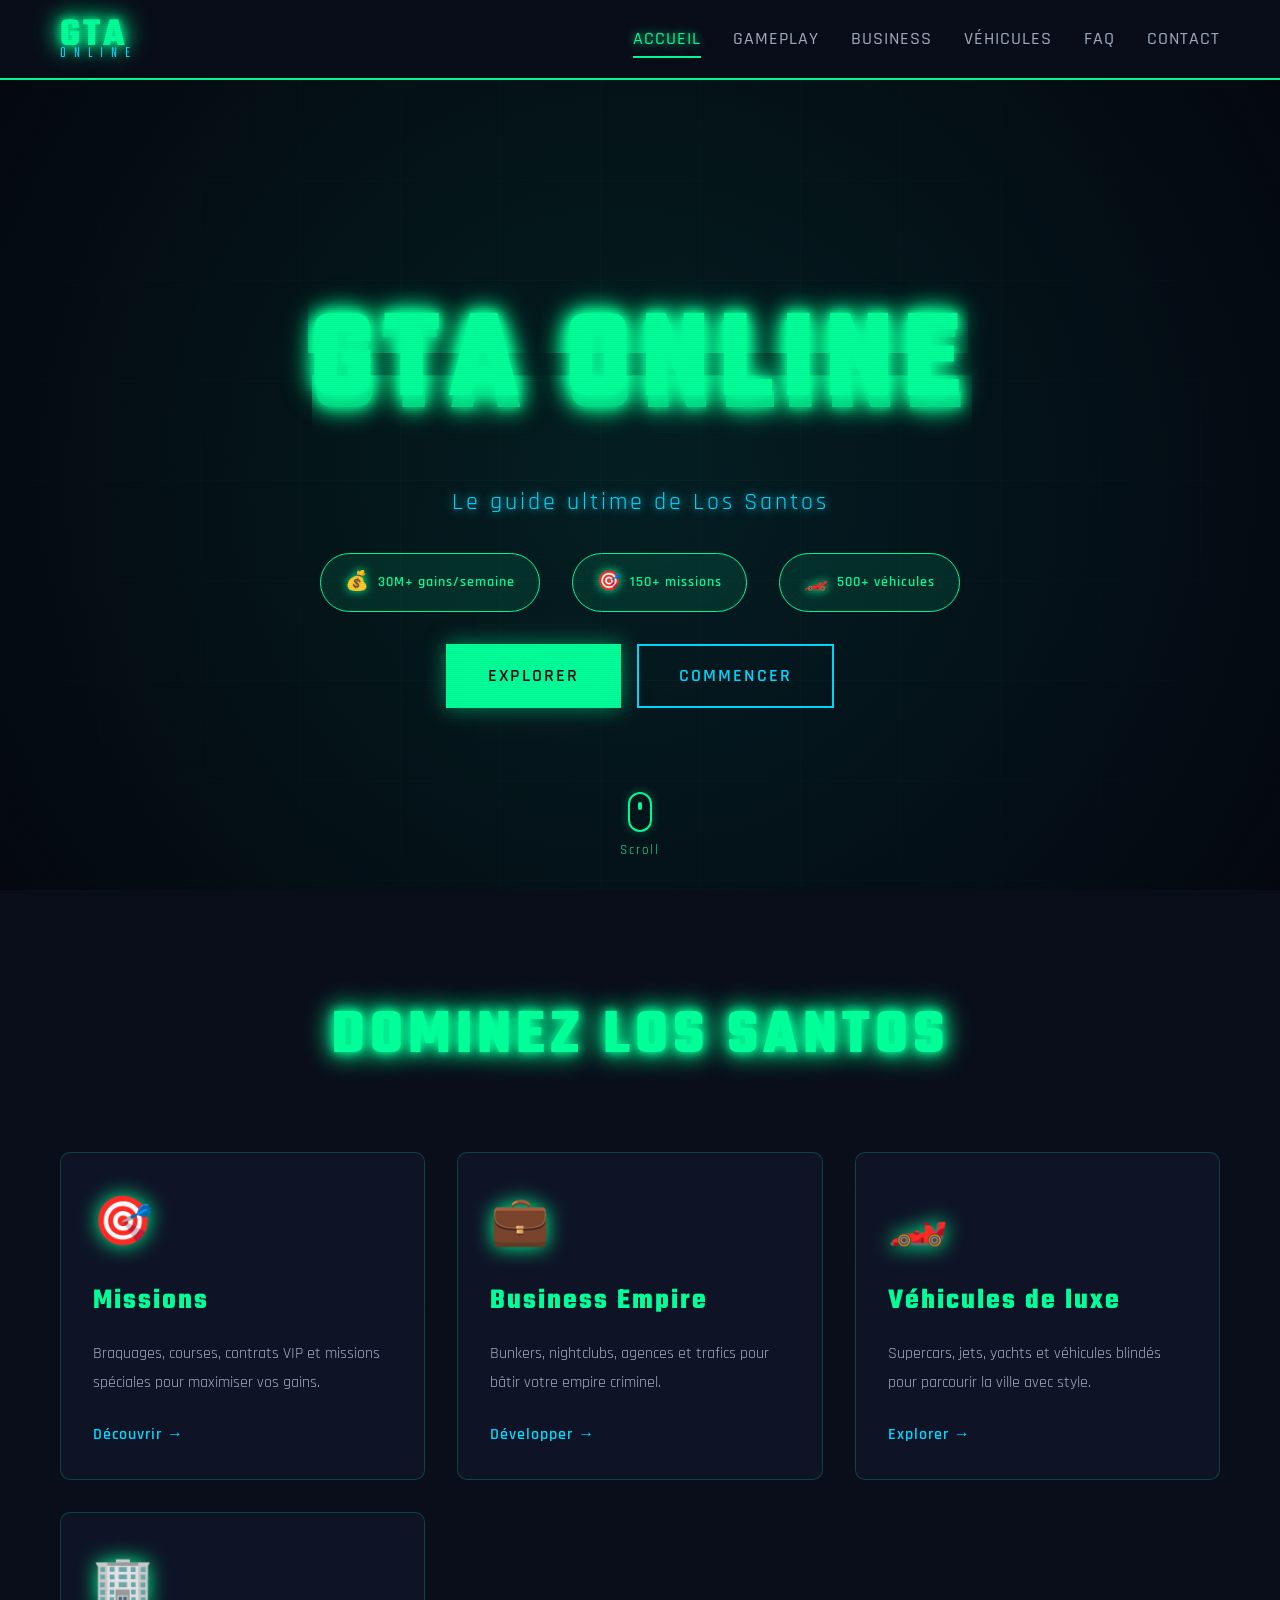
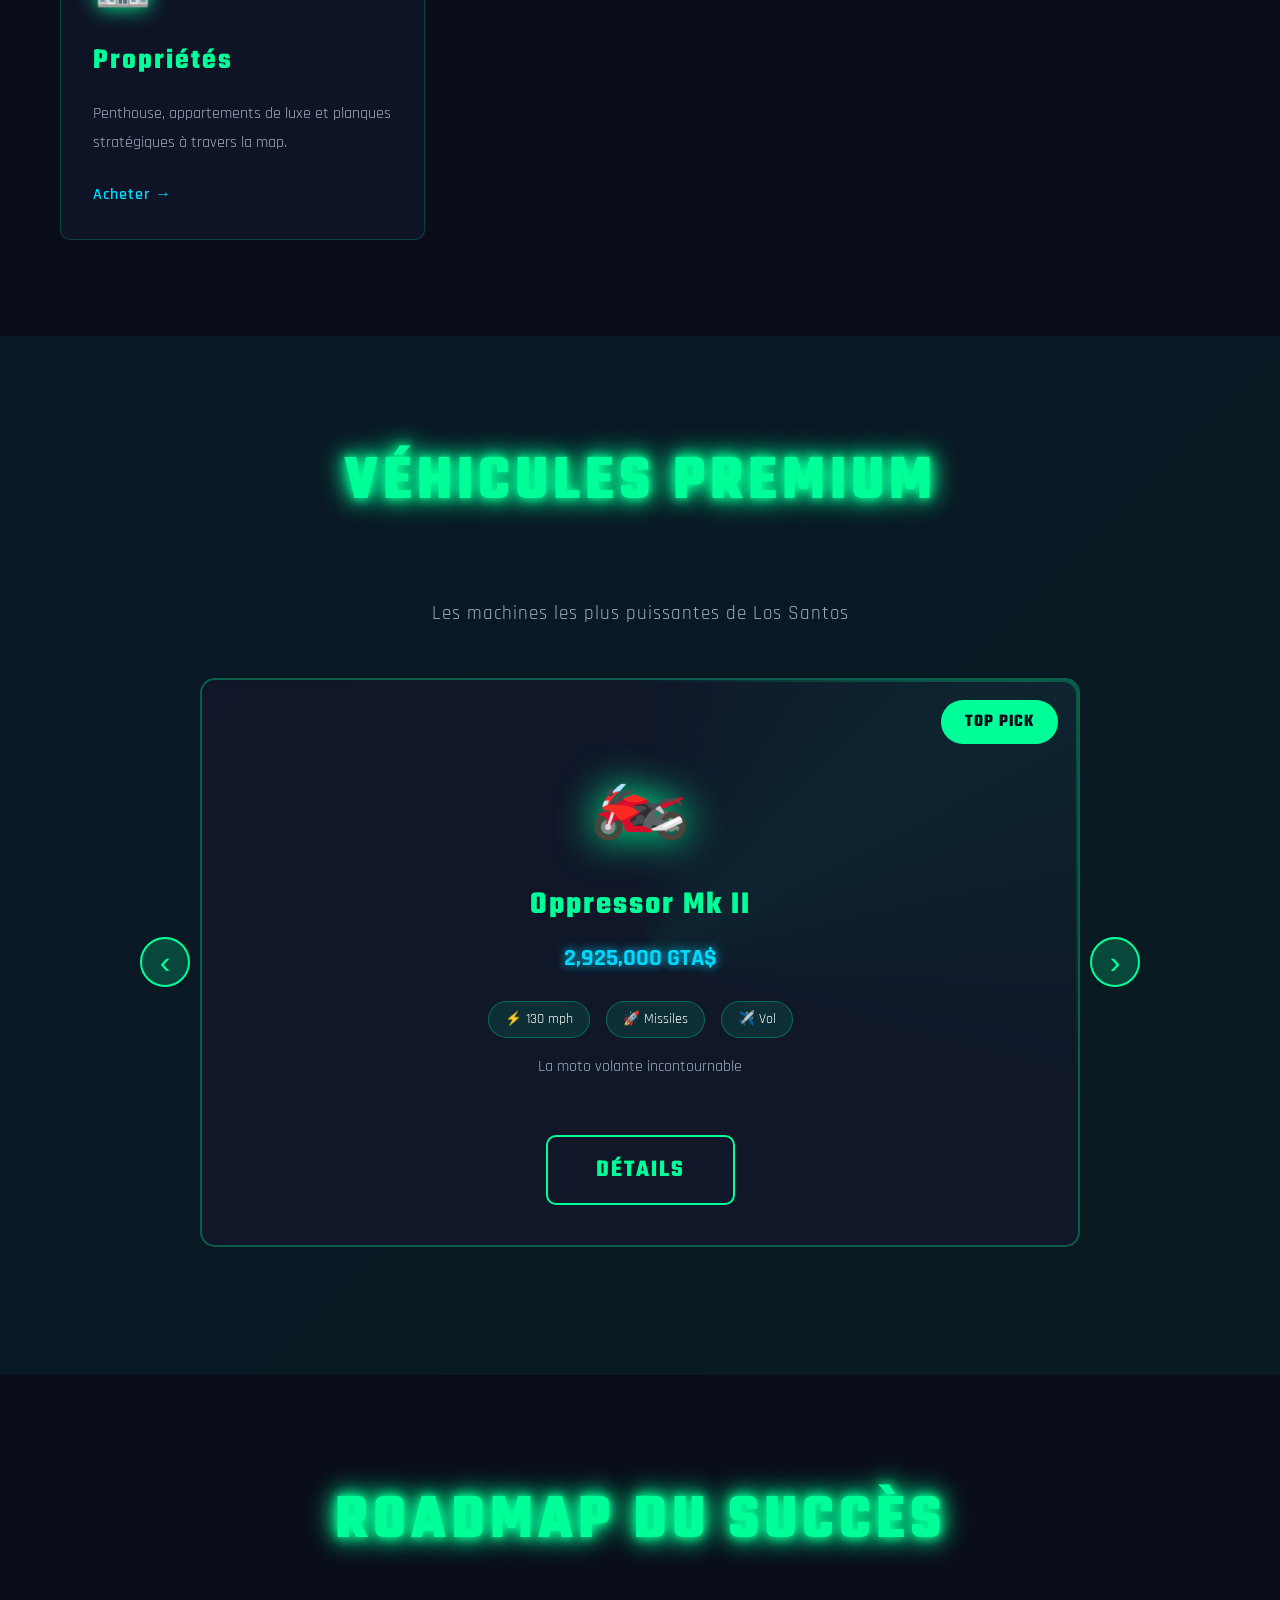
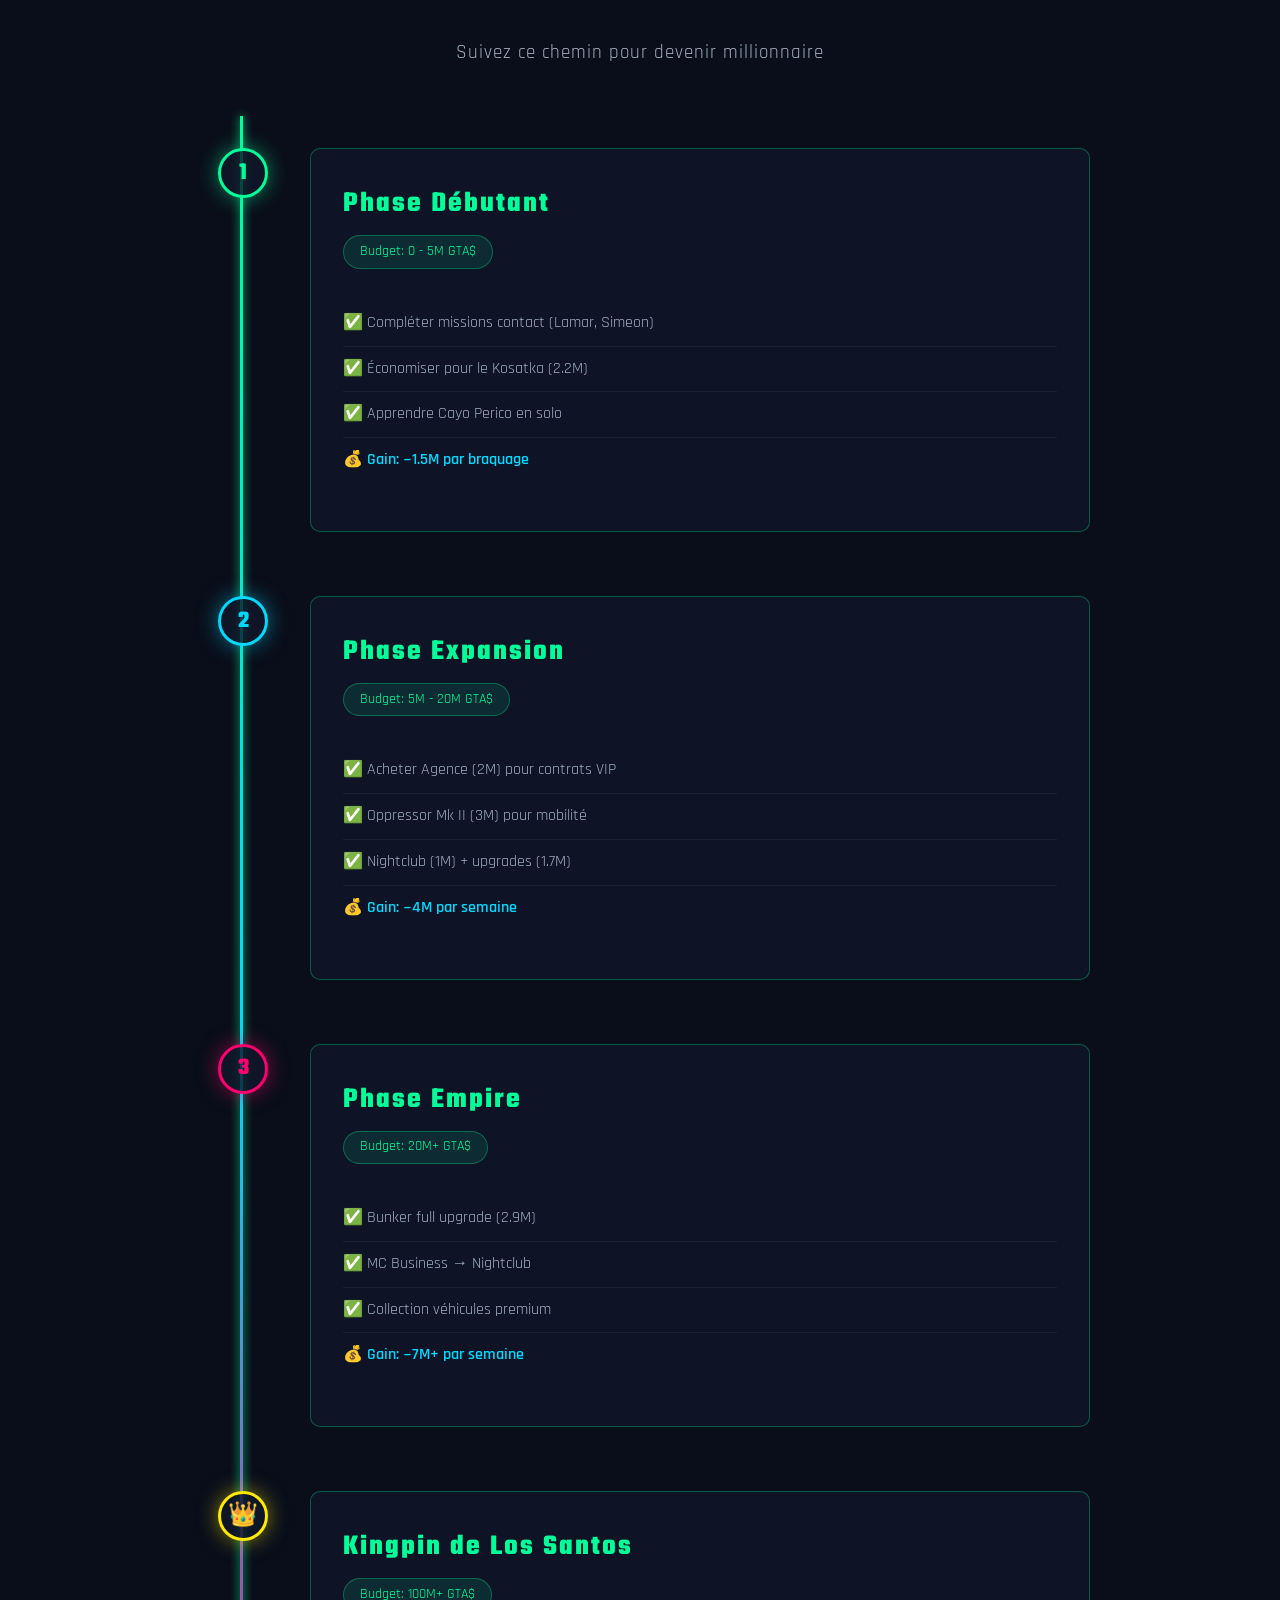
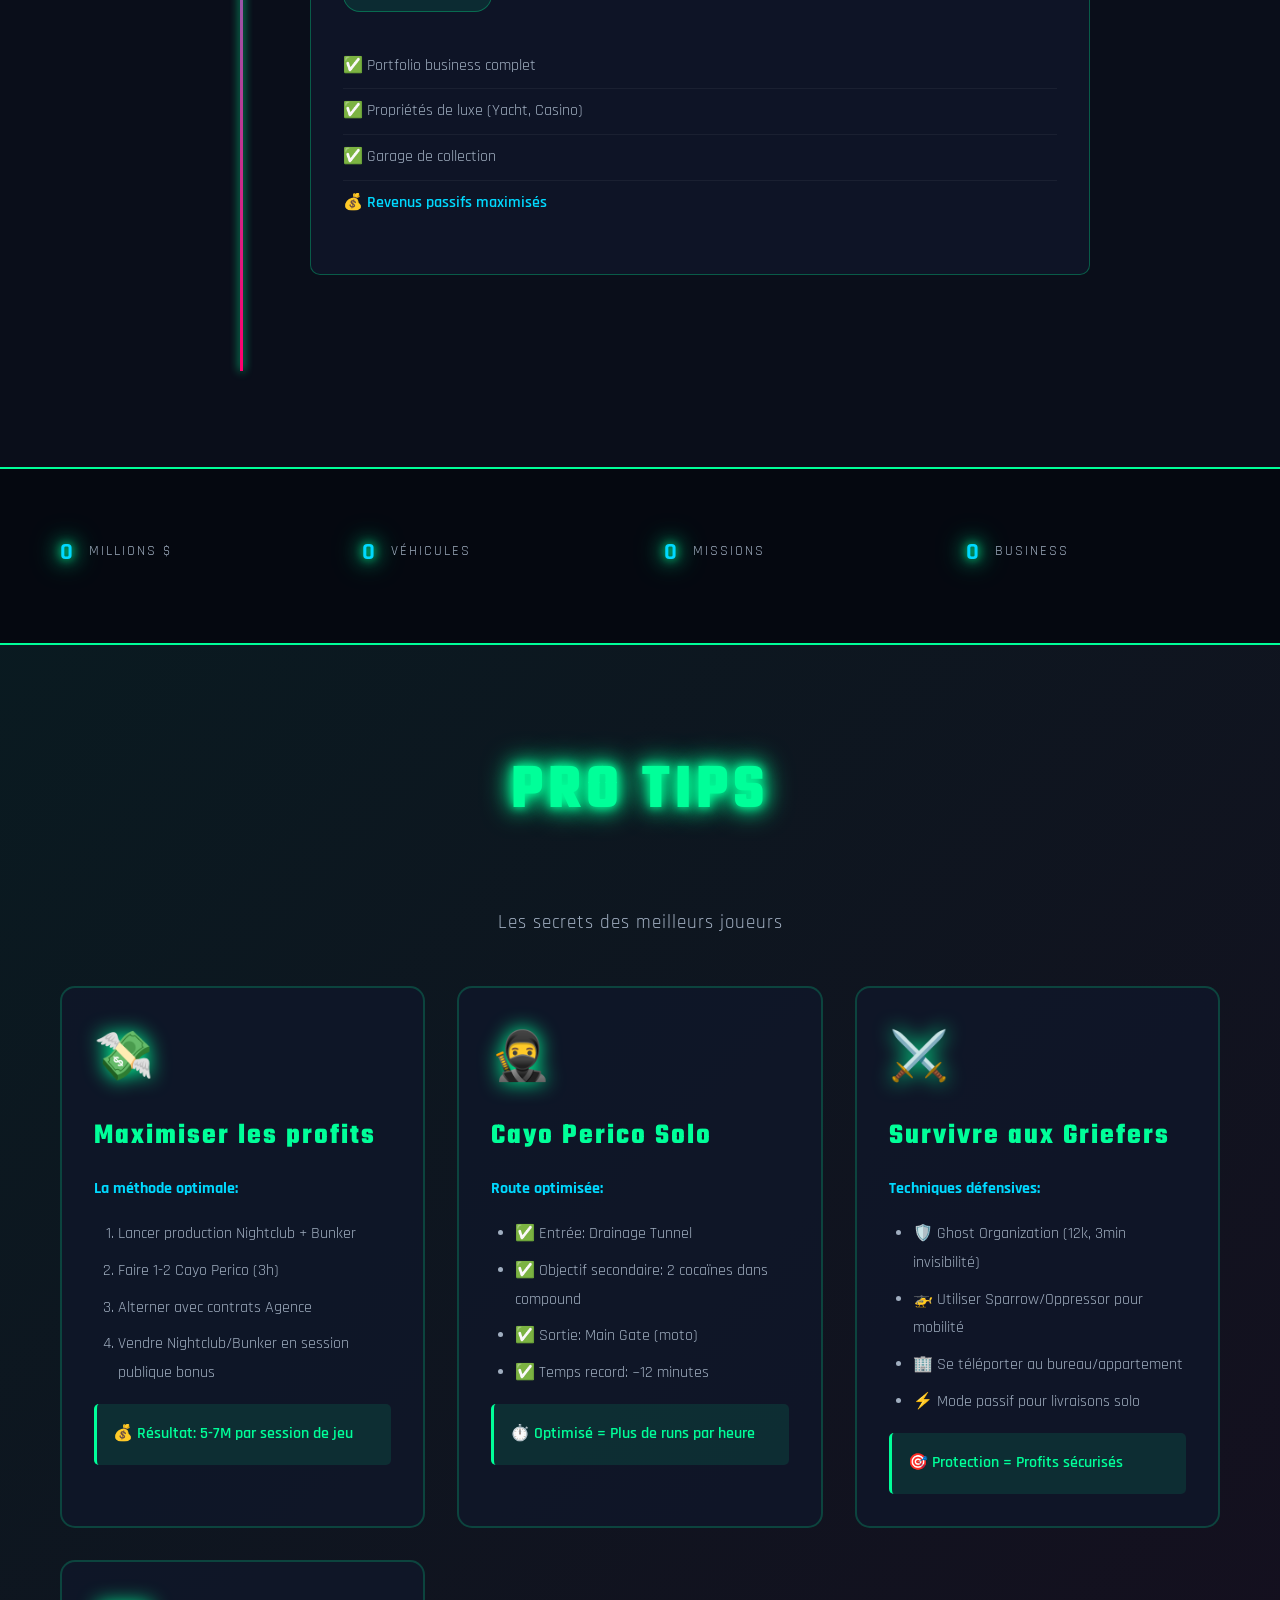
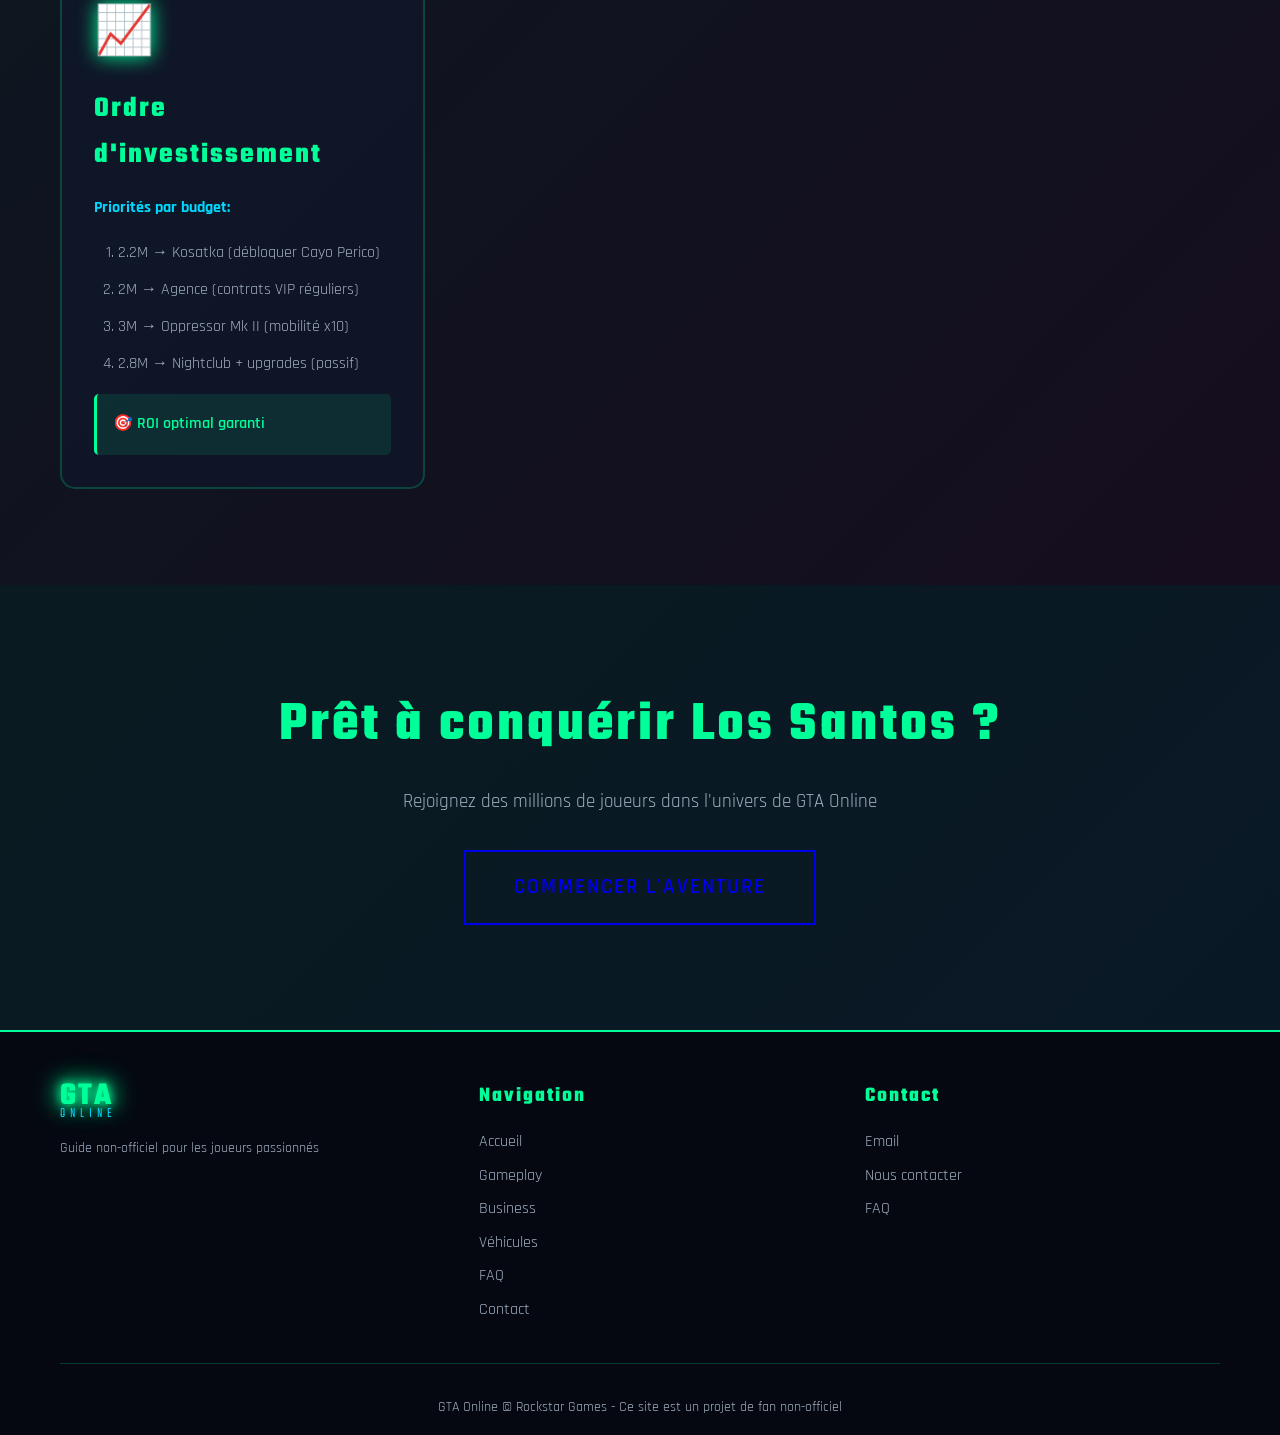
<file: index.html>
<!DOCTYPE html>
<html lang="fr">
<head>
    <meta charset="UTF-8">
    <meta name="viewport" content="width=device-width, initial-scale=1.0">
    <title>GTA Online - Le guide ultime de Los Santos</title>
    <meta name="description" content="Découvrez le guide complet de GTA Online : missions, business, véhicules et astuces pour dominer Los Santos">
    <link rel="icon" type="image/png" href="favicon.png">
    <link rel="apple-touch-icon" href="favicon.png">
    <link rel="stylesheet" href="styles.css">
    <link rel="preconnect" href="https://fonts.googleapis.com">
    <link rel="preconnect" href="https://fonts.gstatic.com" crossorigin>
    <link href="https://fonts.googleapis.com/css2?family=Teko:wght@300;500;700&family=Rajdhani:wght@300;500;700&display=swap" rel="stylesheet">
</head>
<body>
    <div class="scanlines"></div>
    <div class="noise"></div>

    <header class="main-header">
        <div class="container">
            <div class="logo">
                <span class="gta">GTA</span>
                <span class="online">ONLINE</span>
            </div>
            <button class="burger-menu" aria-label="Menu">
                <span></span>
                <span></span>
                <span></span>
            </button>
            <nav class="main-nav">
                <a href="index.html" class="nav-link active">Accueil</a>
                <a href="gameplay.html" class="nav-link">Gameplay</a>
                <a href="business.html" class="nav-link">Business</a>
                <a href="vehicles.html" class="nav-link">Véhicules</a>
                <a href="faq.html" class="nav-link">FAQ</a>
                <a href="contact.html" class="nav-link">Contact</a>
            </nav>
        </div>
    </header>

    <section class="hero">
        <canvas id="particles-canvas"></canvas>
        <div class="hero-content">
            <h1 class="hero-title">
                <span class="glitch" data-text="GTA ONLINE">GTA ONLINE</span>
            </h1>
            <p class="hero-subtitle">Le guide ultime de Los Santos</p>
            <div class="hero-stats-mini">
                <div class="mini-stat">
                    <span class="mini-stat-icon">💰</span>
                    <span class="mini-stat-text">30M+ gains/semaine</span>
                </div>
                <div class="mini-stat">
                    <span class="mini-stat-icon">🎯</span>
                    <span class="mini-stat-text">150+ missions</span>
                </div>
                <div class="mini-stat">
                    <span class="mini-stat-icon">🏎️</span>
                    <span class="mini-stat-text">500+ véhicules</span>
                </div>
            </div>
            <div class="hero-cta">
                <a href="#features" class="btn btn-primary">Explorer</a>
                <a href="gameplay.html" class="btn btn-secondary">Commencer</a>
            </div>
        </div>
        <div class="scroll-indicator">
            <div class="mouse"></div>
            <span>Scroll</span>
        </div>
        <div class="hero-overlay"></div>
    </section>

    <section id="features" class="features">
        <div class="container">
            <h2 class="section-title">Dominez Los Santos</h2>
            
            <div class="feature-grid">
                <div class="feature-card" data-category="missions">
                    <div class="feature-icon">🎯</div>
                    <h3>Missions</h3>
                    <p>Braquages, courses, contrats VIP et missions spéciales pour maximiser vos gains.</p>
                    <a href="gameplay.html" class="feature-link">Découvrir →</a>
                </div>

                <div class="feature-card" data-category="business">
                    <div class="feature-icon">💼</div>
                    <h3>Business Empire</h3>
                    <p>Bunkers, nightclubs, agences et trafics pour bâtir votre empire criminel.</p>
                    <a href="business.html" class="feature-link">Développer →</a>
                </div>

                <div class="feature-card" data-category="vehicles">
                    <div class="feature-icon">🏎️</div>
                    <h3>Véhicules de luxe</h3>
                    <p>Supercars, jets, yachts et véhicules blindés pour parcourir la ville avec style.</p>
                    <a href="vehicles.html" class="feature-link">Explorer →</a>
                </div>

                <div class="feature-card" data-category="properties">
                    <div class="feature-icon">🏢</div>
                    <h3>Propriétés</h3>
                    <p>Penthouse, appartements de luxe et planques stratégiques à travers la map.</p>
                    <a href="#" class="feature-link">Acheter →</a>
                </div>
            </div>
        </div>
    </section>

    <section class="vehicles-showcase">
        <div class="container">
            <h2 class="section-title">Véhicules Premium</h2>
            <p class="section-subtitle">Les machines les plus puissantes de Los Santos</p>
            
            <div class="vehicle-carousel">
                <button class="carousel-btn prev" aria-label="Précédent">‹</button>
                <div class="carousel-track">
                    <div class="vehicle-slide active">
                        <div class="vehicle-card">
                            <div class="vehicle-badge">TOP PICK</div>
                            <div class="vehicle-image-placeholder">🏍️</div>
                            <h3>Oppressor Mk II</h3>
                            <p class="vehicle-price">2,925,000 GTA$</p>
                            <div class="vehicle-specs">
                                <span class="spec">⚡ 130 mph</span>
                                <span class="spec">🚀 Missiles</span>
                                <span class="spec">✈️ Vol</span>
                            </div>
                            <p class="vehicle-desc">La moto volante incontournable</p>
                            <button class="btn-details" data-vehicle="oppressor">Détails</button>
                        </div>
                    </div>
                    <div class="vehicle-slide">
                        <div class="vehicle-card">
                            <div class="vehicle-badge">NOUVEAU</div>
                            <div class="vehicle-image-placeholder">🚗</div>
                            <h3>Pegassi Toreador</h3>
                            <p class="vehicle-price">3,660,000 GTA$</p>
                            <div class="vehicle-specs">
                                <span class="spec">⚡ 135 mph</span>
                                <span class="spec">🌊 Amphibie</span>
                                <span class="spec">🚀 Boost ∞</span>
                            </div>
                            <p class="vehicle-desc">Voiture sous-marine avec boost illimité</p>
                            <button class="btn-details" data-vehicle="toreador">Détails</button>
                        </div>
                    </div>
                    <div class="vehicle-slide">
                        <div class="vehicle-card">
                            <div class="vehicle-badge">ESSENTIEL</div>
                            <div class="vehicle-image-placeholder">🚁</div>
                            <h3>Sparrow</h3>
                            <p class="vehicle-price">1,815,000 GTA$</p>
                            <div class="vehicle-specs">
                                <span class="spec">⚡ 168 mph</span>
                                <span class="spec">🚀 Missiles</span>
                                <span class="spec">📍 Spawn rapide</span>
                            </div>
                            <p class="vehicle-desc">Hélico ultra-rapide du Kosatka</p>
                            <button class="btn-details" data-vehicle="sparrow">Détails</button>
                        </div>
                    </div>
                    <div class="vehicle-slide">
                        <div class="vehicle-card">
                            <div class="vehicle-badge">BASE</div>
                            <div class="vehicle-image-placeholder">🚢</div>
                            <h3>Kosatka</h3>
                            <p class="vehicle-price">2,200,000 GTA$</p>
                            <div class="vehicle-specs">
                                <span class="spec">🌊 Sous-marin</span>
                                <span class="spec">🎯 Cayo Perico</span>
                                <span class="spec">🚁 Héliport</span>
                            </div>
                            <p class="vehicle-desc">Votre QG mobile pour braquages</p>
                            <button class="btn-details" data-vehicle="kosatka">Détails</button>
                        </div>
                    </div>
                </div>
                <button class="carousel-btn next" aria-label="Suivant">›</button>
            </div>
            <div class="carousel-dots"></div>
        </div>
    </section>

    <section class="missions-timeline">
        <div class="container">
            <h2 class="section-title">Roadmap du succès</h2>
            <p class="section-subtitle">Suivez ce chemin pour devenir millionnaire</p>
            
            <div class="timeline">
                <div class="timeline-item" data-level="débutant">
                    <div class="timeline-marker">1</div>
                    <div class="timeline-content">
                        <h3>Phase Débutant</h3>
                        <span class="timeline-budget">Budget: 0 - 5M GTA$</span>
                        <ul>
                            <li>✅ Compléter missions contact (Lamar, Simeon)</li>
                            <li>✅ Économiser pour le Kosatka (2.2M)</li>
                            <li>✅ Apprendre Cayo Perico en solo</li>
                            <li>💰 Gain: ~1.5M par braquage</li>
                        </ul>
                    </div>
                </div>
                
                <div class="timeline-item" data-level="intermédiaire">
                    <div class="timeline-marker">2</div>
                    <div class="timeline-content">
                        <h3>Phase Expansion</h3>
                        <span class="timeline-budget">Budget: 5M - 20M GTA$</span>
                        <ul>
                            <li>✅ Acheter Agence (2M) pour contrats VIP</li>
                            <li>✅ Oppressor Mk II (3M) pour mobilité</li>
                            <li>✅ Nightclub (1M) + upgrades (1.7M)</li>
                            <li>💰 Gain: ~4M par semaine</li>
                        </ul>
                    </div>
                </div>
                
                <div class="timeline-item" data-level="avancé">
                    <div class="timeline-marker">3</div>
                    <div class="timeline-content">
                        <h3>Phase Empire</h3>
                        <span class="timeline-budget">Budget: 20M+ GTA$</span>
                        <ul>
                            <li>✅ Bunker full upgrade (2.9M)</li>
                            <li>✅ MC Business → Nightclub</li>
                            <li>✅ Collection véhicules premium</li>
                            <li>💰 Gain: ~7M+ par semaine</li>
                        </ul>
                    </div>
                </div>
                
                <div class="timeline-item" data-level="expert">
                    <div class="timeline-marker">👑</div>
                    <div class="timeline-content">
                        <h3>Kingpin de Los Santos</h3>
                        <span class="timeline-budget">Budget: 100M+ GTA$</span>
                        <ul>
                            <li>✅ Portfolio business complet</li>
                            <li>✅ Propriétés de luxe (Yacht, Casino)</li>
                            <li>✅ Garage de collection</li>
                            <li>💰 Revenus passifs maximisés</li>
                        </ul>
                    </div>
                </div>
            </div>
        </div>
    </section>

    <section class="stats">
        <div class="container">
            <div class="stats-grid">
                <div class="stat-item">
                    <div class="stat-number" data-count="30">0</div>
                    <div class="stat-label">Millions $</div>
                </div>
                <div class="stat-item">
                    <div class="stat-number" data-count="500">0</div>
                    <div class="stat-label">Véhicules</div>
                </div>
                <div class="stat-item">
                    <div class="stat-number" data-count="150">0</div>
                    <div class="stat-label">Missions</div>
                </div>
                <div class="stat-item">
                    <div class="stat-number" data-count="8">0</div>
                    <div class="stat-label">Business</div>
                </div>
            </div>
        </div>
    </section>

    <section class="tips-section">
        <div class="container">
            <h2 class="section-title">Pro Tips</h2>
            <p class="section-subtitle">Les secrets des meilleurs joueurs</p>
            
            <div class="tips-grid">
                <div class="tip-card" data-tip="money">
                    <div class="tip-icon">💸</div>
                    <h3>Maximiser les profits</h3>
                    <div class="tip-content">
                        <p><strong>La méthode optimale:</strong></p>
                        <ol>
                            <li>Lancer production Nightclub + Bunker</li>
                            <li>Faire 1-2 Cayo Perico (3h)</li>
                            <li>Alterner avec contrats Agence</li>
                            <li>Vendre Nightclub/Bunker en session publique bonus</li>
                        </ol>
                        <p class="tip-result">💰 Résultat: 5-7M par session de jeu</p>
                    </div>
                </div>

                <div class="tip-card" data-tip="stealth">
                    <div class="tip-icon">🥷</div>
                    <h3>Cayo Perico Solo</h3>
                    <div class="tip-content">
                        <p><strong>Route optimisée:</strong></p>
                        <ul>
                            <li>✅ Entrée: Drainage Tunnel</li>
                            <li>✅ Objectif secondaire: 2 cocaïnes dans compound</li>
                            <li>✅ Sortie: Main Gate (moto)</li>
                            <li>✅ Temps record: ~12 minutes</li>
                        </ul>
                        <p class="tip-result">⏱️ Optimisé = Plus de runs par heure</p>
                    </div>
                </div>

                <div class="tip-card" data-tip="pvp">
                    <div class="tip-icon">⚔️</div>
                    <h3>Survivre aux Griefers</h3>
                    <div class="tip-content">
                        <p><strong>Techniques défensives:</strong></p>
                        <ul>
                            <li>🛡️ Ghost Organization (12k, 3min invisibilité)</li>
                            <li>🚁 Utiliser Sparrow/Oppressor pour mobilité</li>
                            <li>🏢 Se téléporter au bureau/appartement</li>
                            <li>⚡ Mode passif pour livraisons solo</li>
                        </ul>
                        <p class="tip-result">🎯 Protection = Profits sécurisés</p>
                    </div>
                </div>

                <div class="tip-card" data-tip="invest">
                    <div class="tip-icon">📈</div>
                    <h3>Ordre d'investissement</h3>
                    <div class="tip-content">
                        <p><strong>Priorités par budget:</strong></p>
                        <ol>
                            <li>2.2M → Kosatka (débloquer Cayo Perico)</li>
                            <li>2M → Agence (contrats VIP réguliers)</li>
                            <li>3M → Oppressor Mk II (mobilité x10)</li>
                            <li>2.8M → Nightclub + upgrades (passif)</li>
                        </ol>
                        <p class="tip-result">🎯 ROI optimal garanti</p>
                    </div>
                </div>
            </div>
        </div>
    </section>

    <section class="cta-section">
        <div class="container">
            <h2>Prêt à conquérir Los Santos ?</h2>
            <p>Rejoignez des millions de joueurs dans l'univers de GTA Online</p>
            <a href="gameplay.html" class="btn btn-large">Commencer l'aventure</a>
        </div>
    </section>

    <!-- Modal pour détails véhicules -->
    <div class="modal" id="vehicle-modal">
        <div class="modal-overlay"></div>
        <div class="modal-content">
            <button class="modal-close">&times;</button>
            <div class="modal-body">
                <h2 class="modal-title">Chargement...</h2>
                <div class="modal-details"></div>
            </div>
        </div>
    </div>

    <footer class="main-footer">
        <div class="container">
            <div class="footer-content">
                <div class="footer-brand">
                    <div class="logo-footer">
                        <span class="gta">GTA</span>
                        <span class="online">ONLINE</span>
                    </div>
                    <p>Guide non-officiel pour les joueurs passionnés</p>
                </div>
                <div class="footer-links">
                    <div class="footer-column">
                        <h4>Navigation</h4>
                        <a href="index.html">Accueil</a>
                        <a href="gameplay.html">Gameplay</a>
                        <a href="business.html">Business</a>
                        <a href="vehicles.html">Véhicules</a>
                        <a href="faq.html">FAQ</a>
                        <a href="contact.html">Contact</a>
                    </div>
                    <div class="footer-column">
                        <h4>Contact</h4>
                        <a href="mailto:contact.gta.site@gmail.com">Email</a>
                        <a href="contact.html">Nous contacter</a>
                        <a href="faq.html">FAQ</a>
                    </div>
                </div>
            </div>
            <div class="footer-bottom">
                <p>GTA Online © Rockstar Games - Ce site est un projet de fan non-officiel</p>
            </div>
        </div>
    </footer>

    <script src="app.js"></script>
</body>
</html>
</file>
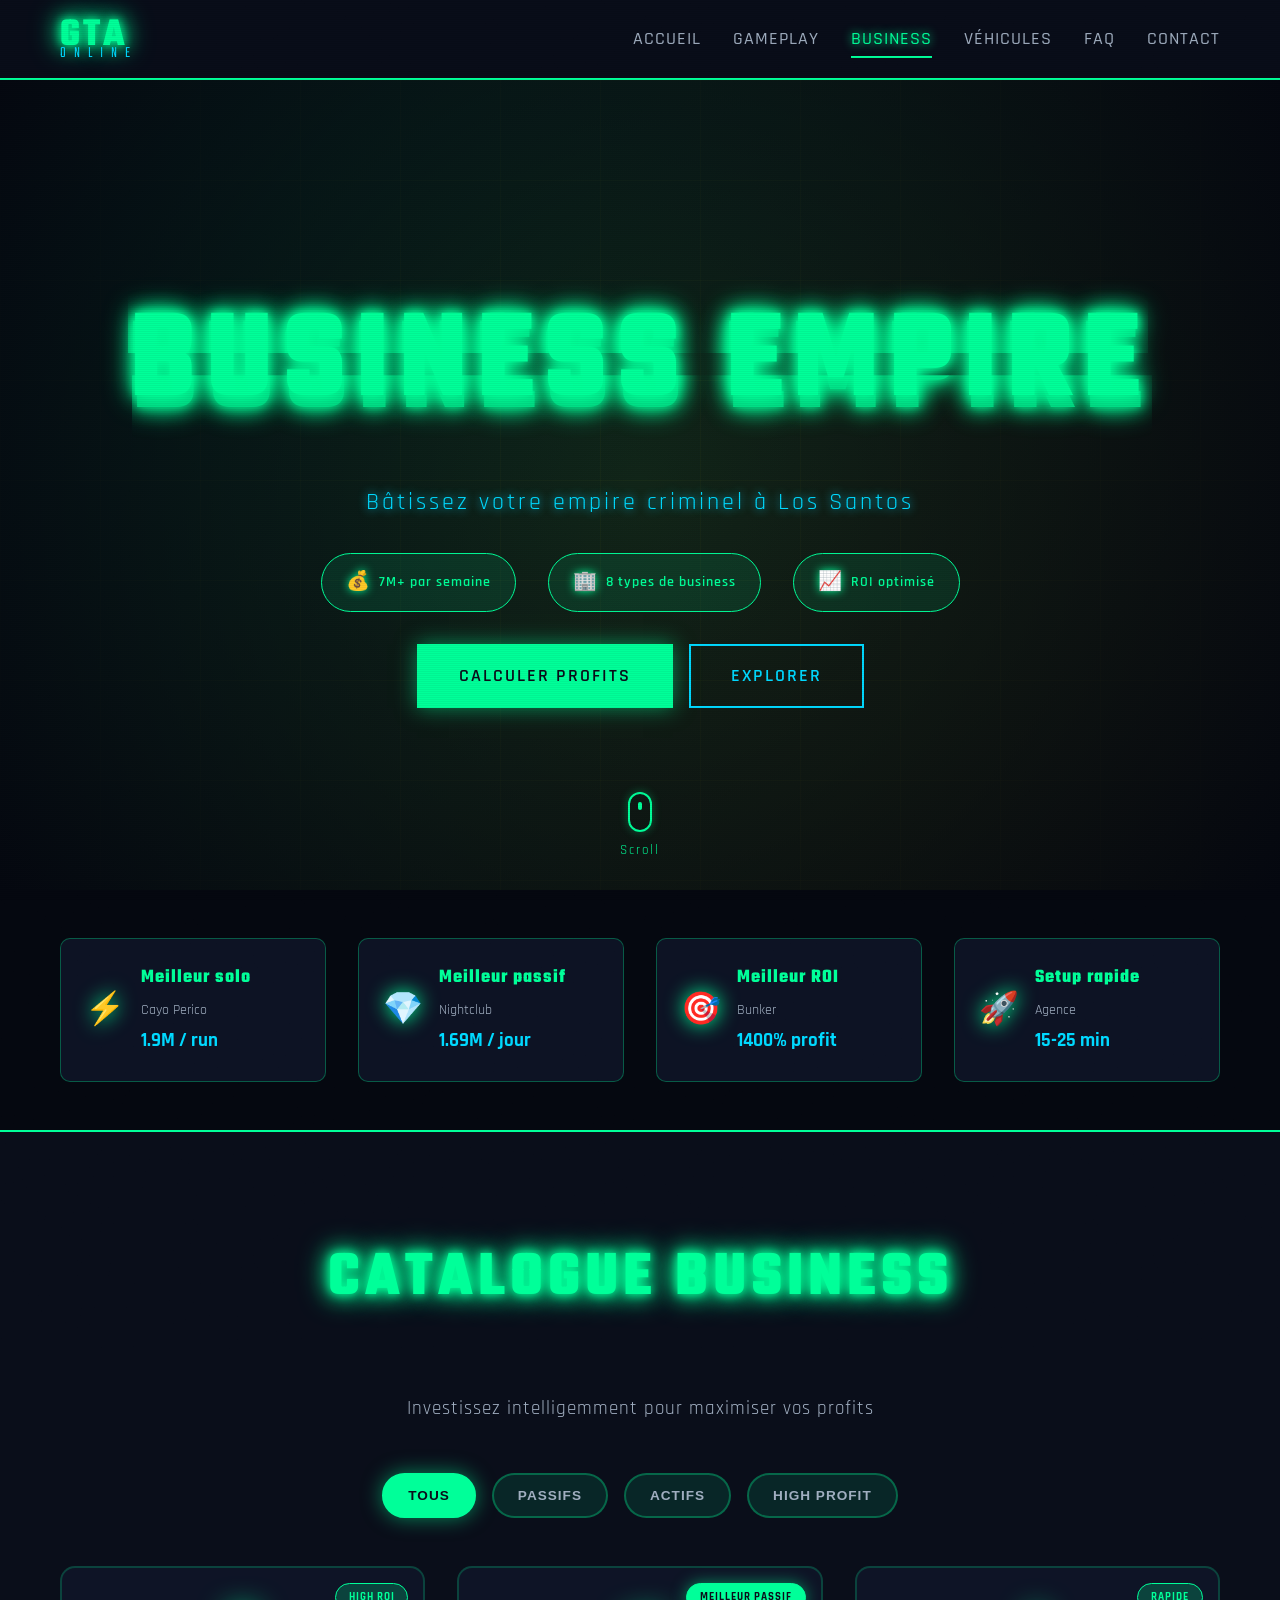
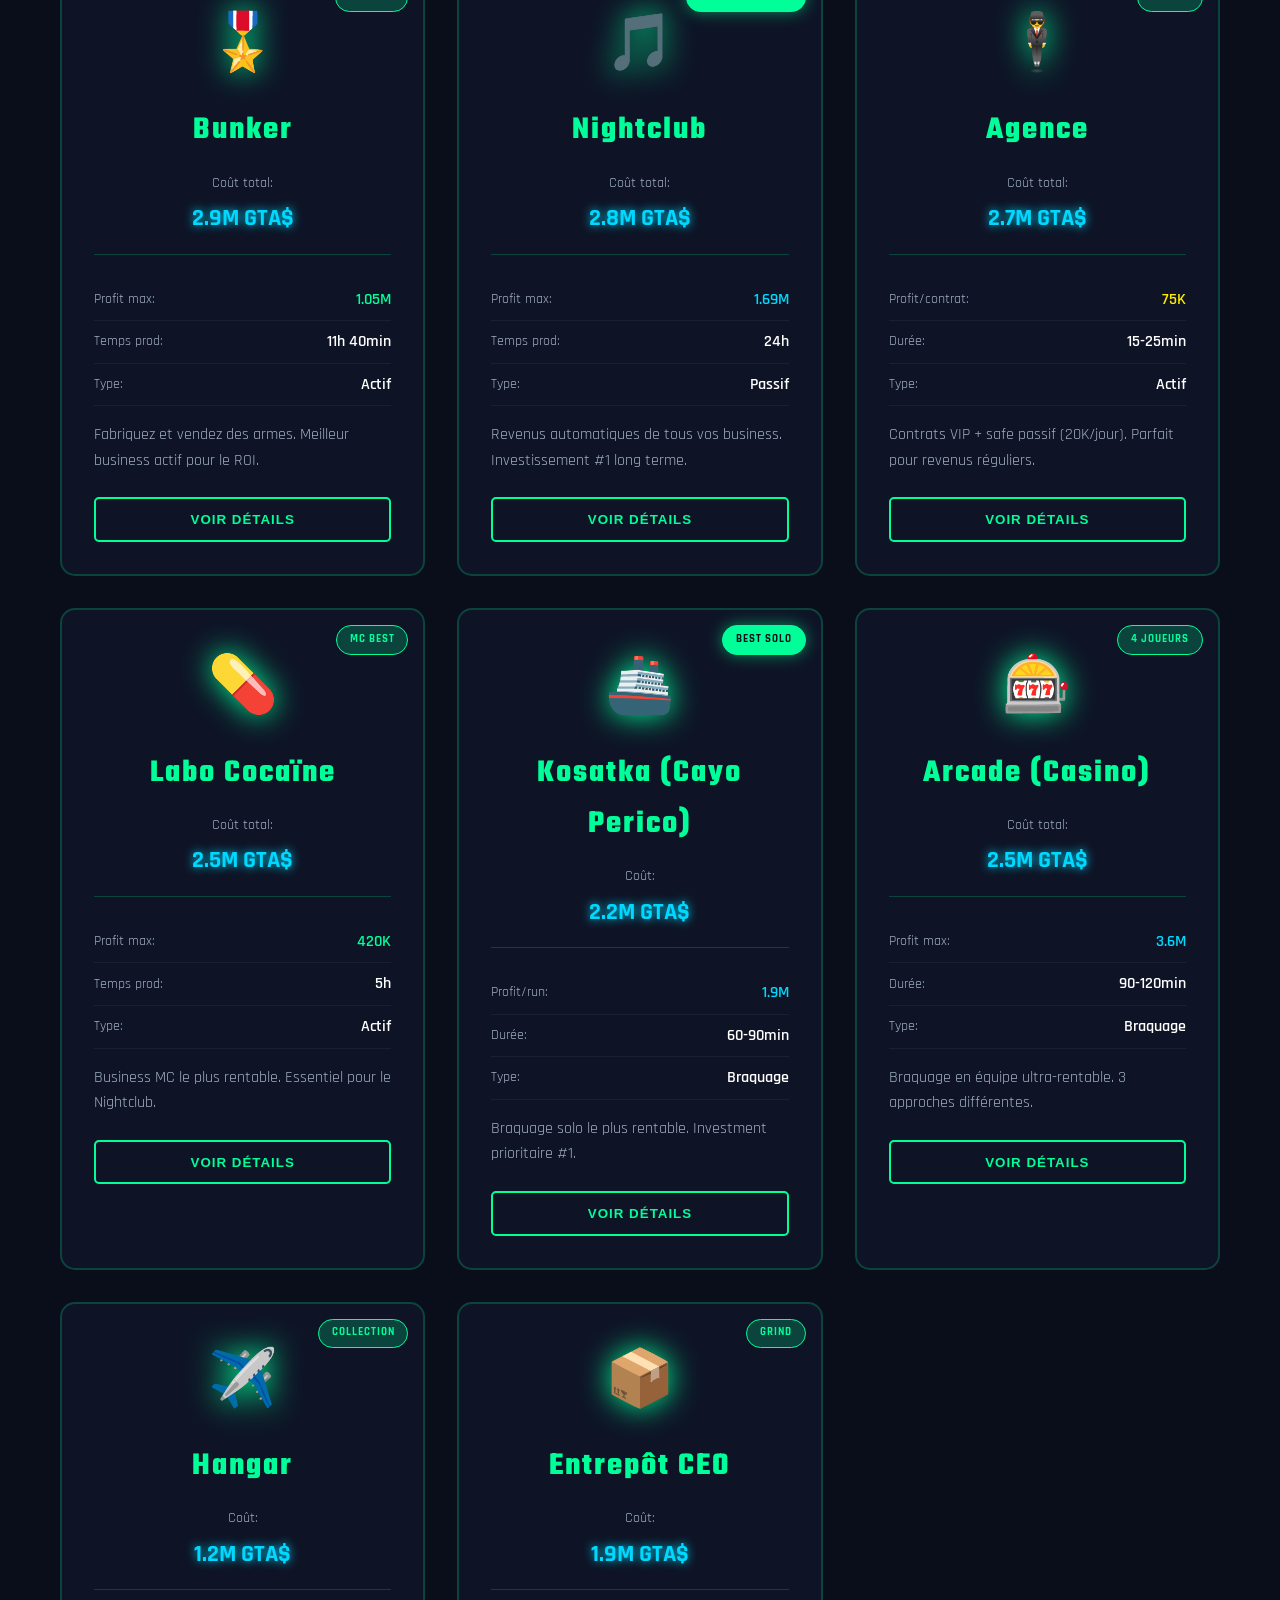
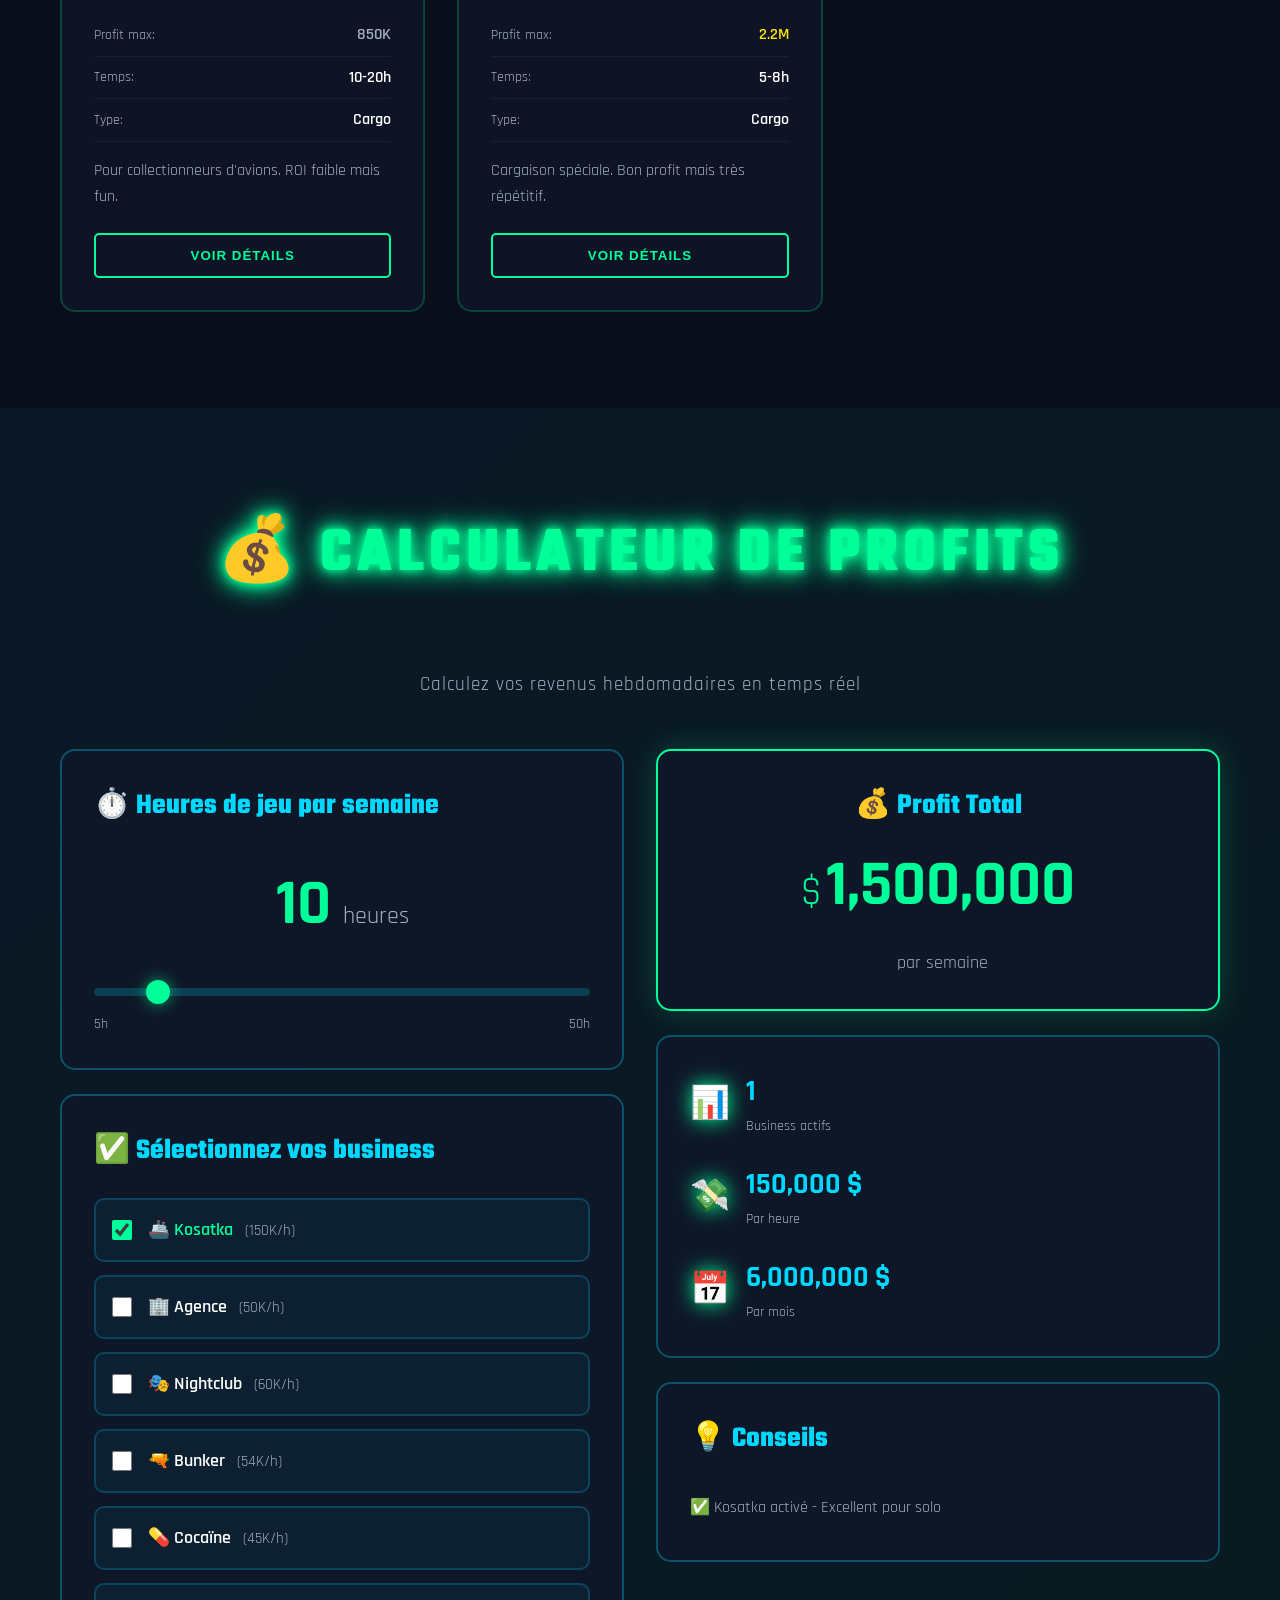
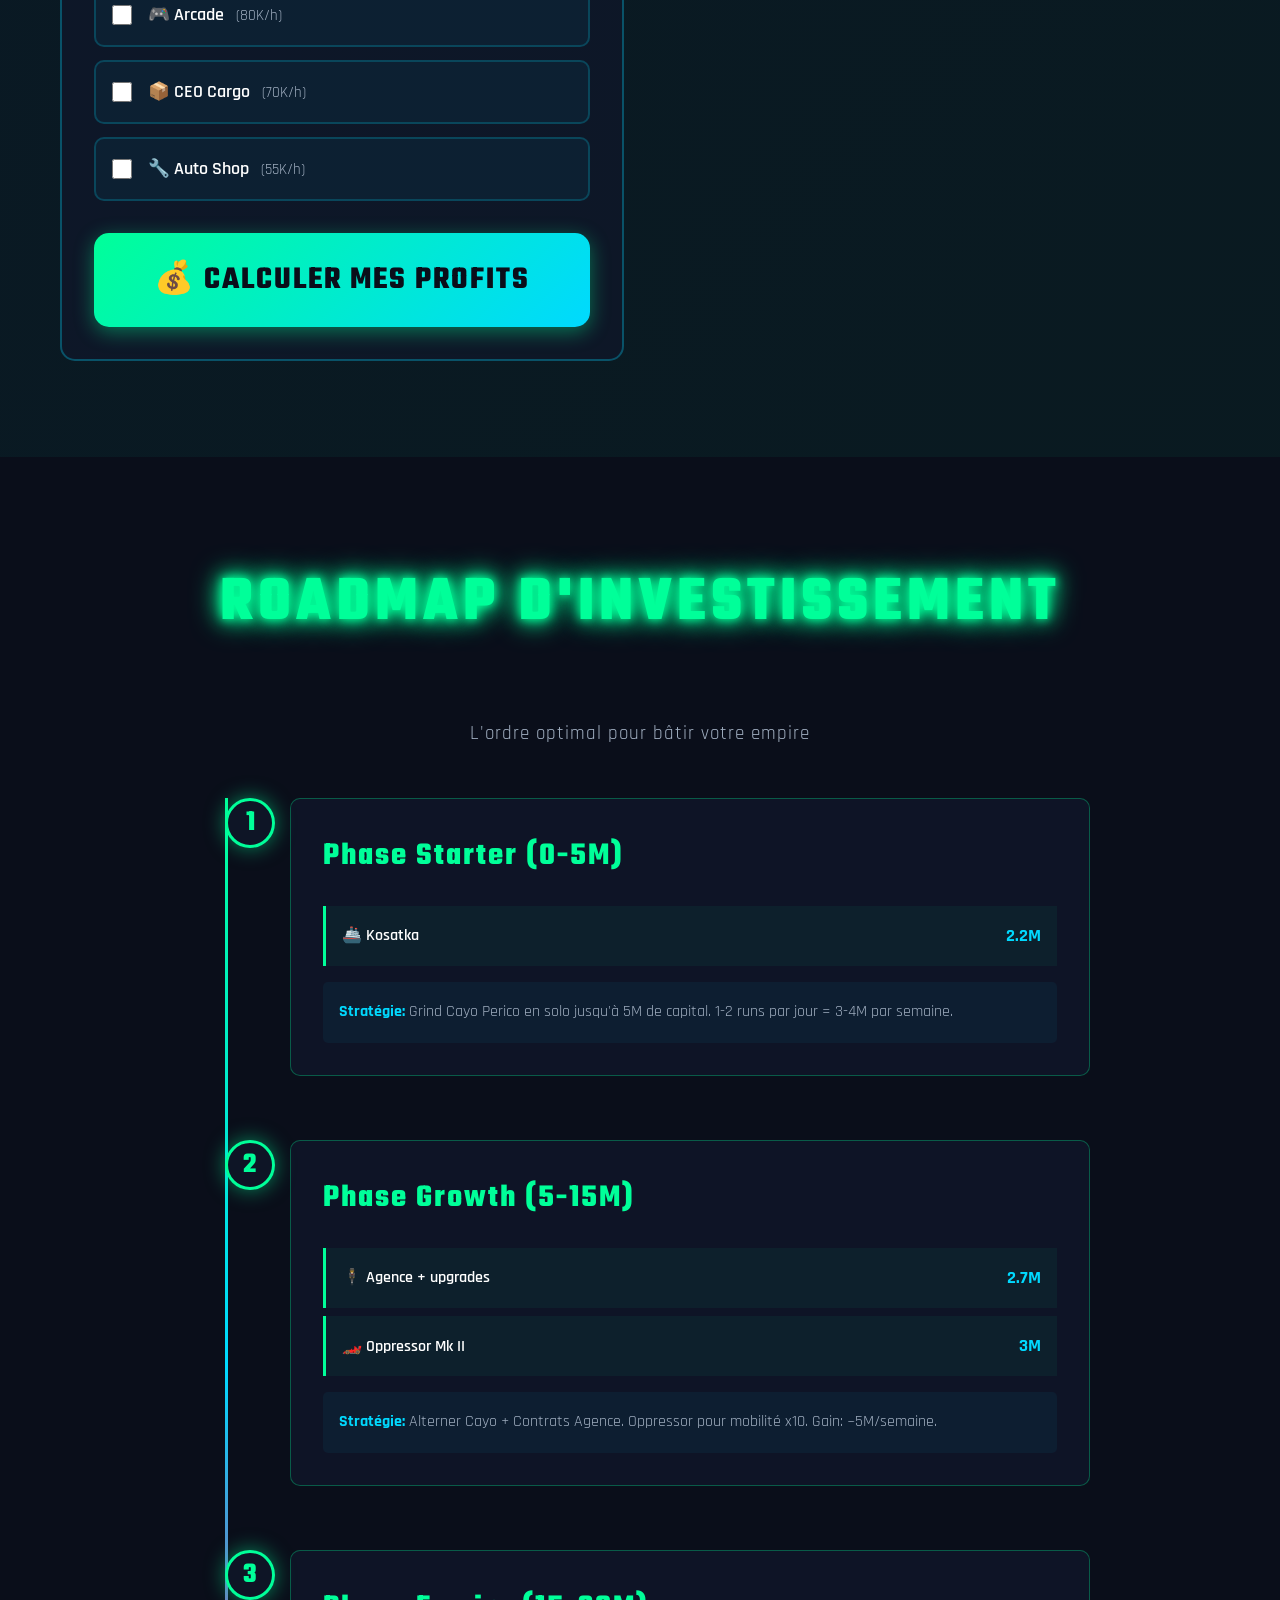
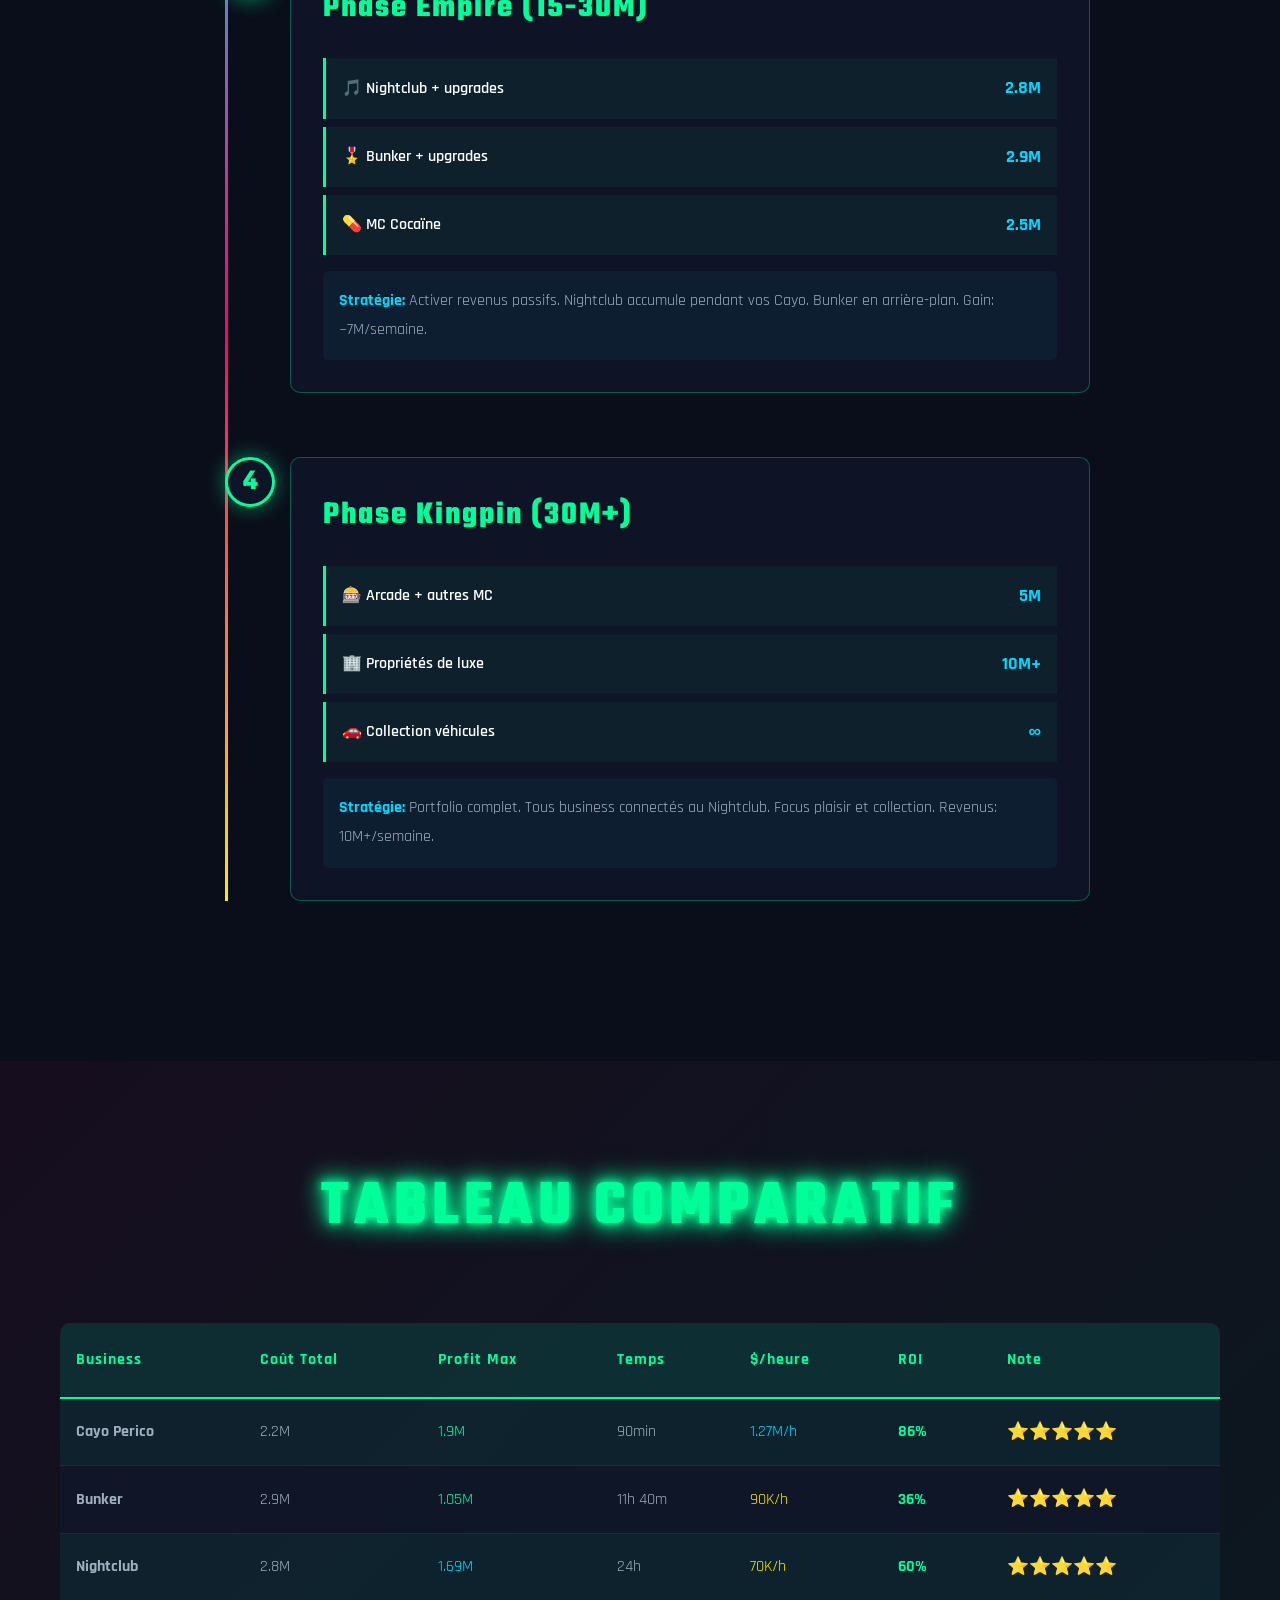
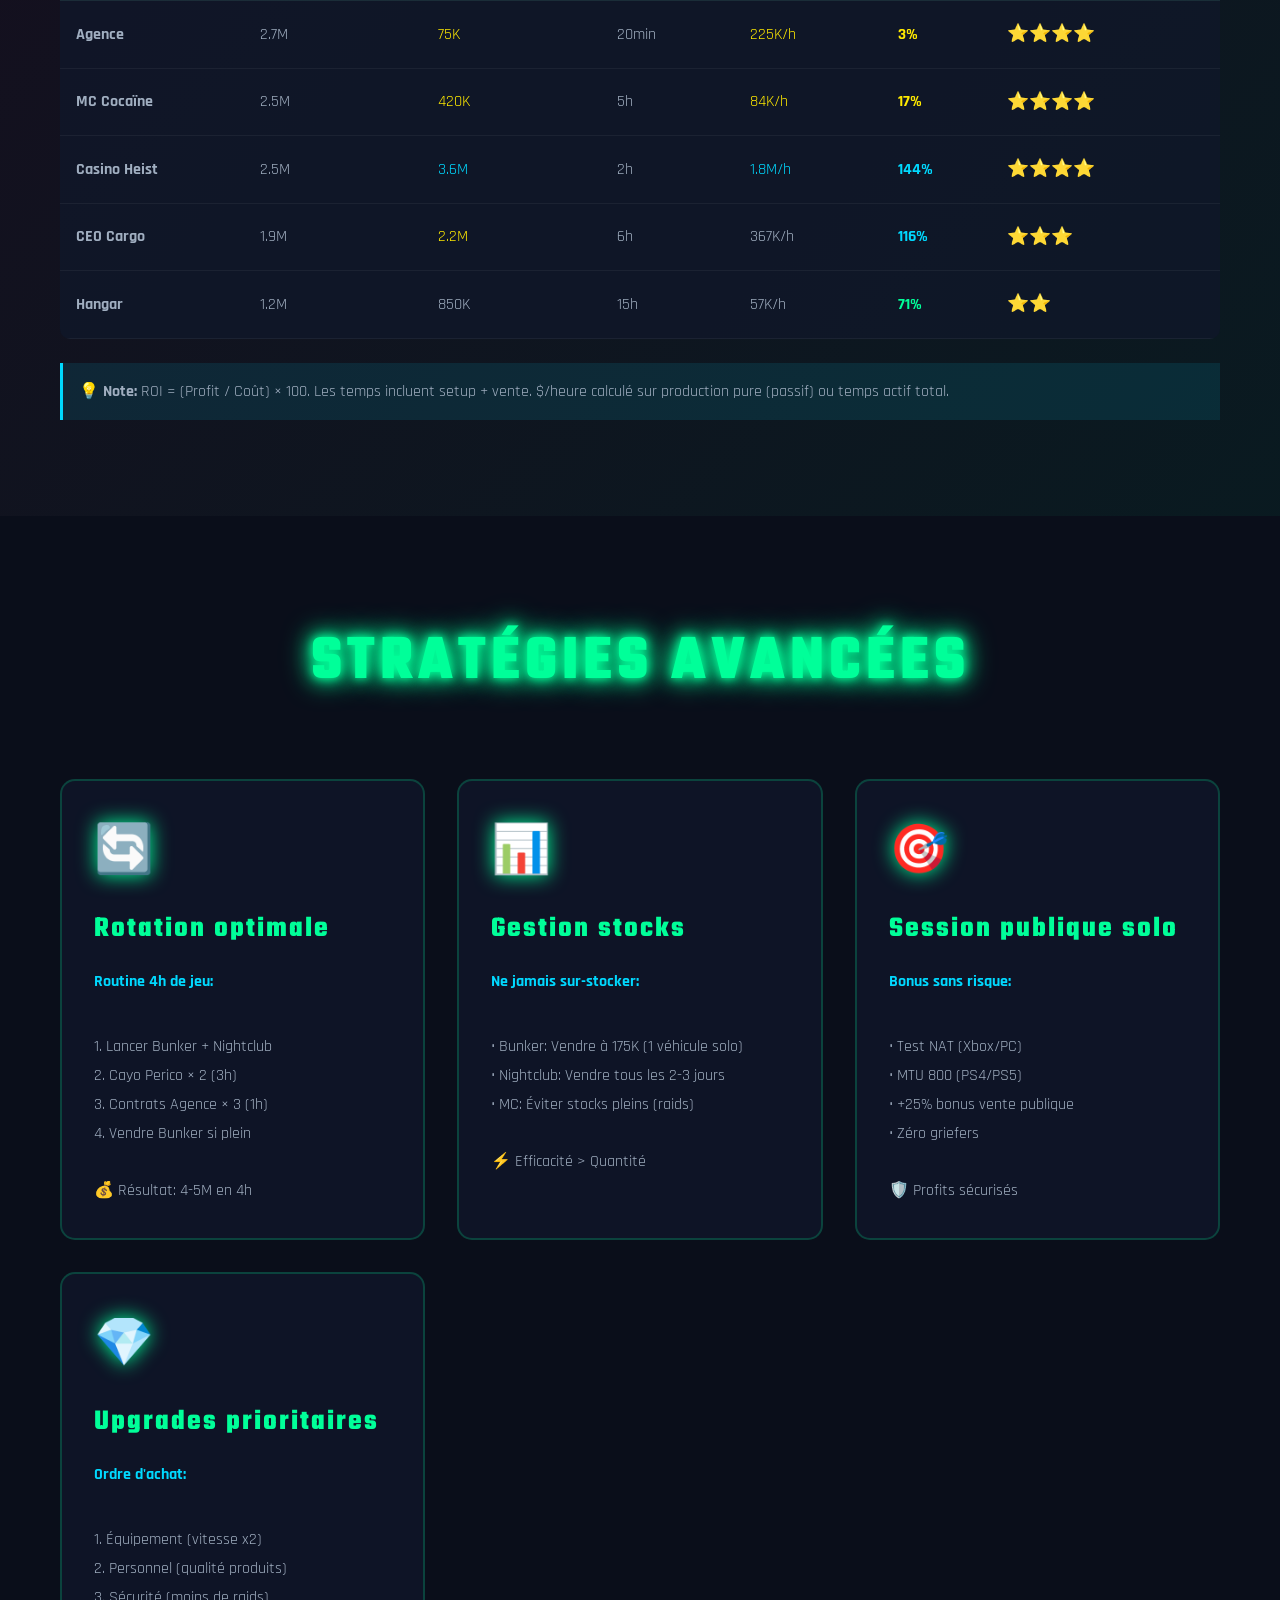
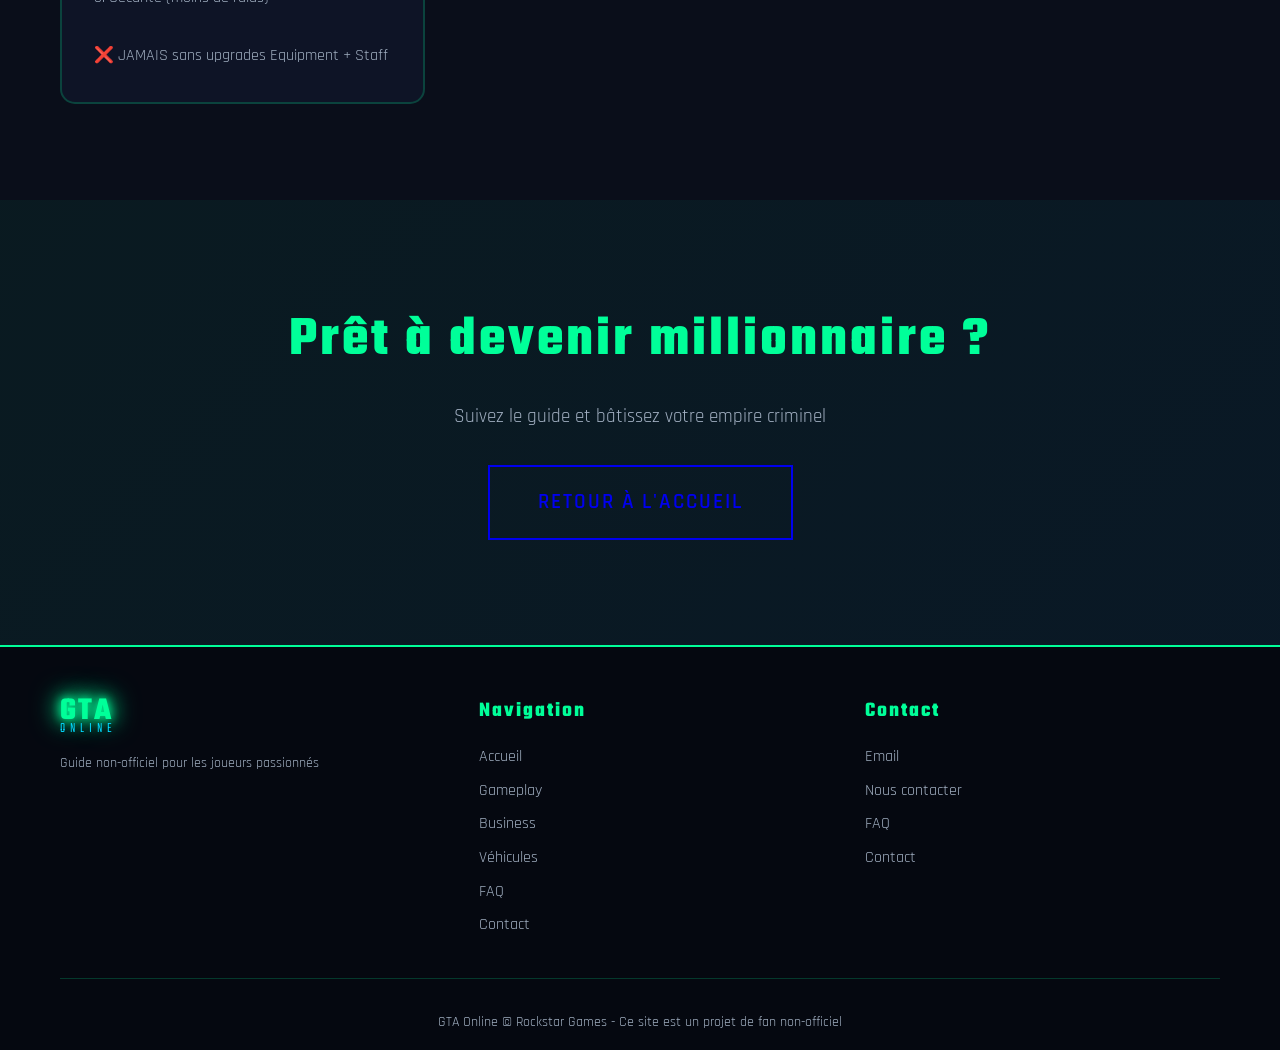
<file: business.html>
<!DOCTYPE html>
<html lang="fr">
<head>
    <meta charset="UTF-8">
    <meta name="viewport" content="width=device-width, initial-scale=1.0">
    <title>Business & Empire - GTA Online Guide</title>
    <meta name="description" content="Guide complet des business GTA Online : profits, stratégies, ROI et calculateur pour bâtir votre empire criminel">
    <link rel="icon" type="image/png" href="favicon.png">
    <link rel="apple-touch-icon" href="favicon.png">
    <link rel="stylesheet" href="styles.css">
    <link rel="preconnect" href="https://fonts.googleapis.com">
    <link rel="preconnect" href="https://fonts.gstatic.com" crossorigin>
    <link href="https://fonts.googleapis.com/css2?family=Teko:wght@300;500;700&family=Rajdhani:wght@300;500;700&display=swap" rel="stylesheet">
</head>
<body>
    <div class="scanlines"></div>
    <div class="noise"></div>

    <header class="main-header">
        <div class="container">
            <div class="logo">
                <span class="gta">GTA</span>
                <span class="online">ONLINE</span>
            </div>
            <button class="burger-menu" aria-label="Menu">
                <span></span>
                <span></span>
                <span></span>
            </button>
            <nav class="main-nav">
                <a href="index.html" class="nav-link">Accueil</a>
                <a href="gameplay.html" class="nav-link">Gameplay</a>
                <a href="business.html" class="nav-link active">Business</a>
                <a href="vehicles.html" class="nav-link">Véhicules</a>
                <a href="faq.html" class="nav-link">FAQ</a>
                <a href="contact.html" class="nav-link">Contact</a>
            </nav>
        </div>
    </header>

    <section class="hero hero-business">
        <div class="hero-content">
            <h1 class="hero-title">
                <span class="glitch" data-text="BUSINESS EMPIRE">BUSINESS EMPIRE</span>
            </h1>
            <p class="hero-subtitle">Bâtissez votre empire criminel à Los Santos</p>
            <div class="hero-stats-mini">
                <div class="mini-stat">
                    <span class="mini-stat-icon">💰</span>
                    <span class="mini-stat-text">7M+ par semaine</span>
                </div>
                <div class="mini-stat">
                    <span class="mini-stat-icon">🏢</span>
                    <span class="mini-stat-text">8 types de business</span>
                </div>
                <div class="mini-stat">
                    <span class="mini-stat-icon">📈</span>
                    <span class="mini-stat-text">ROI optimisé</span>
                </div>
            </div>
            <div class="hero-cta">
                <a href="#calculator" class="btn btn-primary">Calculer profits</a>
                <a href="#business-grid" class="btn btn-secondary">Explorer</a>
            </div>
        </div>
        <div class="scroll-indicator">
            <div class="mouse"></div>
            <span>Scroll</span>
        </div>
        <div class="hero-overlay"></div>
    </section>

    <!-- Quick Stats Overview -->
    <section class="quick-stats">
        <div class="container">
            <div class="stats-row">
                <div class="stat-box">
                    <div class="stat-icon">⚡</div>
                    <div class="stat-info">
                        <h3>Meilleur solo</h3>
                        <p>Cayo Perico</p>
                        <span class="stat-value">1.9M / run</span>
                    </div>
                </div>
                <div class="stat-box">
                    <div class="stat-icon">💎</div>
                    <div class="stat-info">
                        <h3>Meilleur passif</h3>
                        <p>Nightclub</p>
                        <span class="stat-value">1.69M / jour</span>
                    </div>
                </div>
                <div class="stat-box">
                    <div class="stat-icon">🎯</div>
                    <div class="stat-info">
                        <h3>Meilleur ROI</h3>
                        <p>Bunker</p>
                        <span class="stat-value">1400% profit</span>
                    </div>
                </div>
                <div class="stat-box">
                    <div class="stat-icon">🚀</div>
                    <div class="stat-info">
                        <h3>Setup rapide</h3>
                        <p>Agence</p>
                        <span class="stat-value">15-25 min</span>
                    </div>
                </div>
            </div>
        </div>
    </section>

    <!-- Business Grid -->
    <section id="business-grid" class="business-section">
        <div class="container">
            <h2 class="section-title">Catalogue Business</h2>
            <p class="section-subtitle">Investissez intelligemment pour maximiser vos profits</p>

            <div class="business-filters">
                <button class="filter-btn active" data-filter="all">Tous</button>
                <button class="filter-btn" data-filter="passive">Passifs</button>
                <button class="filter-btn" data-filter="active">Actifs</button>
                <button class="filter-btn" data-filter="high-profit">High Profit</button>
            </div>

            <div class="business-grid">
                <!-- Bunker -->
                <div class="business-card" data-type="manufacturing" data-profit="high">
                    <div class="business-badge">HIGH ROI</div>
                    <div class="business-icon">🎖️</div>
                    <h3>Bunker</h3>
                    <div class="business-price">
                        <span class="price-label">Coût total:</span>
                        <span class="price-value">2.9M GTA$</span>
                    </div>
                    <div class="business-stats">
                        <div class="stat-item">
                            <span class="label">Profit max:</span>
                            <span class="value profit-high">1.05M</span>
                        </div>
                        <div class="stat-item">
                            <span class="label">Temps prod:</span>
                            <span class="value">11h 40min</span>
                        </div>
                        <div class="stat-item">
                            <span class="label">Type:</span>
                            <span class="value">Actif</span>
                        </div>
                    </div>
                    <div class="business-description">
                        Fabriquez et vendez des armes. Meilleur business actif pour le ROI.
                    </div>
                    <button class="btn-business-details" data-business="bunker">Voir détails</button>
                </div>

                <!-- Nightclub -->
                <div class="business-card" data-type="passive" data-profit="very-high">
                    <div class="business-badge best">MEILLEUR PASSIF</div>
                    <div class="business-icon">🎵</div>
                    <h3>Nightclub</h3>
                    <div class="business-price">
                        <span class="price-label">Coût total:</span>
                        <span class="price-value">2.8M GTA$</span>
                    </div>
                    <div class="business-stats">
                        <div class="stat-item">
                            <span class="label">Profit max:</span>
                            <span class="value profit-very-high">1.69M</span>
                        </div>
                        <div class="stat-item">
                            <span class="label">Temps prod:</span>
                            <span class="value">24h</span>
                        </div>
                        <div class="stat-item">
                            <span class="label">Type:</span>
                            <span class="value">Passif</span>
                        </div>
                    </div>
                    <div class="business-description">
                        Revenus automatiques de tous vos business. Investissement #1 long terme.
                    </div>
                    <button class="btn-business-details" data-business="nightclub">Voir détails</button>
                </div>

                <!-- Agence -->
                <div class="business-card" data-type="contracts" data-profit="medium">
                    <div class="business-badge">RAPIDE</div>
                    <div class="business-icon">🕴️</div>
                    <h3>Agence</h3>
                    <div class="business-price">
                        <span class="price-label">Coût total:</span>
                        <span class="price-value">2.7M GTA$</span>
                    </div>
                    <div class="business-stats">
                        <div class="stat-item">
                            <span class="label">Profit/contrat:</span>
                            <span class="value profit-medium">75K</span>
                        </div>
                        <div class="stat-item">
                            <span class="label">Durée:</span>
                            <span class="value">15-25min</span>
                        </div>
                        <div class="stat-item">
                            <span class="label">Type:</span>
                            <span class="value">Actif</span>
                        </div>
                    </div>
                    <div class="business-description">
                        Contrats VIP + safe passif (20K/jour). Parfait pour revenus réguliers.
                    </div>
                    <button class="btn-business-details" data-business="agency">Voir détails</button>
                </div>

                <!-- MC Cocaïne -->
                <div class="business-card" data-type="mc-business" data-profit="high">
                    <div class="business-badge">MC BEST</div>
                    <div class="business-icon">💊</div>
                    <h3>Labo Cocaïne</h3>
                    <div class="business-price">
                        <span class="price-label">Coût total:</span>
                        <span class="price-value">2.5M GTA$</span>
                    </div>
                    <div class="business-stats">
                        <div class="stat-item">
                            <span class="label">Profit max:</span>
                            <span class="value profit-high">420K</span>
                        </div>
                        <div class="stat-item">
                            <span class="label">Temps prod:</span>
                            <span class="value">5h</span>
                        </div>
                        <div class="stat-item">
                            <span class="label">Type:</span>
                            <span class="value">Actif</span>
                        </div>
                    </div>
                    <div class="business-description">
                        Business MC le plus rentable. Essentiel pour le Nightclub.
                    </div>
                    <button class="btn-business-details" data-business="cocaine">Voir détails</button>
                </div>

                <!-- Kosatka / Cayo Perico -->
                <div class="business-card" data-type="heist" data-profit="very-high">
                    <div class="business-badge best">BEST SOLO</div>
                    <div class="business-icon">🚢</div>
                    <h3>Kosatka (Cayo Perico)</h3>
                    <div class="business-price">
                        <span class="price-label">Coût:</span>
                        <span class="price-value">2.2M GTA$</span>
                    </div>
                    <div class="business-stats">
                        <div class="stat-item">
                            <span class="label">Profit/run:</span>
                            <span class="value profit-very-high">1.9M</span>
                        </div>
                        <div class="stat-item">
                            <span class="label">Durée:</span>
                            <span class="value">60-90min</span>
                        </div>
                        <div class="stat-item">
                            <span class="label">Type:</span>
                            <span class="value">Braquage</span>
                        </div>
                    </div>
                    <div class="business-description">
                        Braquage solo le plus rentable. Investment prioritaire #1.
                    </div>
                    <button class="btn-business-details" data-business="kosatka">Voir détails</button>
                </div>

                <!-- Arcade (Casino Heist) -->
                <div class="business-card" data-type="heist" data-profit="very-high">
                    <div class="business-badge">4 JOUEURS</div>
                    <div class="business-icon">🎰</div>
                    <h3>Arcade (Casino)</h3>
                    <div class="business-price">
                        <span class="price-label">Coût total:</span>
                        <span class="price-value">2.5M GTA$</span>
                    </div>
                    <div class="business-stats">
                        <div class="stat-item">
                            <span class="label">Profit max:</span>
                            <span class="value profit-very-high">3.6M</span>
                        </div>
                        <div class="stat-item">
                            <span class="label">Durée:</span>
                            <span class="value">90-120min</span>
                        </div>
                        <div class="stat-item">
                            <span class="label">Type:</span>
                            <span class="value">Braquage</span>
                        </div>
                    </div>
                    <div class="business-description">
                        Braquage en équipe ultra-rentable. 3 approches différentes.
                    </div>
                    <button class="btn-business-details" data-business="arcade">Voir détails</button>
                </div>

                <!-- Hangar -->
                <div class="business-card" data-type="cargo" data-profit="low">
                    <div class="business-badge">COLLECTION</div>
                    <div class="business-icon">✈️</div>
                    <h3>Hangar</h3>
                    <div class="business-price">
                        <span class="price-label">Coût:</span>
                        <span class="price-value">1.2M GTA$</span>
                    </div>
                    <div class="business-stats">
                        <div class="stat-item">
                            <span class="label">Profit max:</span>
                            <span class="value profit-low">850K</span>
                        </div>
                        <div class="stat-item">
                            <span class="label">Temps:</span>
                            <span class="value">10-20h</span>
                        </div>
                        <div class="stat-item">
                            <span class="label">Type:</span>
                            <span class="value">Cargo</span>
                        </div>
                    </div>
                    <div class="business-description">
                        Pour collectionneurs d'avions. ROI faible mais fun.
                    </div>
                    <button class="btn-business-details" data-business="hangar">Voir détails</button>
                </div>

                <!-- CEO Cargo -->
                <div class="business-card" data-type="cargo" data-profit="medium">
                    <div class="business-badge">GRIND</div>
                    <div class="business-icon">📦</div>
                    <h3>Entrepôt CEO</h3>
                    <div class="business-price">
                        <span class="price-label">Coût:</span>
                        <span class="price-value">1.9M GTA$</span>
                    </div>
                    <div class="business-stats">
                        <div class="stat-item">
                            <span class="label">Profit max:</span>
                            <span class="value profit-medium">2.2M</span>
                        </div>
                        <div class="stat-item">
                            <span class="label">Temps:</span>
                            <span class="value">5-8h</span>
                        </div>
                        <div class="stat-item">
                            <span class="label">Type:</span>
                            <span class="value">Cargo</span>
                        </div>
                    </div>
                    <div class="business-description">
                        Cargaison spéciale. Bon profit mais très répétitif.
                    </div>
                    <button class="btn-business-details" data-business="ceo-cargo">Voir détails</button>
                </div>
            </div>
        </div>
    </section>

    <!-- Profit Calculator -->
    <section id="calculator" class="calculator-section">
        <div class="container">
            <h2 class="section-title">💰 Calculateur de Profits</h2>
            <p class="section-subtitle">Calculez vos revenus hebdomadaires en temps réel</p>

            <div class="calc-simple-grid">
                <!-- LEFT: Settings -->
                <div class="calc-settings">
                    <!-- Hours Slider -->
                    <div class="calc-box">
                        <h3>⏱️ Heures de jeu par semaine</h3>
                        <div class="hours-display-big">
                            <span id="simple-hours">10</span>
                            <span class="unit">heures</span>
                        </div>
                        <input type="range" id="simple-slider" min="5" max="50" value="10" step="1" class="range-slider">
                        <div class="range-labels">
                            <span>5h</span>
                            <span>50h</span>
                        </div>
                    </div>

                    <!-- Business Selection -->
                    <div class="calc-box">
                        <h3>✅ Sélectionnez vos business</h3>
                        <div class="business-list">
                            <label class="biz-checkbox">
                                <input type="checkbox" class="biz-check" data-rate="150000" checked>
                                <span>🚢 Kosatka <small>(150K/h)</small></span>
                            </label>
                            <label class="biz-checkbox">
                                <input type="checkbox" class="biz-check" data-rate="50000">
                                <span>🏢 Agence <small>(50K/h)</small></span>
                            </label>
                            <label class="biz-checkbox">
                                <input type="checkbox" class="biz-check" data-rate="60000">
                                <span>🎭 Nightclub <small>(60K/h)</small></span>
                            </label>
                            <label class="biz-checkbox">
                                <input type="checkbox" class="biz-check" data-rate="54000">
                                <span>🔫 Bunker <small>(54K/h)</small></span>
                            </label>
                            <label class="biz-checkbox">
                                <input type="checkbox" class="biz-check" data-rate="45000">
                                <span>💊 Cocaïne <small>(45K/h)</small></span>
                            </label>
                            <label class="biz-checkbox">
                                <input type="checkbox" class="biz-check" data-rate="80000">
                                <span>🎮 Arcade <small>(80K/h)</small></span>
                            </label>
                            <label class="biz-checkbox">
                                <input type="checkbox" class="biz-check" data-rate="70000">
                                <span>📦 CEO Cargo <small>(70K/h)</small></span>
                            </label>
                            <label class="biz-checkbox">
                                <input type="checkbox" class="biz-check" data-rate="55000">
                                <span>🔧 Auto Shop <small>(55K/h)</small></span>
                            </label>
                        </div>
                        
                        <!-- BIG CALCULATE BUTTON -->
                        <button id="calc-button" class="calc-btn-big">
                            💰 CALCULER MES PROFITS
                        </button>
                    </div>
                </div>

                <!-- RIGHT: Results -->
                <div class="calc-results">
                    <!-- Main Result -->
                    <div class="result-box-main">
                        <h3>💰 Profit Total</h3>
                        <div class="profit-display">
                            <span class="dollar">$</span>
                            <span id="simple-total">1,500,000</span>
                        </div>
                        <p class="period">par semaine</p>
                    </div>

                    <!-- Stats -->
                    <div class="result-box-stats">
                        <div class="stat-row">
                            <span class="stat-icon">📊</span>
                            <div class="stat-info">
                                <span class="stat-num" id="simple-count">1</span>
                                <span class="stat-text">Business actifs</span>
                            </div>
                        </div>
                        <div class="stat-row">
                            <span class="stat-icon">💸</span>
                            <div class="stat-info">
                                <span class="stat-num" id="simple-hourly">150,000 $</span>
                                <span class="stat-text">Par heure</span>
                            </div>
                        </div>
                        <div class="stat-row">
                            <span class="stat-icon">📅</span>
                            <div class="stat-info">
                                <span class="stat-num" id="simple-monthly">6,000,000 $</span>
                                <span class="stat-text">Par mois</span>
                            </div>
                        </div>
                    </div>

                    <!-- Tips -->
                    <div class="result-box-tips">
                        <h4>💡 Conseils</h4>
                        <ul id="simple-tips">
                            <li>✅ Kosatka activé - Excellent pour solo</li>
                        </ul>
                    </div>
                </div>
            </div>
        </div>
    </section>

    <!-- Investment Timeline -->
    <section class="investment-timeline">
        <div class="container">
            <h2 class="section-title">Roadmap d'investissement</h2>
            <p class="section-subtitle">L'ordre optimal pour bâtir votre empire</p>

            <div class="timeline-invest">
                <div class="invest-phase">
                    <div class="phase-number">1</div>
                    <div class="phase-content">
                        <h3>Phase Starter (0-5M)</h3>
                        <div class="phase-invest">
                            <div class="invest-item">
                                <span class="invest-name">🚢 Kosatka</span>
                                <span class="invest-cost">2.2M</span>
                            </div>
                            <p class="phase-strategy">
                                <strong>Stratégie:</strong> Grind Cayo Perico en solo jusqu'à 5M de capital.
                                1-2 runs par jour = 3-4M par semaine.
                            </p>
                        </div>
                    </div>
                </div>

                <div class="invest-phase">
                    <div class="phase-number">2</div>
                    <div class="phase-content">
                        <h3>Phase Growth (5-15M)</h3>
                        <div class="phase-invest">
                            <div class="invest-item">
                                <span class="invest-name">🕴️ Agence + upgrades</span>
                                <span class="invest-cost">2.7M</span>
                            </div>
                            <div class="invest-item">
                                <span class="invest-name">🏎️ Oppressor Mk II</span>
                                <span class="invest-cost">3M</span>
                            </div>
                            <p class="phase-strategy">
                                <strong>Stratégie:</strong> Alterner Cayo + Contrats Agence.
                                Oppressor pour mobilité x10. Gain: ~5M/semaine.
                            </p>
                        </div>
                    </div>
                </div>

                <div class="invest-phase">
                    <div class="phase-number">3</div>
                    <div class="phase-content">
                        <h3>Phase Empire (15-30M)</h3>
                        <div class="phase-invest">
                            <div class="invest-item">
                                <span class="invest-name">🎵 Nightclub + upgrades</span>
                                <span class="invest-cost">2.8M</span>
                            </div>
                            <div class="invest-item">
                                <span class="invest-name">🎖️ Bunker + upgrades</span>
                                <span class="invest-cost">2.9M</span>
                            </div>
                            <div class="invest-item">
                                <span class="invest-name">💊 MC Cocaïne</span>
                                <span class="invest-cost">2.5M</span>
                            </div>
                            <p class="phase-strategy">
                                <strong>Stratégie:</strong> Activer revenus passifs. Nightclub accumule pendant vos Cayo.
                                Bunker en arrière-plan. Gain: ~7M/semaine.
                            </p>
                        </div>
                    </div>
                </div>

                <div class="invest-phase">
                    <div class="phase-number">4</div>
                    <div class="phase-content">
                        <h3>Phase Kingpin (30M+)</h3>
                        <div class="phase-invest">
                            <div class="invest-item">
                                <span class="invest-name">🎰 Arcade + autres MC</span>
                                <span class="invest-cost">5M</span>
                            </div>
                            <div class="invest-item">
                                <span class="invest-name">🏢 Propriétés de luxe</span>
                                <span class="invest-cost">10M+</span>
                            </div>
                            <div class="invest-item">
                                <span class="invest-name">🚗 Collection véhicules</span>
                                <span class="invest-cost">∞</span>
                            </div>
                            <p class="phase-strategy">
                                <strong>Stratégie:</strong> Portfolio complet. Tous business connectés au Nightclub.
                                Focus plaisir et collection. Revenus: 10M+/semaine.
                            </p>
                        </div>
                    </div>
                </div>
            </div>
        </div>
    </section>

    <!-- Comparison Table -->
    <section class="comparison-section">
        <div class="container">
            <h2 class="section-title">Tableau Comparatif</h2>
            <div class="table-wrapper">
                <table class="comparison-table">
                    <thead>
                        <tr>
                            <th>Business</th>
                            <th>Coût Total</th>
                            <th>Profit Max</th>
                            <th>Temps</th>
                            <th>$/heure</th>
                            <th>ROI</th>
                            <th>Note</th>
                        </tr>
                    </thead>
                    <tbody>
                        <tr class="highlight">
                            <td><strong>Cayo Perico</strong></td>
                            <td>2.2M</td>
                            <td class="profit-high">1.9M</td>
                            <td>90min</td>
                            <td class="profit-very-high">1.27M/h</td>
                            <td class="roi-high">86%</td>
                            <td><span class="rating">⭐⭐⭐⭐⭐</span></td>
                        </tr>
                        <tr>
                            <td><strong>Bunker</strong></td>
                            <td>2.9M</td>
                            <td class="profit-high">1.05M</td>
                            <td>11h 40m</td>
                            <td class="profit-medium">90K/h</td>
                            <td class="roi-high">36%</td>
                            <td><span class="rating">⭐⭐⭐⭐⭐</span></td>
                        </tr>
                        <tr class="highlight">
                            <td><strong>Nightclub</strong></td>
                            <td>2.8M</td>
                            <td class="profit-very-high">1.69M</td>
                            <td>24h</td>
                            <td class="profit-medium">70K/h</td>
                            <td class="roi-high">60%</td>
                            <td><span class="rating">⭐⭐⭐⭐⭐</span></td>
                        </tr>
                        <tr>
                            <td><strong>Agence</strong></td>
                            <td>2.7M</td>
                            <td class="profit-medium">75K</td>
                            <td>20min</td>
                            <td class="profit-medium">225K/h</td>
                            <td class="roi-medium">3%</td>
                            <td><span class="rating">⭐⭐⭐⭐</span></td>
                        </tr>
                        <tr>
                            <td><strong>MC Cocaïne</strong></td>
                            <td>2.5M</td>
                            <td class="profit-medium">420K</td>
                            <td>5h</td>
                            <td class="profit-medium">84K/h</td>
                            <td class="roi-medium">17%</td>
                            <td><span class="rating">⭐⭐⭐⭐</span></td>
                        </tr>
                        <tr>
                            <td><strong>Casino Heist</strong></td>
                            <td>2.5M</td>
                            <td class="profit-very-high">3.6M</td>
                            <td>2h</td>
                            <td class="profit-very-high">1.8M/h</td>
                            <td class="roi-very-high">144%</td>
                            <td><span class="rating">⭐⭐⭐⭐</span></td>
                        </tr>
                        <tr>
                            <td><strong>CEO Cargo</strong></td>
                            <td>1.9M</td>
                            <td class="profit-medium">2.2M</td>
                            <td>6h</td>
                            <td class="profit-low">367K/h</td>
                            <td class="roi-very-high">116%</td>
                            <td><span class="rating">⭐⭐⭐</span></td>
                        </tr>
                        <tr>
                            <td><strong>Hangar</strong></td>
                            <td>1.2M</td>
                            <td class="profit-low">850K</td>
                            <td>15h</td>
                            <td class="profit-low">57K/h</td>
                            <td class="roi-high">71%</td>
                            <td><span class="rating">⭐⭐</span></td>
                        </tr>
                    </tbody>
                </table>
            </div>
            <p class="table-note">
                💡 <strong>Note:</strong> ROI = (Profit / Coût) × 100. Les temps incluent setup + vente.
                $/heure calculé sur production pure (passif) ou temps actif total.
            </p>
        </div>
    </section>

    <!-- Tips Section -->
    <section class="tips-business">
        <div class="container">
            <h2 class="section-title">Stratégies Avancées</h2>
            <div class="tips-grid">
                <div class="tip-card-business">
                    <div class="tip-icon">🔄</div>
                    <h3>Rotation optimale</h3>
                    <p>
                        <strong>Routine 4h de jeu:</strong><br>
                        1. Lancer Bunker + Nightclub<br>
                        2. Cayo Perico × 2 (3h)<br>
                        3. Contrats Agence × 3 (1h)<br>
                        4. Vendre Bunker si plein<br>
                        <br>
                        💰 Résultat: 4-5M en 4h
                    </p>
                </div>

                <div class="tip-card-business">
                    <div class="tip-icon">📊</div>
                    <h3>Gestion stocks</h3>
                    <p>
                        <strong>Ne jamais sur-stocker:</strong><br>
                        • Bunker: Vendre à 175K (1 véhicule solo)<br>
                        • Nightclub: Vendre tous les 2-3 jours<br>
                        • MC: Éviter stocks pleins (raids)<br>
                        <br>
                        ⚡ Efficacité > Quantité
                    </p>
                </div>

                <div class="tip-card-business">
                    <div class="tip-icon">🎯</div>
                    <h3>Session publique solo</h3>
                    <p>
                        <strong>Bonus sans risque:</strong><br>
                        • Test NAT (Xbox/PC)<br>
                        • MTU 800 (PS4/PS5)<br>
                        • +25% bonus vente publique<br>
                        • Zéro griefers<br>
                        <br>
                        🛡️ Profits sécurisés
                    </p>
                </div>

                <div class="tip-card-business">
                    <div class="tip-icon">💎</div>
                    <h3>Upgrades prioritaires</h3>
                    <p>
                        <strong>Ordre d'achat:</strong><br>
                        1. Équipement (vitesse x2)<br>
                        2. Personnel (qualité produits)<br>
                        3. Sécurité (moins de raids)<br>
                        <br>
                        ❌ JAMAIS sans upgrades Equipment + Staff
                    </p>
                </div>
            </div>
        </div>
    </section>

    <!-- CTA -->
    <section class="cta-section">
        <div class="container">
            <h2>Prêt à devenir millionnaire ?</h2>
            <p>Suivez le guide et bâtissez votre empire criminel</p>
            <a href="index.html" class="btn btn-large">Retour à l'accueil</a>
        </div>
    </section>

    <!-- Modal Business Details -->
    <div class="modal" id="business-modal">
        <div class="modal-overlay"></div>
        <div class="modal-content modal-large">
            <button class="modal-close">&times;</button>
            <div class="modal-body">
                <h2 class="modal-title">Chargement...</h2>
                <div class="modal-details"></div>
            </div>
        </div>
    </div>

    <footer class="main-footer">
        <div class="container">
            <div class="footer-content">
                <div class="footer-brand">
                    <div class="logo-footer">
                        <span class="gta">GTA</span>
                        <span class="online">ONLINE</span>
                    </div>
                    <p>Guide non-officiel pour les joueurs passionnés</p>
                </div>
                <div class="footer-links">
                    <div class="footer-column">
                        <h4>Navigation</h4>
                        <a href="index.html">Accueil</a>
                        <a href="gameplay.html">Gameplay</a>
                        <a href="business.html">Business</a>
                        <a href="vehicles.html">Véhicules</a>
                        <a href="faq.html">FAQ</a>
                        <a href="contact.html">Contact</a>
                    </div>
                    <div class="footer-column">
                        <h4>Contact</h4>
                        <a href="/cdn-cgi/l/email-protection#7e1d11100a1f1d0a50190a1f500d170a1b3e19131f1712501d1113">Email</a>
                        <a href="contact.html">Nous contacter</a>
                        <a href="faq.html">FAQ</a>
                        <a href="contact.html">Contact</a>
                    </div>
                </div>
            </div>
            <div class="footer-bottom">
                <p>GTA Online © Rockstar Games - Ce site est un projet de fan non-officiel</p>
            </div>
        </div>
    </footer>

    <sc
</file>
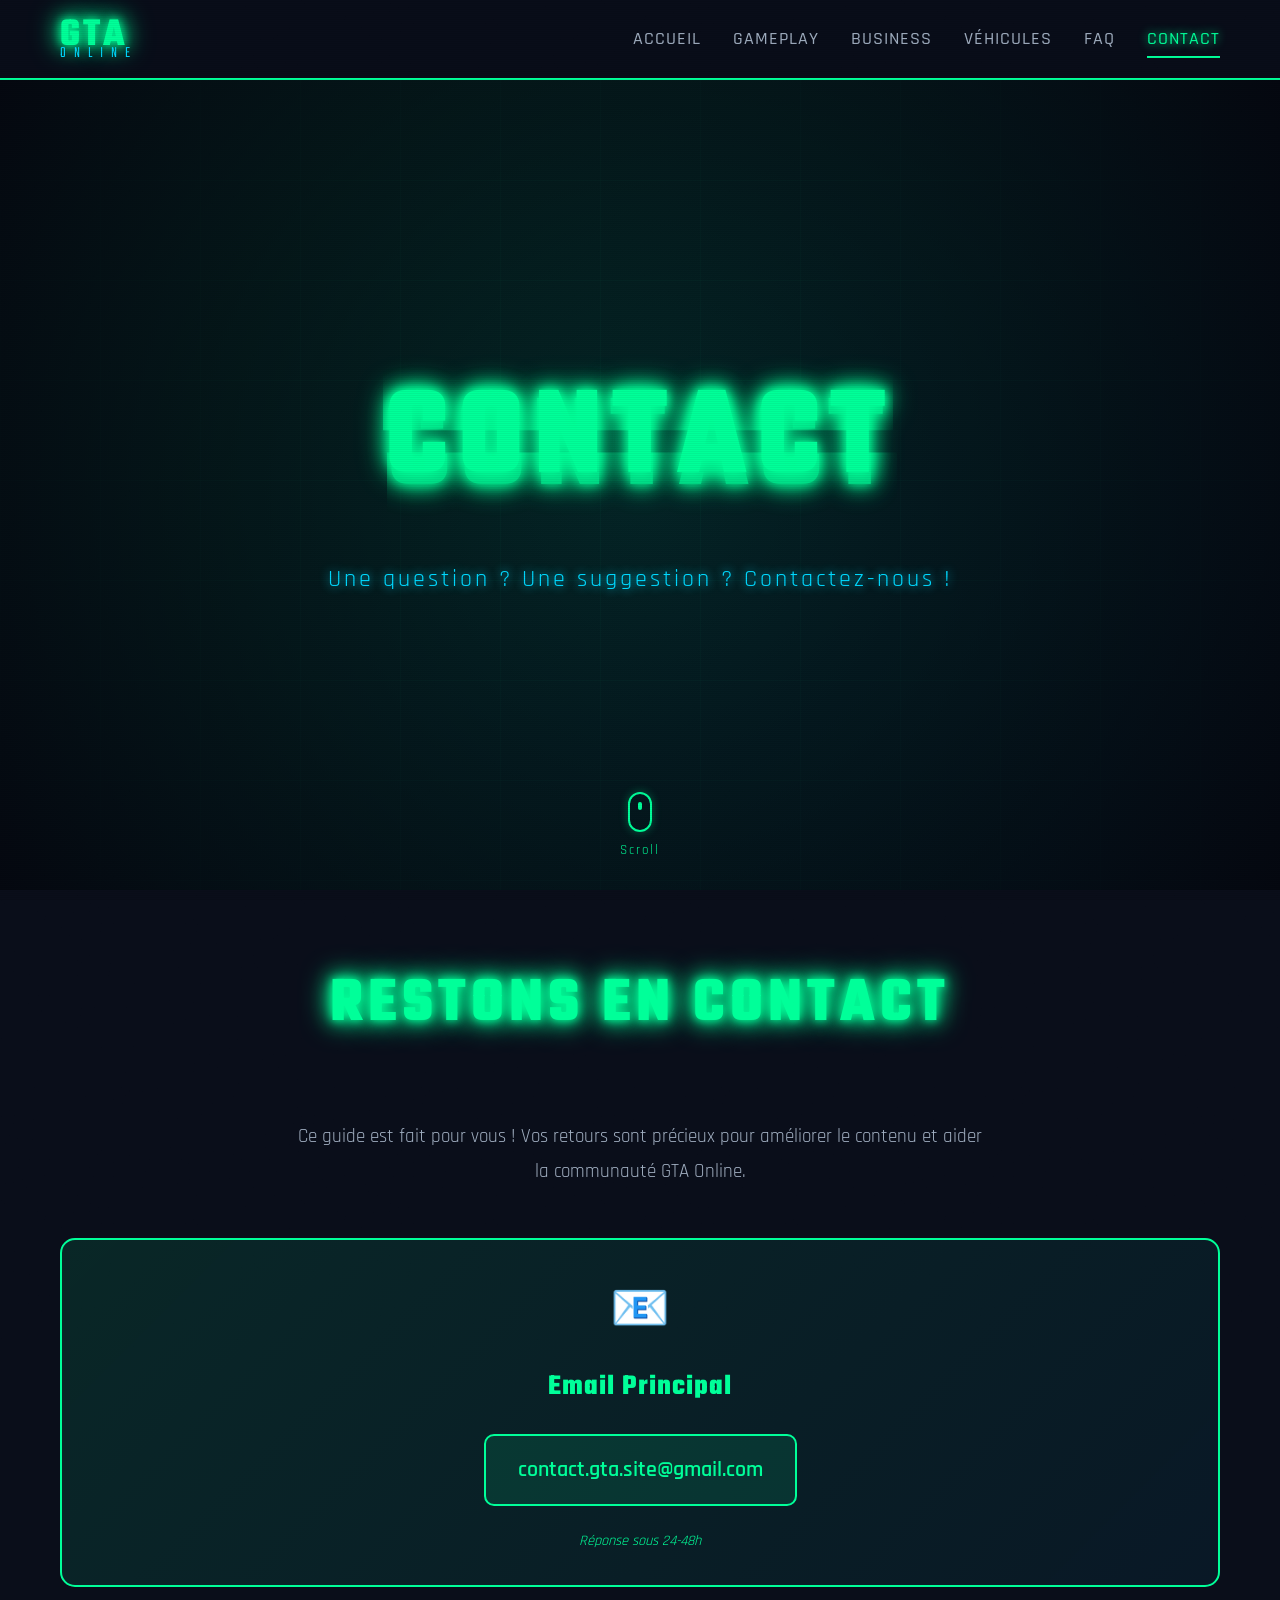
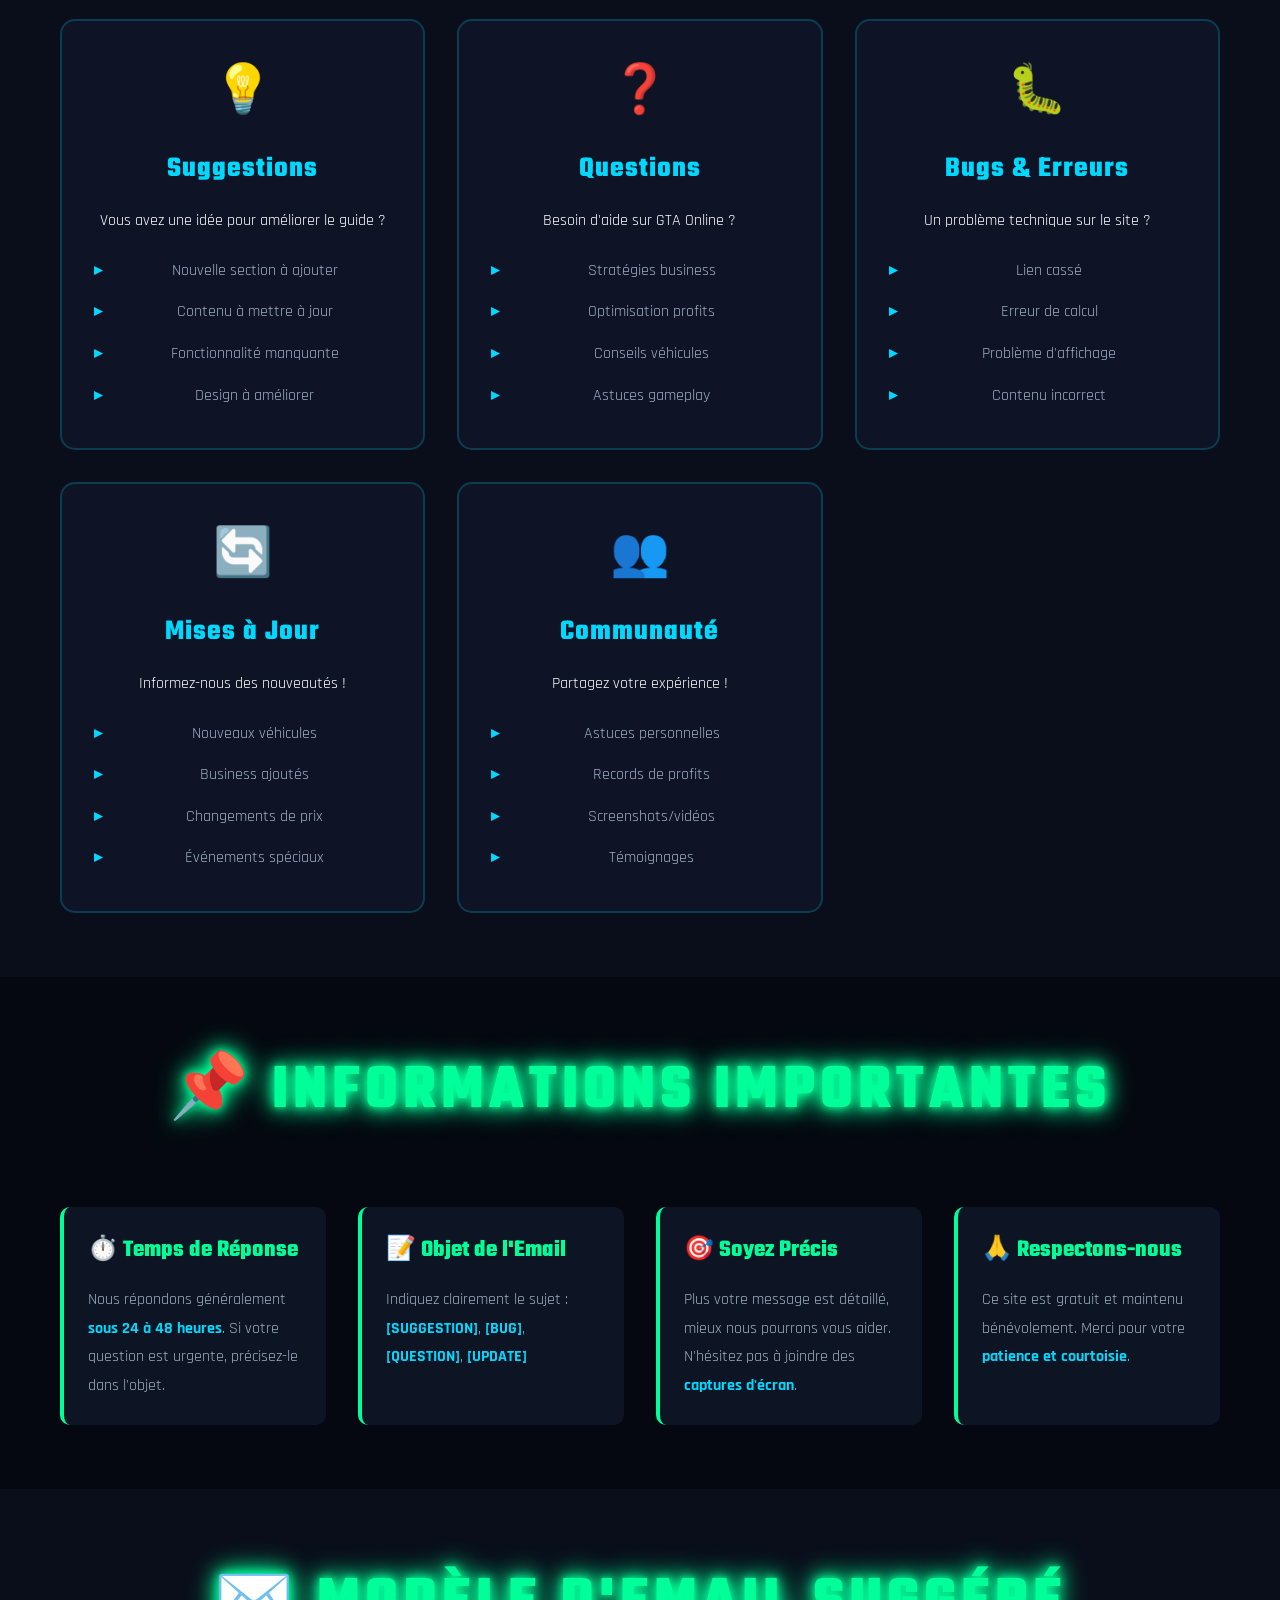
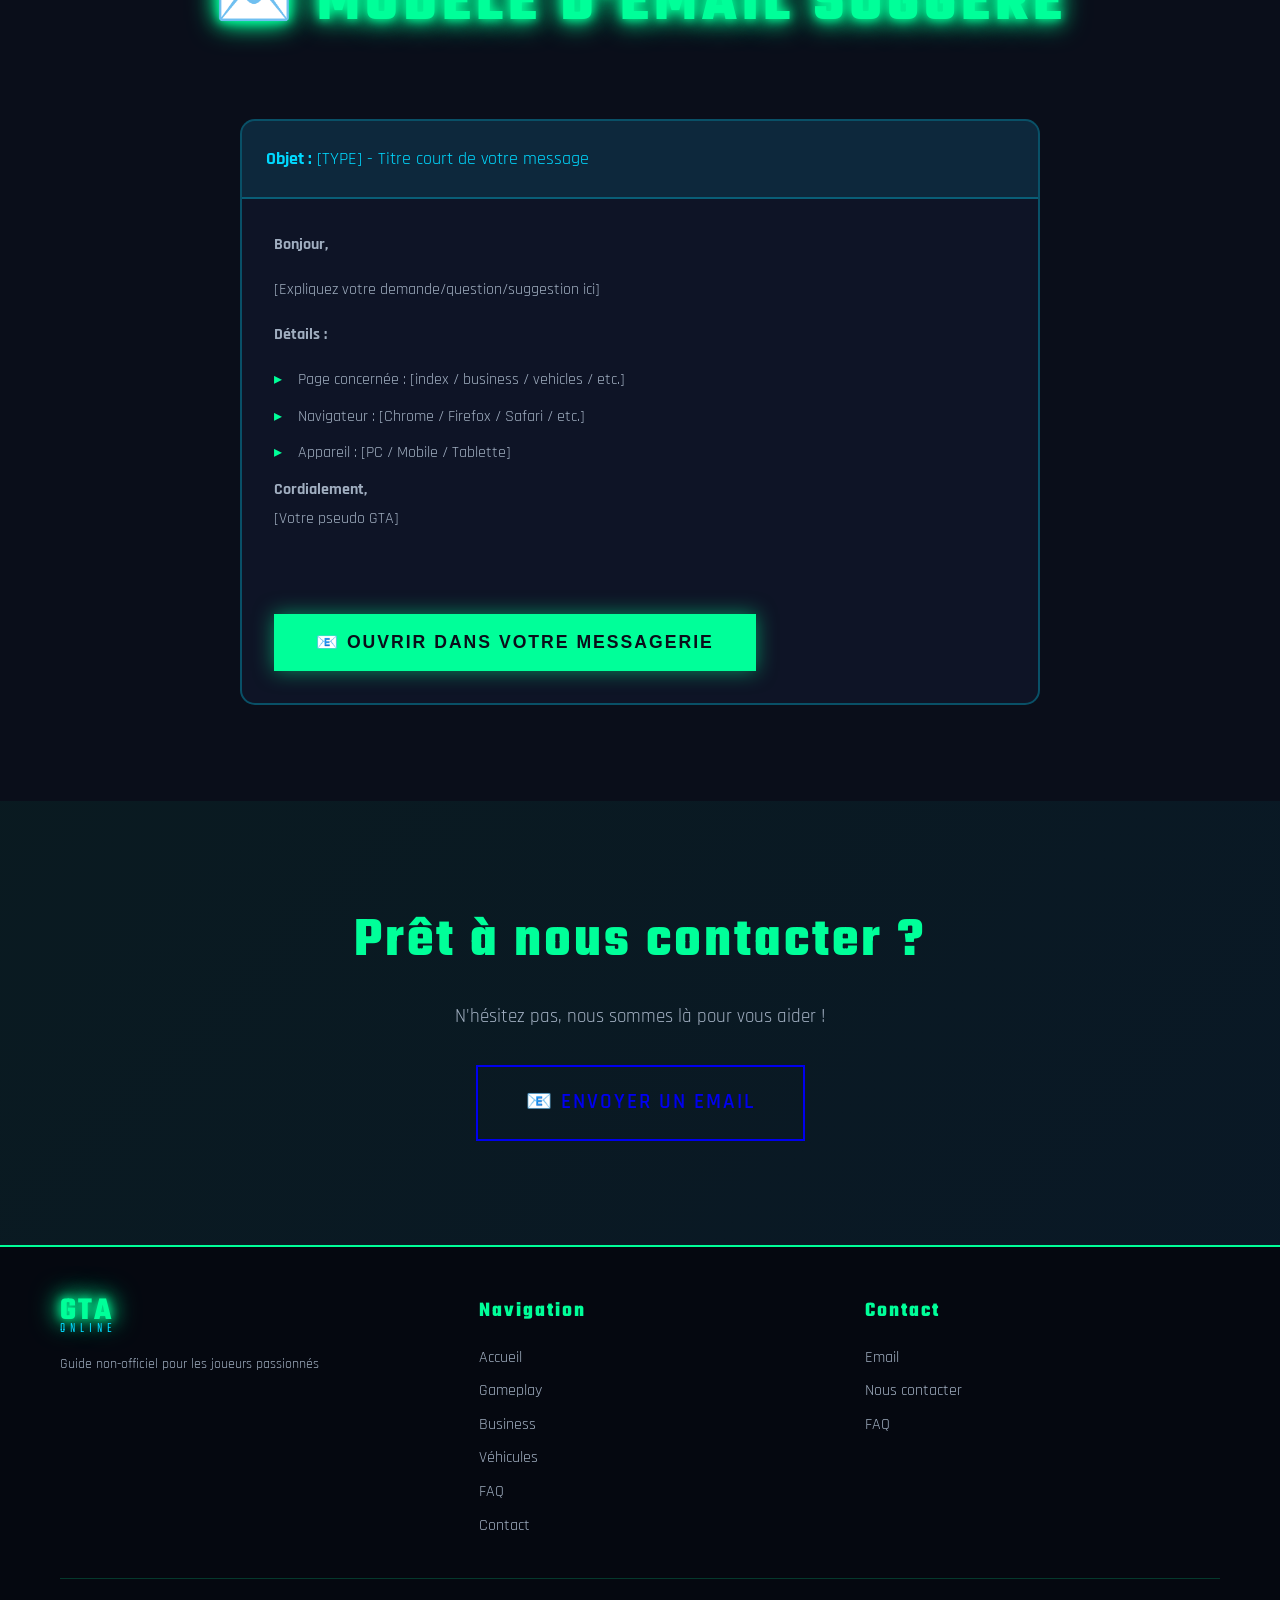
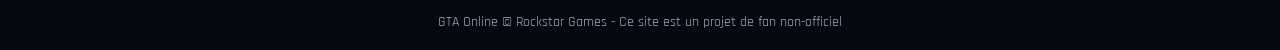
<file: contact.html>
<!DOCTYPE html>
<html lang="fr">
<head>
    <meta charset="UTF-8">
    <meta name="viewport" content="width=device-width, initial-scale=1.0">
    <title>Contact - GTA Online Guide</title>
    <meta name="description" content="Contactez-nous pour améliorer le guide GTA Online ou poser vos questions">
    <link rel="icon" type="image/png" href="favicon.png">
    <link rel="apple-touch-icon" href="favicon.png">
    <link rel="stylesheet" href="styles.css">
    <link rel="preconnect" href="https://fonts.googleapis.com">
    <link rel="preconnect" href="https://fonts.gstatic.com" crossorigin>
    <link href="https://fonts.googleapis.com/css2?family=Teko:wght@300;500;700&family=Rajdhani:wght@300;500;700&display=swap" rel="stylesheet">
</head>
<body>
    <div class="scanlines"></div>
    <div class="noise"></div>

    <header class="main-header">
        <div class="container">
            <div class="logo">
                <span class="gta">GTA</span>
                <span class="online">ONLINE</span>
            </div>
            <button class="burger-menu" aria-label="Menu">
                <span></span>
                <span></span>
                <span></span>
            </button>
            <nav class="main-nav">
                <a href="index.html" class="nav-link">Accueil</a>
                <a href="gameplay.html" class="nav-link">Gameplay</a>
                <a href="business.html" class="nav-link">Business</a>
                <a href="vehicles.html" class="nav-link">Véhicules</a>
                <a href="faq.html" class="nav-link">FAQ</a>
                <a href="contact.html" class="nav-link active">Contact</a>
            </nav>
        </div>
    </header>

    <section class="hero hero-contact">
        <div class="hero-content">
            <h1 class="hero-title">
                <span class="glitch" data-text="CONTACT">CONTACT</span>
            </h1>
            <p class="hero-subtitle">Une question ? Une suggestion ? Contactez-nous !</p>
        </div>
        <div class="scroll-indicator">
            <div class="mouse"></div>
            <span>Scroll</span>
        </div>
        <div class="hero-overlay"></div>
    </section>

    <!-- Contact Info -->
    <section class="contact-section">
        <div class="container">
            <div class="contact-wrapper">
                <div class="contact-intro">
                    <h2 class="section-title">Restons en Contact</h2>
                    <p class="contact-text">
                        Ce guide est fait pour vous ! Vos retours sont précieux pour améliorer le contenu et aider la communauté GTA Online.
                    </p>
                </div>

                <div class="contact-grid">
                    <!-- Email Card -->
                    <div class="contact-card email-card">
                        <div class="contact-icon">📧</div>
                        <h3>Email Principal</h3>
                        <div class="email-display">
                            <a href="mailto:contact.gta.site@gmail.com" class="email-link">
                                contact.gta.site@gmail.com
                            </a>
                        </div>
                        <p class="contact-note">Réponse sous 24-48h</p>
                    </div>

                    <!-- Suggestions -->
                    <div class="contact-card">
                        <div class="contact-icon">💡</div>
                        <h3>Suggestions</h3>
                        <p>Vous avez une idée pour améliorer le guide ?</p>
                        <ul class="contact-list">
                            <li>Nouvelle section à ajouter</li>
                            <li>Contenu à mettre à jour</li>
                            <li>Fonctionnalité manquante</li>
                            <li>Design à améliorer</li>
                        </ul>
                    </div>

                    <!-- Questions -->
                    <div class="contact-card">
                        <div class="contact-icon">❓</div>
                        <h3>Questions</h3>
                        <p>Besoin d'aide sur GTA Online ?</p>
                        <ul class="contact-list">
                            <li>Stratégies business</li>
                            <li>Optimisation profits</li>
                            <li>Conseils véhicules</li>
                            <li>Astuces gameplay</li>
                        </ul>
                    </div>

                    <!-- Bugs -->
                    <div class="contact-card">
                        <div class="contact-icon">🐛</div>
                        <h3>Bugs & Erreurs</h3>
                        <p>Un problème technique sur le site ?</p>
                        <ul class="contact-list">
                            <li>Lien cassé</li>
                            <li>Erreur de calcul</li>
                            <li>Problème d'affichage</li>
                            <li>Contenu incorrect</li>
                        </ul>
                    </div>

                    <!-- Updates -->
                    <div class="contact-card">
                        <div class="contact-icon">🔄</div>
                        <h3>Mises à Jour</h3>
                        <p>Informez-nous des nouveautés !</p>
                        <ul class="contact-list">
                            <li>Nouveaux véhicules</li>
                            <li>Business ajoutés</li>
                            <li>Changements de prix</li>
                            <li>Événements spéciaux</li>
                        </ul>
                    </div>

                    <!-- Community -->
                    <div class="contact-card">
                        <div class="contact-icon">👥</div>
                        <h3>Communauté</h3>
                        <p>Partagez votre expérience !</p>
                        <ul class="contact-list">
                            <li>Astuces personnelles</li>
                            <li>Records de profits</li>
                            <li>Screenshots/vidéos</li>
                            <li>Témoignages</li>
                        </ul>
                    </div>
                </div>
            </div>
        </div>
    </section>

    <!-- Important Notes -->
    <section class="contact-notes">
        <div class="container">
            <h2 class="section-title">📌 Informations Importantes</h2>
            <div class="notes-grid">
                <div class="note-card">
                    <h3>⏱️ Temps de Réponse</h3>
                    <p>Nous répondons généralement <strong>sous 24 à 48 heures</strong>. Si votre question est urgente, précisez-le dans l'objet.</p>
                </div>

                <div class="note-card">
                    <h3>📝 Objet de l'Email</h3>
                    <p>Indiquez clairement le sujet : <strong>[SUGGESTION]</strong>, <strong>[BUG]</strong>, <strong>[QUESTION]</strong>, <strong>[UPDATE]</strong></p>
                </div>

                <div class="note-card">
                    <h3>🎯 Soyez Précis</h3>
                    <p>Plus votre message est détaillé, mieux nous pourrons vous aider. N'hésitez pas à joindre des <strong>captures d'écran</strong>.</p>
                </div>

                <div class="note-card">
                    <h3>🙏 Respectons-nous</h3>
                    <p>Ce site est gratuit et maintenu bénévolement. Merci pour votre <strong>patience et courtoisie</strong>.</p>
                </div>
            </div>
        </div>
    </section>

    <!-- Quick Email Template -->
    <section class="email-template">
        <div class="container">
            <h2 class="section-title">✉️ Modèle d'Email Suggéré</h2>
            <div class="template-box">
                <div class="template-header">
                    <strong>Objet :</strong> [TYPE] - Titre court de votre message
                </div>
                <div class="template-body">
                    <p><strong>Bonjour,</strong></p>
                    <p>[Expliquez votre demande/question/suggestion ici]</p>
                    <p><strong>Détails :</strong></p>
                    <ul>
                        <li>Page concernée : [index / business / vehicles / etc.]</li>
                        <li>Navigateur : [Chrome / Firefox / Safari / etc.]</li>
                        <li>Appareil : [PC / Mobile / Tablette]</li>
                    </ul>
                    <p><strong>Cordialement,</strong><br>[Votre pseudo GTA]</p>
                </div>
                <button class="btn btn-primary" onclick="window.location.href='mailto:contact.gta.site@gmail.com?subject=[TYPE] - Votre titre&body=Bonjour,%0D%0A%0D%0A[Votre message]%0D%0A%0D%0ADétails :%0D%0A- Page concernée :%0D%0A- Navigateur :%0D%0A- Appareil :%0D%0A%0D%0ACordialement'">
                    📧 Ouvrir dans votre messagerie
                </button>
            </div>
        </div>
    </section>

    <!-- CTA -->
    <section class="cta-section">
        <div class="container">
            <h2>Prêt à nous contacter ?</h2>
            <p>N'hésitez pas, nous sommes là pour vous aider !</p>
            <a href="mailto:contact.gta.site@gmail.com" class="btn btn-large">📧 Envoyer un email</a>
        </div>
    </section>

    <footer class="main-footer">
        <div class="container">
            <div class="footer-content">
                <div class="footer-brand">
                    <div class="logo-footer">
                        <span class="gta">GTA</span>
                        <span class="online">ONLINE</span>
                    </div>
                    <p>Guide non-officiel pour les joueurs passionnés</p>
                </div>
                <div class="footer-links">
                    <div class="footer-column">
                        <h4>Navigation</h4>
                        <a href="index.html">Accueil</a>
                        <a href="gameplay.html">Gameplay</a>
                        <a href="business.html">Business</a>
                        <a href="vehicles.html">Véhicules</a>
                        <a href="faq.html">FAQ</a>
                        <a href="contact.html">Contact</a>
                    </div>
                    <div class="footer-column">
                        <h4>Contact</h4>
                        <a href="mailto:contact.gta.site@gmail.com">Email</a>
                        <a href="contact.html">Nous contacter</a>
                        <a href="faq.html">FAQ</a>
                    </div>
                </div>
            </div>
            <div class="footer-bottom">
                <p>GTA Online © Rockstar Games - Ce site est un projet de fan non-officiel</p>
            </div>
        </div>
    </footer>

    <script src="app.js"></script>
</body>
</html>
</file>
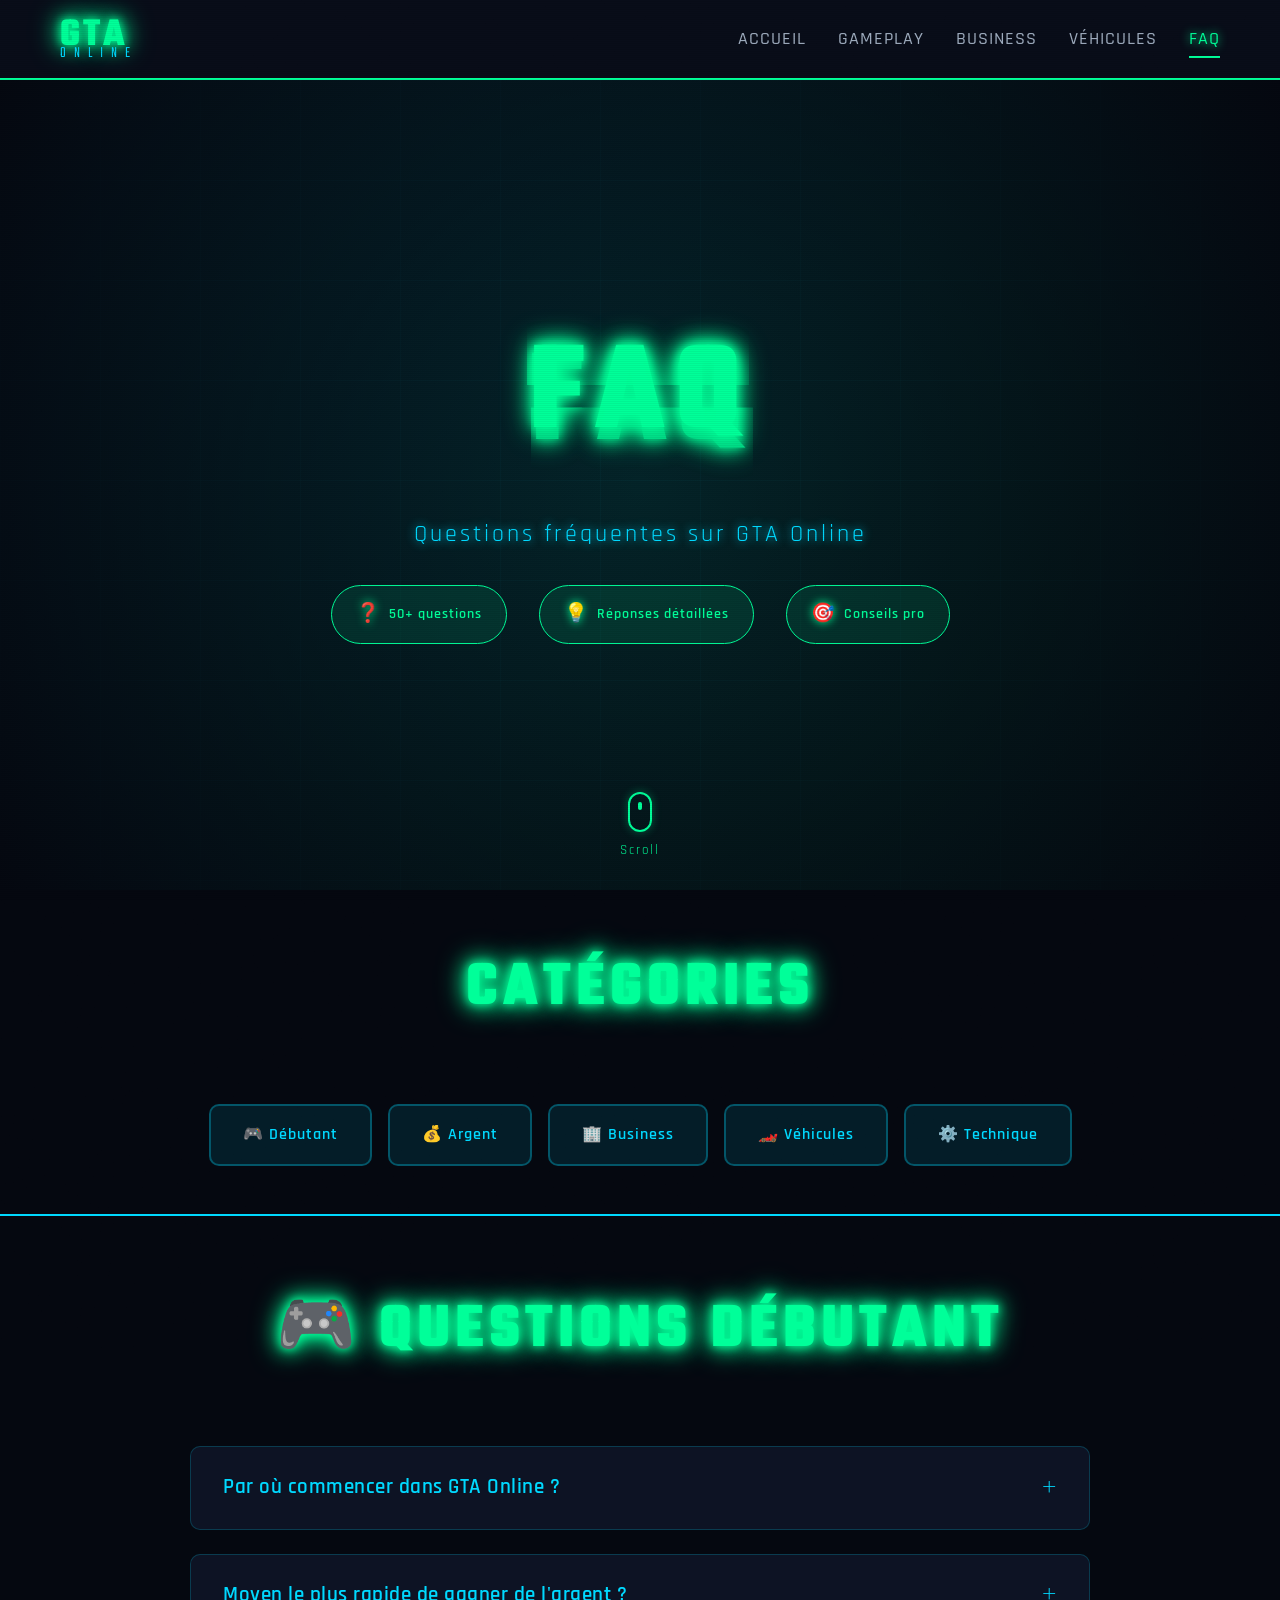
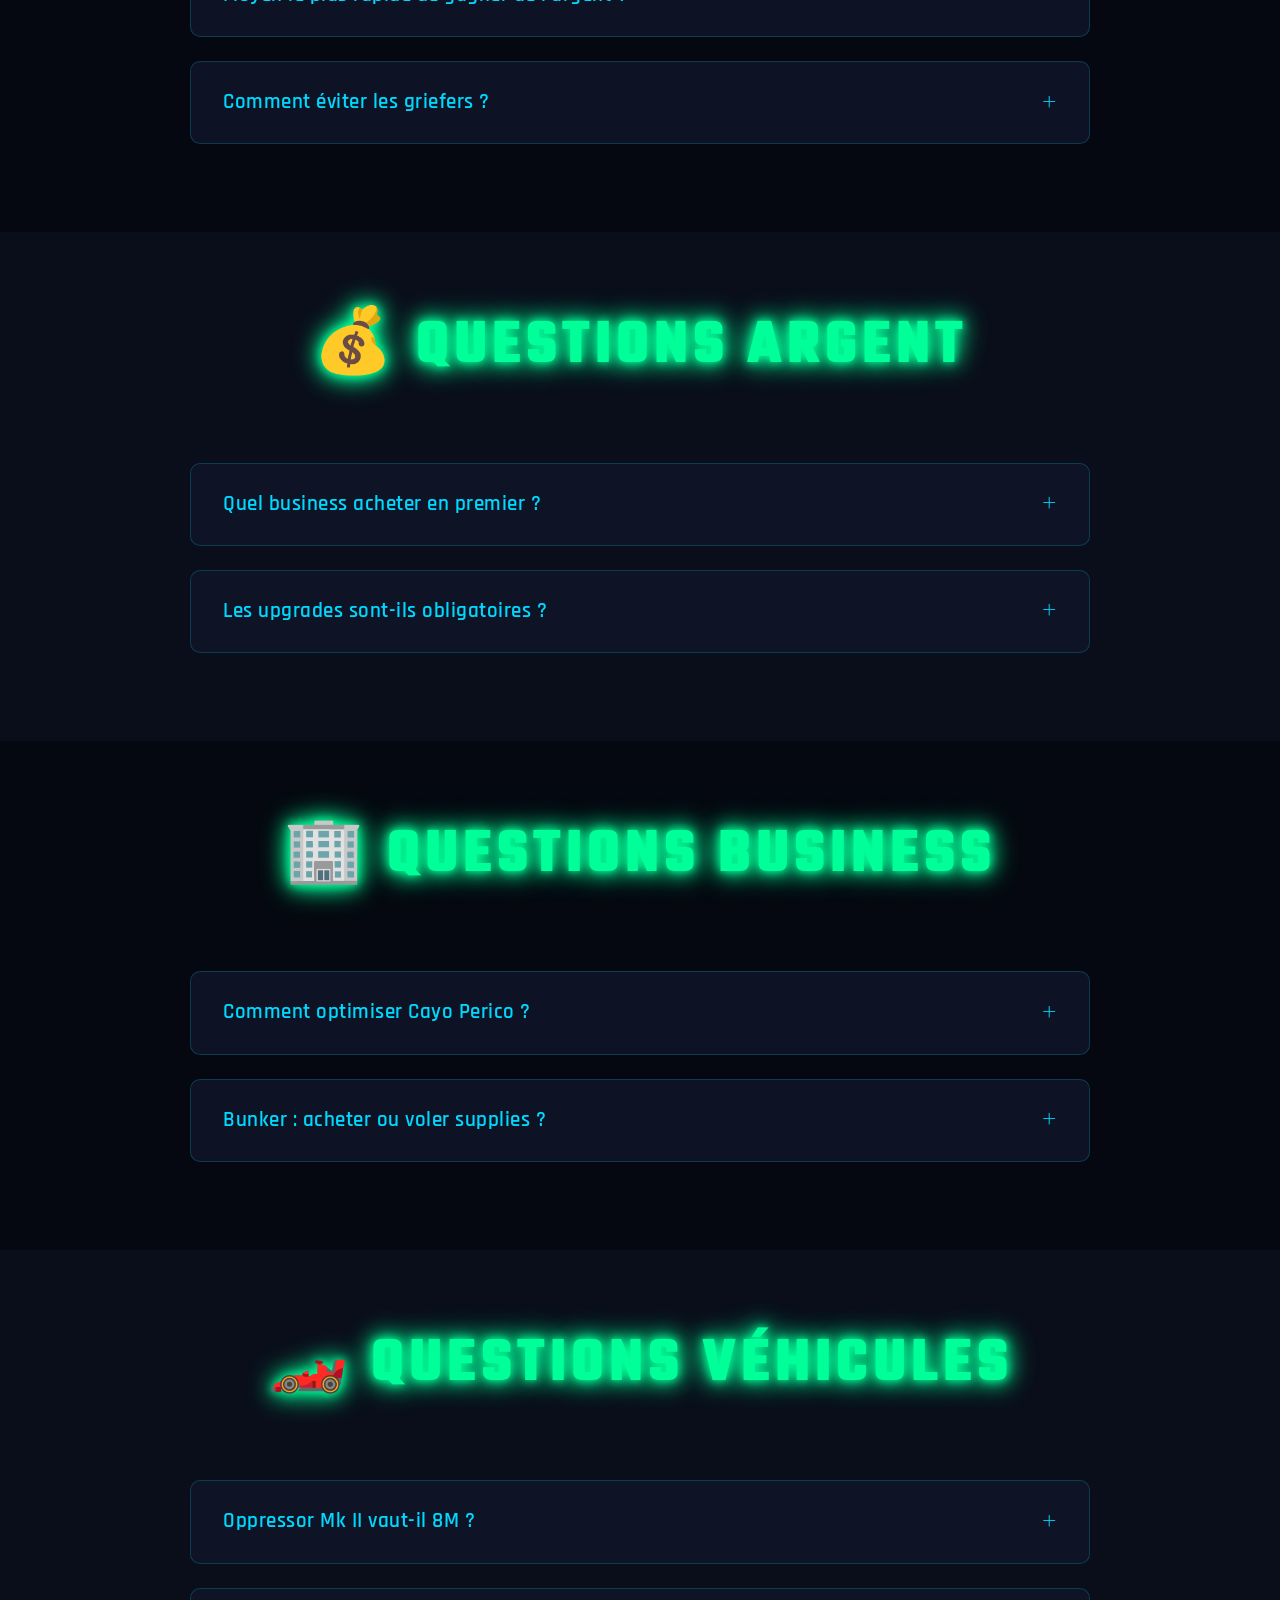
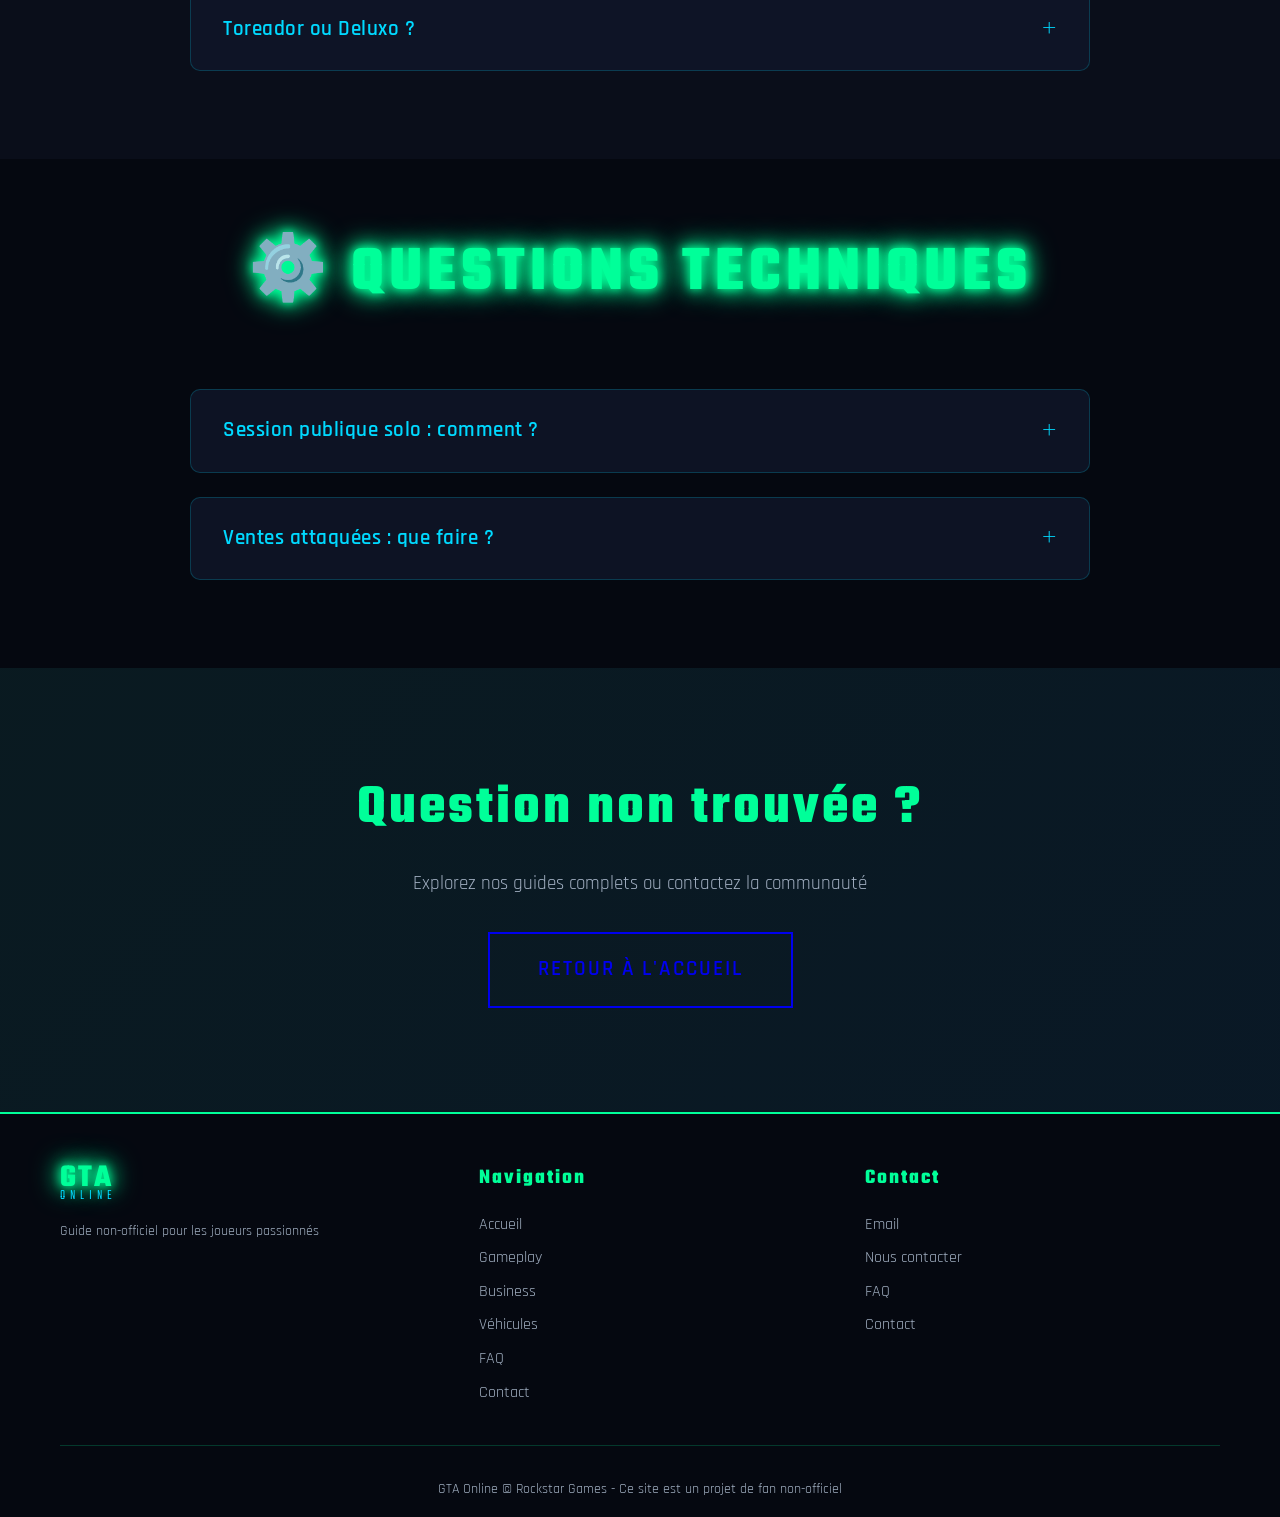
<file: faq.html>
<!DOCTYPE html>
<html lang="fr">
<head>
    <meta charset="UTF-8">
    <meta name="viewport" content="width=device-width, initial-scale=1.0">
    <title>FAQ - Questions Fréquentes - GTA Online Guide</title>
    <meta name="description" content="FAQ complète GTA Online : réponses aux questions fréquentes sur business, véhicules, argent et gameplay">
    <link rel="icon" type="image/png" href="favicon.png">
    <link rel="apple-touch-icon" href="favicon.png">
    <link rel="stylesheet" href="styles.css">
    <link rel="preconnect" href="https://fonts.googleapis.com">
    <link rel="preconnect" href="https://fonts.gstatic.com" crossorigin>
    <link href="https://fonts.googleapis.com/css2?family=Teko:wght@300;500;700&family=Rajdhani:wght@300;500;700&display=swap" rel="stylesheet">
</head>
<body>
    <div class="scanlines"></div>
    <div class="noise"></div>

    <header class="main-header">
        <div class="container">
            <div class="logo">
                <span class="gta">GTA</span>
                <span class="online">ONLINE</span>
            </div>
            <button class="burger-menu" aria-label="Menu">
                <span></span>
                <span></span>
                <span></span>
            </button>
            <nav class="main-nav">
                <a href="index.html" class="nav-link">Accueil</a>
                <a href="gameplay.html" class="nav-link">Gameplay</a>
                <a href="business.html" class="nav-link">Business</a>
                <a href="vehicles.html" class="nav-link">Véhicules</a>
                <a href="faq.html" class="nav-link active">FAQ</a>
            </nav>
        </div>
    </header>

    <section class="hero hero-faq">
        <div class="hero-content">
            <h1 class="hero-title">
                <span class="glitch" data-text="FAQ">FAQ</span>
            </h1>
            <p class="hero-subtitle">Questions fréquentes sur GTA Online</p>
            <div class="hero-stats-mini">
                <div class="mini-stat">
                    <span class="mini-stat-icon">❓</span>
                    <span class="mini-stat-text">50+ questions</span>
                </div>
                <div class="mini-stat">
                    <span class="mini-stat-icon">💡</span>
                    <span class="mini-stat-text">Réponses détaillées</span>
                </div>
                <div class="mini-stat">
                    <span class="mini-stat-icon">🎯</span>
                    <span class="mini-stat-text">Conseils pro</span>
                </div>
            </div>
        </div>
        <div class="scroll-indicator">
            <div class="mouse"></div>
            <span>Scroll</span>
        </div>
        <div class="hero-overlay"></div>
    </section>

    <!-- Quick Categories -->
    <section class="faq-categories">
        <div class="container">
            <h2 class="section-title">Catégories</h2>
            <div class="category-buttons">
                <a href="#debutant" class="category-btn">🎮 Débutant</a>
                <a href="#argent" class="category-btn">💰 Argent</a>
                <a href="#business" class="category-btn">🏢 Business</a>
                <a href="#vehicles" class="category-btn">🏎️ Véhicules</a>
                <a href="#technique" class="category-btn">⚙️ Technique</a>
            </div>
        </div>
    </section>

    <!-- Débutant -->
    <section id="debutant" class="faq-section">
        <div class="container">
            <h2 class="section-title">🎮 Questions Débutant</h2>
            
            <div class="faq-accordion">
                <div class="faq-item">
                    <div class="faq-question">
                        <h3>Par où commencer dans GTA Online ?</h3>
                        <span class="faq-icon">+</span>
                    </div>
                    <div class="faq-answer">
                        <p><strong>Ordre recommandé :</strong></p>
                        <ol>
                            <li>Tutoriel avec Lamar</li>
                            <li>Missions contact → 500K</li>
                            <li>Kosatka (2.2M) - priorité #1</li>
                            <li>Grind Cayo Perico</li>
                        </ol>
                    </div>
                </div>

                <div class="faq-item">
                    <div class="faq-question">
                        <h3>Moyen le plus rapide de gagner de l'argent ?</h3>
                        <span class="faq-icon">+</span>
                    </div>
                    <div class="faq-answer">
                        <p><strong>Cayo Perico Heist :</strong> 1.5-1.9M en 60-90min<br>
                        <strong>Combo optimal :</strong> Bunker + Cayo + Contrats = 2-3M/jour</p>
                    </div>
                </div>

                <div class="faq-item">
                    <div class="faq-question">
                        <h3>Comment éviter les griefers ?</h3>
                        <span class="faq-icon">+</span>
                    </div>
                    <div class="faq-answer">
                        <p><strong>Session publique solo :</strong></p>
                        <ul>
                            <li>PC : Firewall ou Task Manager suspend 10sec</li>
                            <li>Xbox : Test NAT type</li>
                            <li>PS4/PS5 : MTU 800</li>
                        </ul>
                    </div>
                </div>
            </div>
        </div>
    </section>

    <!-- Argent -->
    <section id="argent" class="faq-section">
        <div class="container">
            <h2 class="section-title">💰 Questions Argent</h2>
            
            <div class="faq-accordion">
                <div class="faq-item">
                    <div class="faq-question">
                        <h3>Quel business acheter en premier ?</h3>
                        <span class="faq-icon">+</span>
                    </div>
                    <div class="faq-answer">
                        <p><strong>1. Kosatka (2.2M)</strong> - Accès Cayo Perico<br>
                        <strong>2. Agence (2.7M)</strong> - Contrats rapides<br>
                        <strong>3. Nightclub (2.8M)</strong> - Revenus passifs<br>
                        <strong>4. Bunker (2.9M)</strong> - Production armes</p>
                    </div>
                </div>

                <div class="faq-item">
                    <div class="faq-question">
                        <h3>Les upgrades sont-ils obligatoires ?</h3>
                        <span class="faq-icon">+</span>
                    </div>
                    <div class="faq-answer">
                        <p><strong>OBLIGATOIRES :</strong> Bunker & Nightclub = Équipement + Personnel<br>
                        Sans upgrades = production 2x plus lente = perte d'argent</p>
                    </div>
                </div>
            </div>
        </div>
    </section>

    <!-- Business -->
    <section id="business" class="faq-section">
        <div class="container">
            <h2 class="section-title">🏢 Questions Business</h2>
            
            <div class="faq-accordion">
                <div class="faq-item">
                    <div class="faq-question">
                        <h3>Comment optimiser Cayo Perico ?</h3>
                        <span class="faq-icon">+</span>
                    </div>
                    <div class="faq-answer">
                        <p><strong>Route optimale (12-15min) :</strong></p>
                        <ol>
                            <li>Approche Kosatka + Drainage Tunnel</li>
                            <li>2× Cocaïne + Cible primaire</li>
                            <li>Sortie Main Gate → Nage 200m</li>
                        </ol>
                        <p>⚡ Hard Mode : +10% payout (relancer dans 48min)</p>
                    </div>
                </div>

                <div class="faq-item">
                    <div class="faq-question">
                        <h3>Bunker : acheter ou voler supplies ?</h3>
                        <span class="faq-icon">+</span>
                    </div>
                    <div class="faq-answer">
                        <p><strong>TOUJOURS ACHETER !</strong><br>
                        Acheter 75K = 135K profit en 2h30<br>
                        Voler = 90min perdues → Faites un Cayo à la place (1.5M)</p>
                    </div>
                </div>
            </div>
        </div>
    </section>

    <!-- Véhicules -->
    <section id="vehicles" class="faq-section">
        <div class="container">
            <h2 class="section-title">🏎️ Questions Véhicules</h2>
            
            <div class="faq-accordion">
                <div class="faq-item">
                    <div class="faq-question">
                        <h3>Oppressor Mk II vaut-il 8M ?</h3>
                        <span class="faq-icon">+</span>
                    </div>
                    <div class="faq-answer">
                        <p><strong>OUI !</strong> Mobilité ultime, fait toutes missions 3x plus vite<br>
                        <strong>Requis :</strong> Nightclub + Terrorbyte (~11.5M total)</p>
                    </div>
                </div>

                <div class="faq-item">
                    <div class="faq-question">
                        <h3>Toreador ou Deluxo ?</h3>
                        <span class="faq-icon">+</span>
                    </div>
                    <div class="faq-answer">
                        <p><strong>TOREADOR</strong> - Plus rapide, boost infini, amphibie<br>
                        Deluxo = collection/fun uniquement (très lent en vol)</p>
                    </div>
                </div>
            </div>
        </div>
    </section>

    <!-- Technique -->
    <section id="technique" class="faq-section">
        <div class="container">
            <h2 class="section-title">⚙️ Questions Techniques</h2>
            
            <div class="faq-accordion">
                <div class="faq-item">
                    <div class="faq-question">
                        <h3>Session publique solo : comment ?</h3>
                        <span class="faq-icon">+</span>
                    </div>
                    <div class="faq-answer">
                        <p><strong>PC :</strong> Task Manager → Suspendre GTA5.exe 10sec<br>
                        <strong>Xbox :</strong> Paramètres réseau → Test NAT<br>
                        <strong>PS4/PS5 :</strong> Connexion Internet → MTU 800<br>
                        💡 Bonus +25% conservé !</p>
                    </div>
                </div>

                <div class="faq-item">
                    <div class="faq-question">
                        <h3>Ventes attaquées : que faire ?</h3>
                        <span class="faq-icon">+</span>
                    </div>
                    <div class="faq-answer">
                        <p><strong>FERMER APPLICATION IMMÉDIATEMENT</strong><br>
                        Perte : seulement 10-20K stock<br>
                        <strong>Prévention :</strong> TOUJOURS vendre en session solo</p>
                    </div>
                </div>
            </div>
        </div>
    </section>

    <!-- CTA -->
    <section class="cta-section">
        <div class="container">
            <h2>Question non trouvée ?</h2>
            <p>Explorez nos guides complets ou contactez la communauté</p>
            <a href="index.html" class="btn btn-large">Retour à l'accueil</a>
        </div>
    </section>

    <footer class="main-footer">
        <div class="container">
            <div class="footer-content">
                <div class="footer-brand">
                    <div class="logo-footer">
                        <span class="gta">GTA</span>
                        <span class="online">ONLINE</span>
                    </div>
                    <p>Guide non-officiel pour les joueurs passionnés</p>
                </div>
                <div class="footer-links">
                    <div class="footer-column">
                        <h4>Navigation</h4>
                        <a href="index.html">Accueil</a>
                        <a href="gameplay.html">Gameplay</a>
                        <a href="business.html">Business</a>
                        <a href="vehicles.html">Véhicules</a>
                        <a href="faq.html">FAQ</a>
                        <a href="contact.html">Contact</a>
                    </div>
                    <div class="footer-column">
                        <h4>Contact</h4>
                        <a href="mailto:contact.gta.site@gmail.com">Email</a>
                        <a href="contact.html">Nous contacter</a>
                        <a href="faq.html">FAQ</a>
                        <a href="contact.html">Contact</a>
                    </div>
                </div>
            </div>
            <div class="footer-bottom">
                <p>GTA Online © Rockstar Games - Ce site est un projet de fan non-officiel</p>
            </div>
        </div>
    </footer>

    <script src="app.js"></script>
    
</body>
</html>
</file>
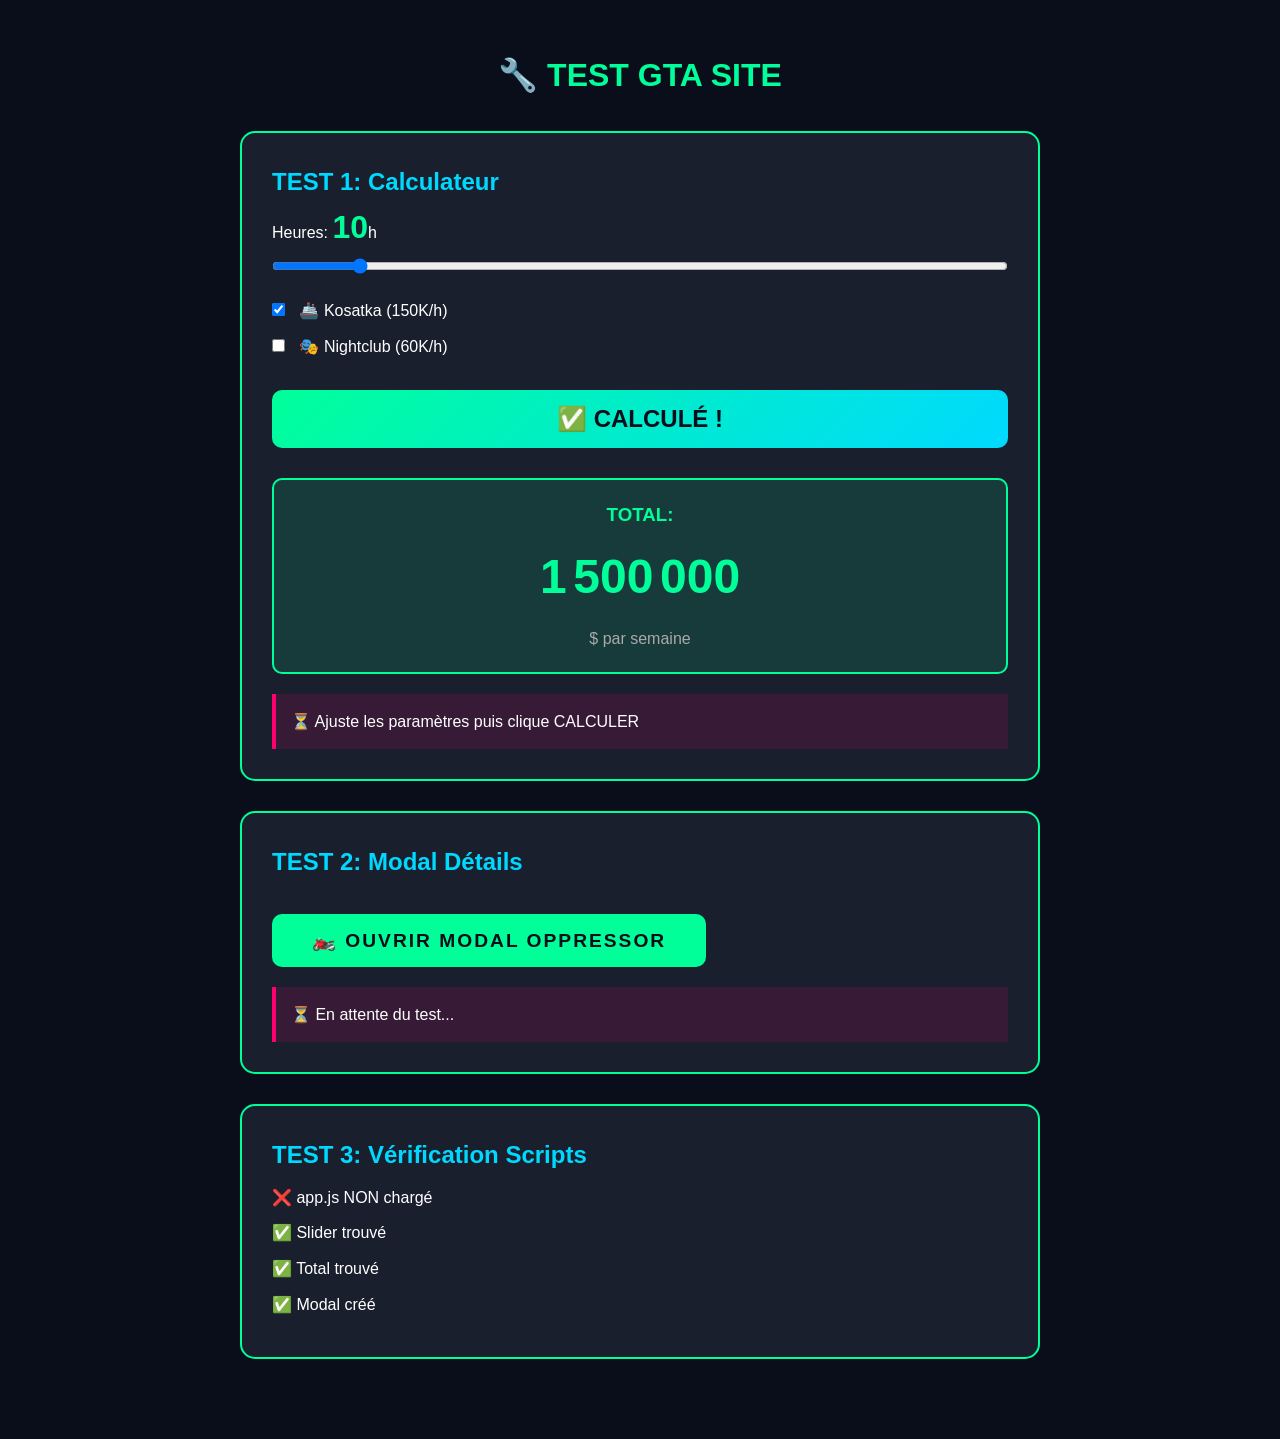
<file: TEST.html>
<!DOCTYPE html>
<html lang="fr">
<head>
    <meta charset="UTF-8">
    <meta name="viewport" content="width=device-width, initial-scale=1.0">
    <title>TEST - GTA Site</title>
    <link rel="stylesheet" href="styles.css">
</head>
<body style="padding: 50px; background: #0a0e1a;">
    
    <h1 style="color: #00ff99; font-family: Arial; text-align: center;">🔧 TEST GTA SITE</h1>
    
    <!-- TEST 1: Calculateur -->
    <div style="background: #1a1f2e; padding: 30px; margin: 30px auto; max-width: 800px; border: 2px solid #00ff99; border-radius: 15px;">
        <h2 style="color: #00d9ff; font-family: Arial;">TEST 1: Calculateur</h2>
        
        <div>
            <p style="color: white;">Heures: <span id="simple-hours" style="color: #00ff99; font-size: 2rem; font-weight: bold;">10</span>h</p>
            <input type="range" id="simple-slider" min="5" max="50" value="10" step="1" 
                   style="width: 100%; height: 10px; background: #00d9ff; border-radius: 5px;">
        </div>
        
        <div style="margin-top: 20px;">
            <label style="color: white; display: block; margin: 10px 0;">
                <input type="checkbox" class="biz-check" data-rate="150000" checked>
                <span style="margin-left: 10px;">🚢 Kosatka (150K/h)</span>
            </label>
            
            <label style="color: white; display: block; margin: 10px 0;">
                <input type="checkbox" class="biz-check" data-rate="60000">
                <span style="margin-left: 10px;">🎭 Nightclub (60K/h)</span>
            </label>
            
            <button id="calc-button" style="width: 100%; padding: 15px; margin-top: 20px; background: linear-gradient(135deg, #00ff99, #00d9ff); border: none; border-radius: 10px; font-size: 1.5rem; font-weight: bold; color: #0a0e1a; cursor: pointer;">
                💰 CALCULER
            </button>
        </div>
        
        <div style="margin-top: 30px; padding: 20px; background: #00ff9920; border: 2px solid #00ff99; border-radius: 10px; text-align: center;">
            <h3 style="color: #00ff99; margin: 0;">TOTAL:</h3>
            <p style="color: #00ff99; font-size: 3rem; margin: 10px 0; font-weight: bold;" id="simple-total">1,500,000</p>
            <p style="color: #aaa;">$ par semaine</p>
        </div>
        
        <p id="test-status-calc" style="margin-top: 20px; padding: 15px; background: #ff006e20; border-left: 4px solid #ff006e; color: white;">
            ⏳ Ajuste les paramètres puis clique CALCULER
        </p>
    </div>
    
    <!-- TEST 2: Modal -->
    <div style="background: #1a1f2e; padding: 30px; margin: 30px auto; max-width: 800px; border: 2px solid #00ff99; border-radius: 15px;">
        <h2 style="color: #00d9ff; font-family: Arial;">TEST 2: Modal Détails</h2>
        
        <button data-vehicle="oppressor" class="btn-details" 
                style="padding: 15px 40px; background: #00ff99; color: #0a0e1a; border: none; border-radius: 10px; font-size: 1.2rem; cursor: pointer; font-weight: bold;">
            🏍️ Ouvrir Modal Oppressor
        </button>
        
        <p id="test-status-modal" style="margin-top: 20px; padding: 15px; background: #ff006e20; border-left: 4px solid #ff006e; color: white;">
            ⏳ En attente du test...
        </p>
    </div>
    
    <!-- TEST 3: Scripts chargés -->
    <div style="background: #1a1f2e; padding: 30px; margin: 30px auto; max-width: 800px; border: 2px solid #00ff99; border-radius: 15px;">
        <h2 style="color: #00d9ff; font-family: Arial;">TEST 3: Vérification Scripts</h2>
        <div id="script-check" style="color: white;"></div>
    </div>

    <script src="app.js"></script>
    
    <script>
        // Vérification automatique
        setTimeout(() => {
            const scriptCheck = document.getElementById('script-check');
            let checks = [];
            
            // Check 1: app.js chargé
            checks.push(typeof simpleCalculate !== 'undefined' ? 
                '✅ app.js chargé' : '❌ app.js NON chargé');
            
            // Check 2: Calculateur
            const slider = document.getElementById('simple-slider');
            const total = document.getElementById('simple-total');
            checks.push(slider ? '✅ Slider trouvé' : '❌ Slider NON trouvé');
            checks.push(total ? '✅ Total trouvé' : '❌ Total NON trouvé');
            
            // Check 3: Modal
            const modal = document.getElementById('detailsModal');
            checks.push(modal ? '✅ Modal créé' : '❌ Modal NON créé');
            
            scriptCheck.innerHTML = checks.map(c => `<p style="margin: 10px 0;">${c}</p>`).join('');
            
            // Test slider
            if (slider) {
                slider.addEventListener('input', () => {
                    document.getElementById('test-status-calc').innerHTML = 
                        '✅ Slider OK ! Valeur: ' + slider.value + 'h - Maintenant clique CALCULER';
                    document.getElementById('test-status-calc').style.background = '#00d9ff20';
                    document.getElementById('test-status-calc').style.borderColor = '#00d9ff';
                });
            }
            
            // Test bouton calculer
            const calcBtn = document.getElementById('calc-button');
            if (calcBtn) {
                calcBtn.addEventListener('click', () => {
                    document.getElementById('test-status-calc').innerHTML = 
                        '✅ CALCULATEUR FONCTIONNE ! Résultat affiché !';
                    document.getElementById('test-status-calc').style.background = '#00ff9920';
                    document.getElementById('test-status-calc').style.borderColor = '#00ff99';
                });
            }
            
            // Test modal
            document.querySelectorAll('.btn-details').forEach(btn => {
                btn.addEventListener('click', () => {
                    document.getElementById('test-status-modal').innerHTML = 
                        '✅ Bouton modal cliqué !';
                    document.getElementById('test-status-modal').style.background = '#00ff9920';
                    document.getElementById('test-status-modal').style.borderColor = '#00ff99';
                });
            });
        }, 1000);
    </script>
</body>
</html>
</file>
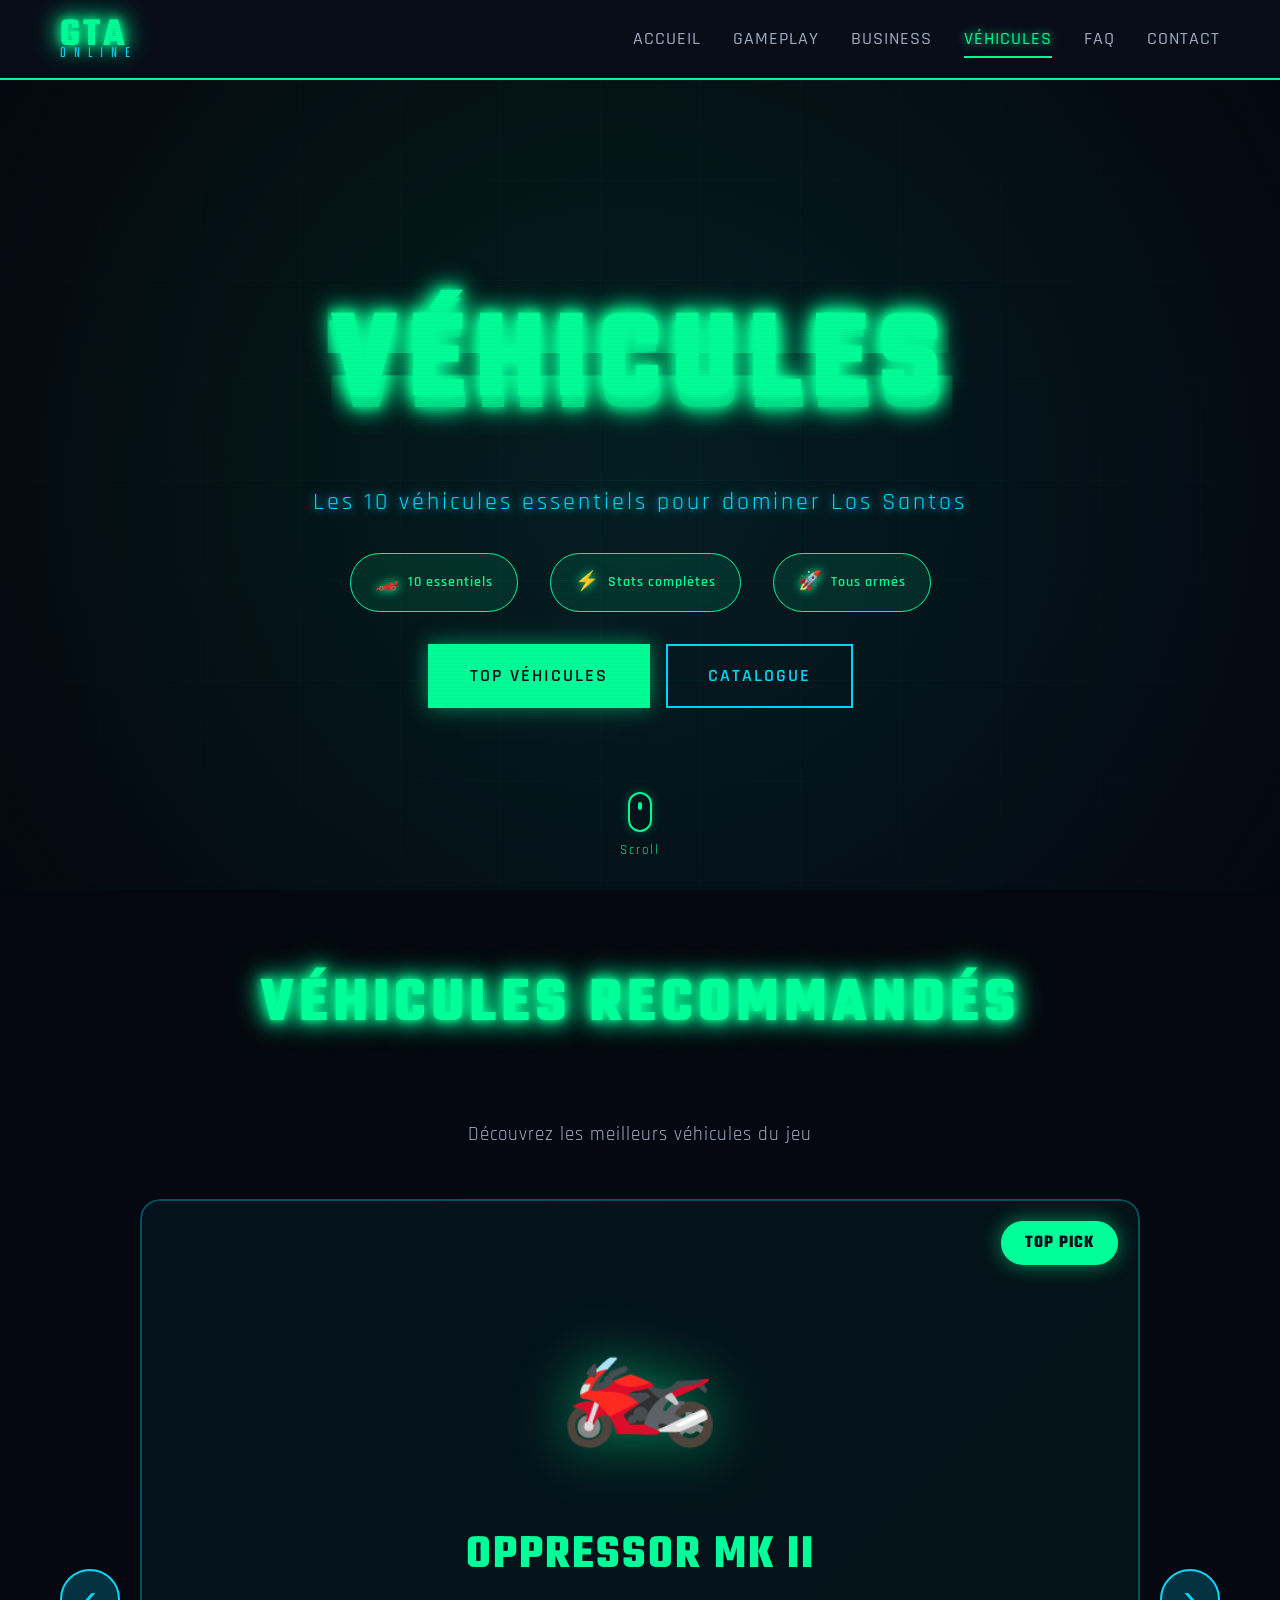
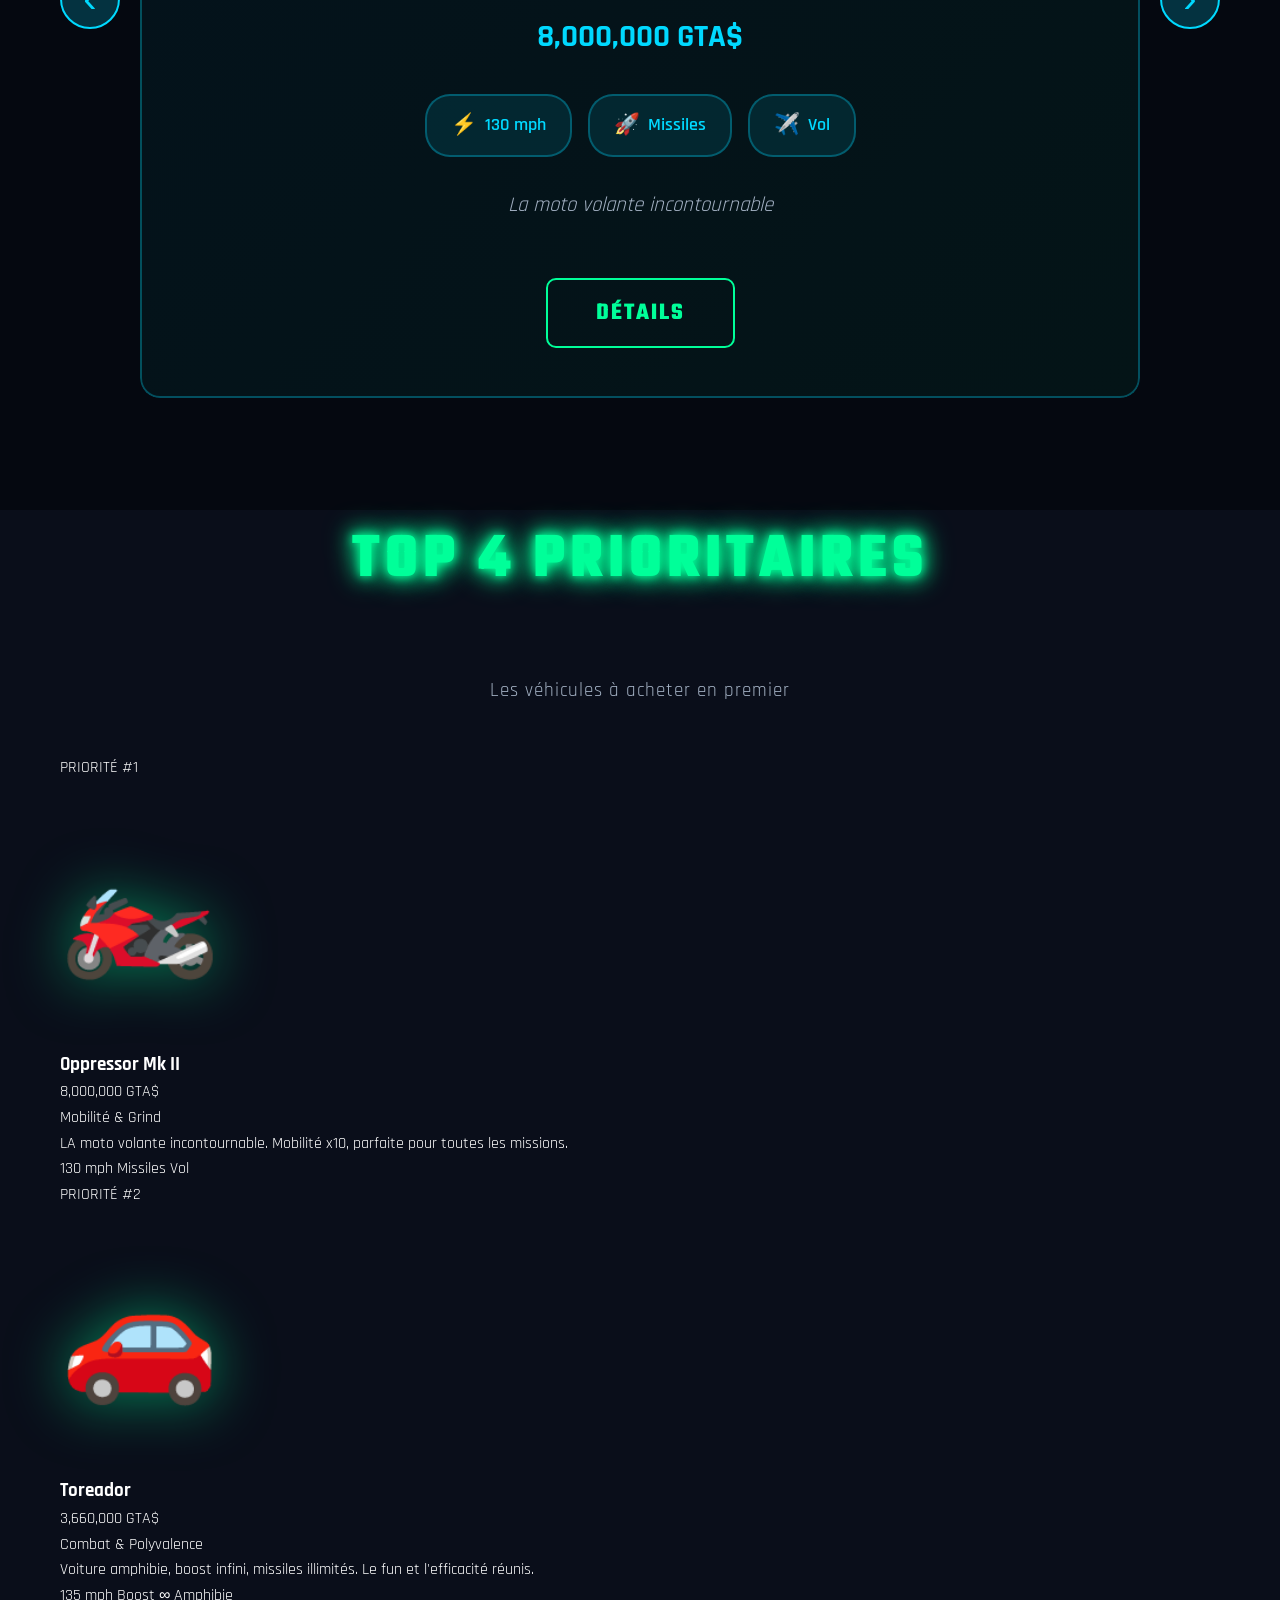
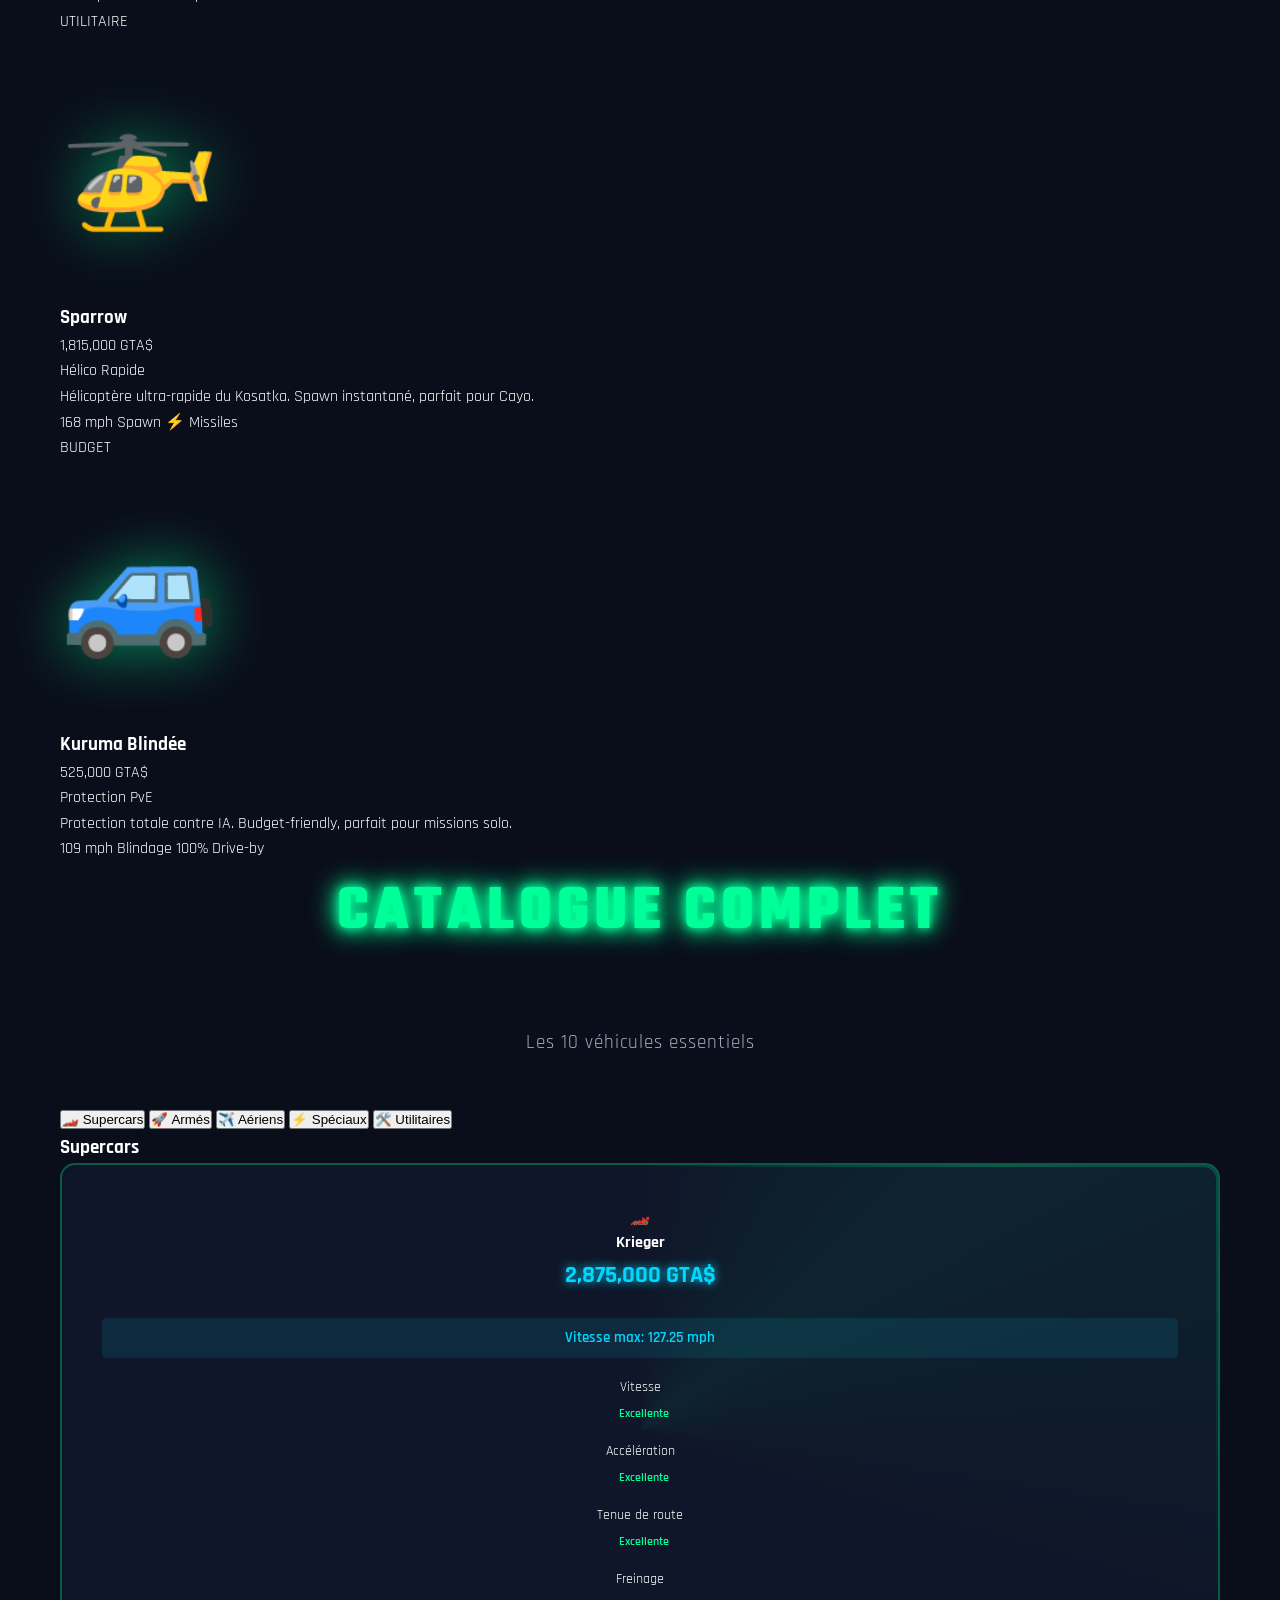
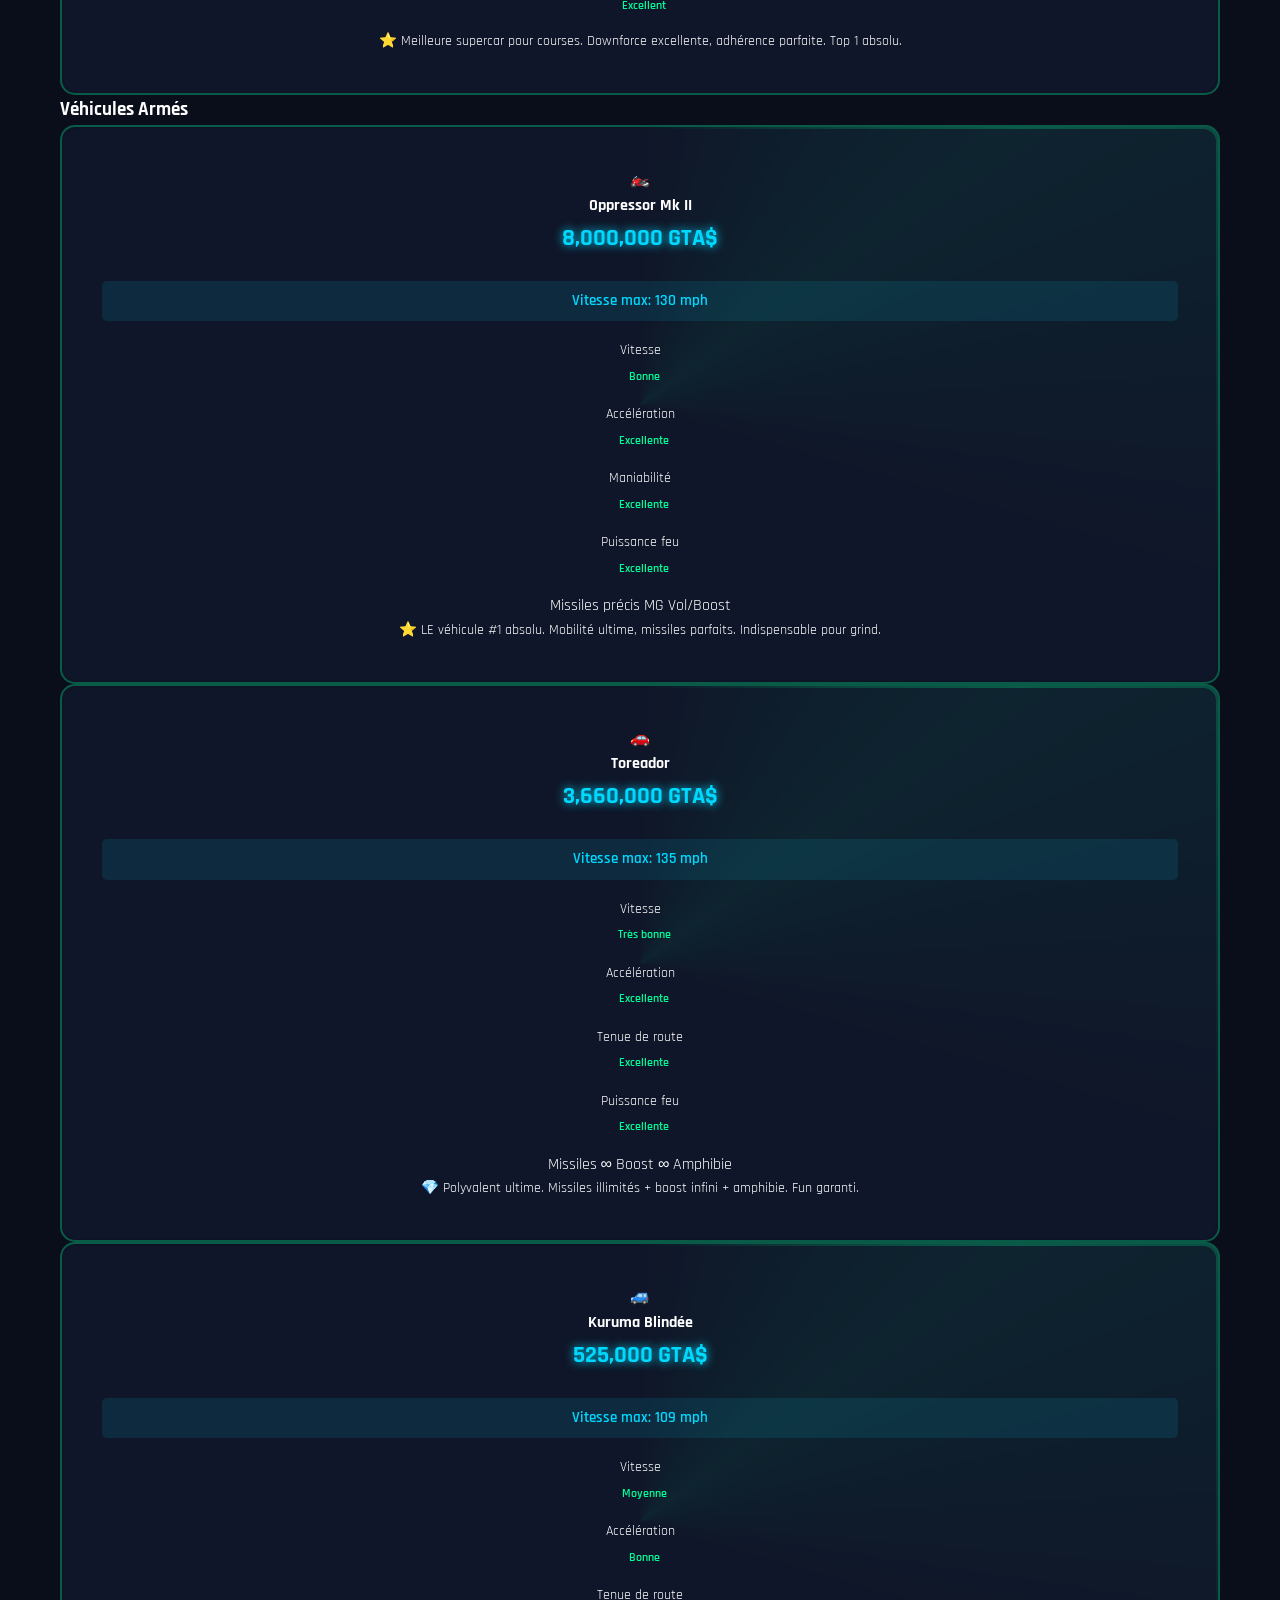
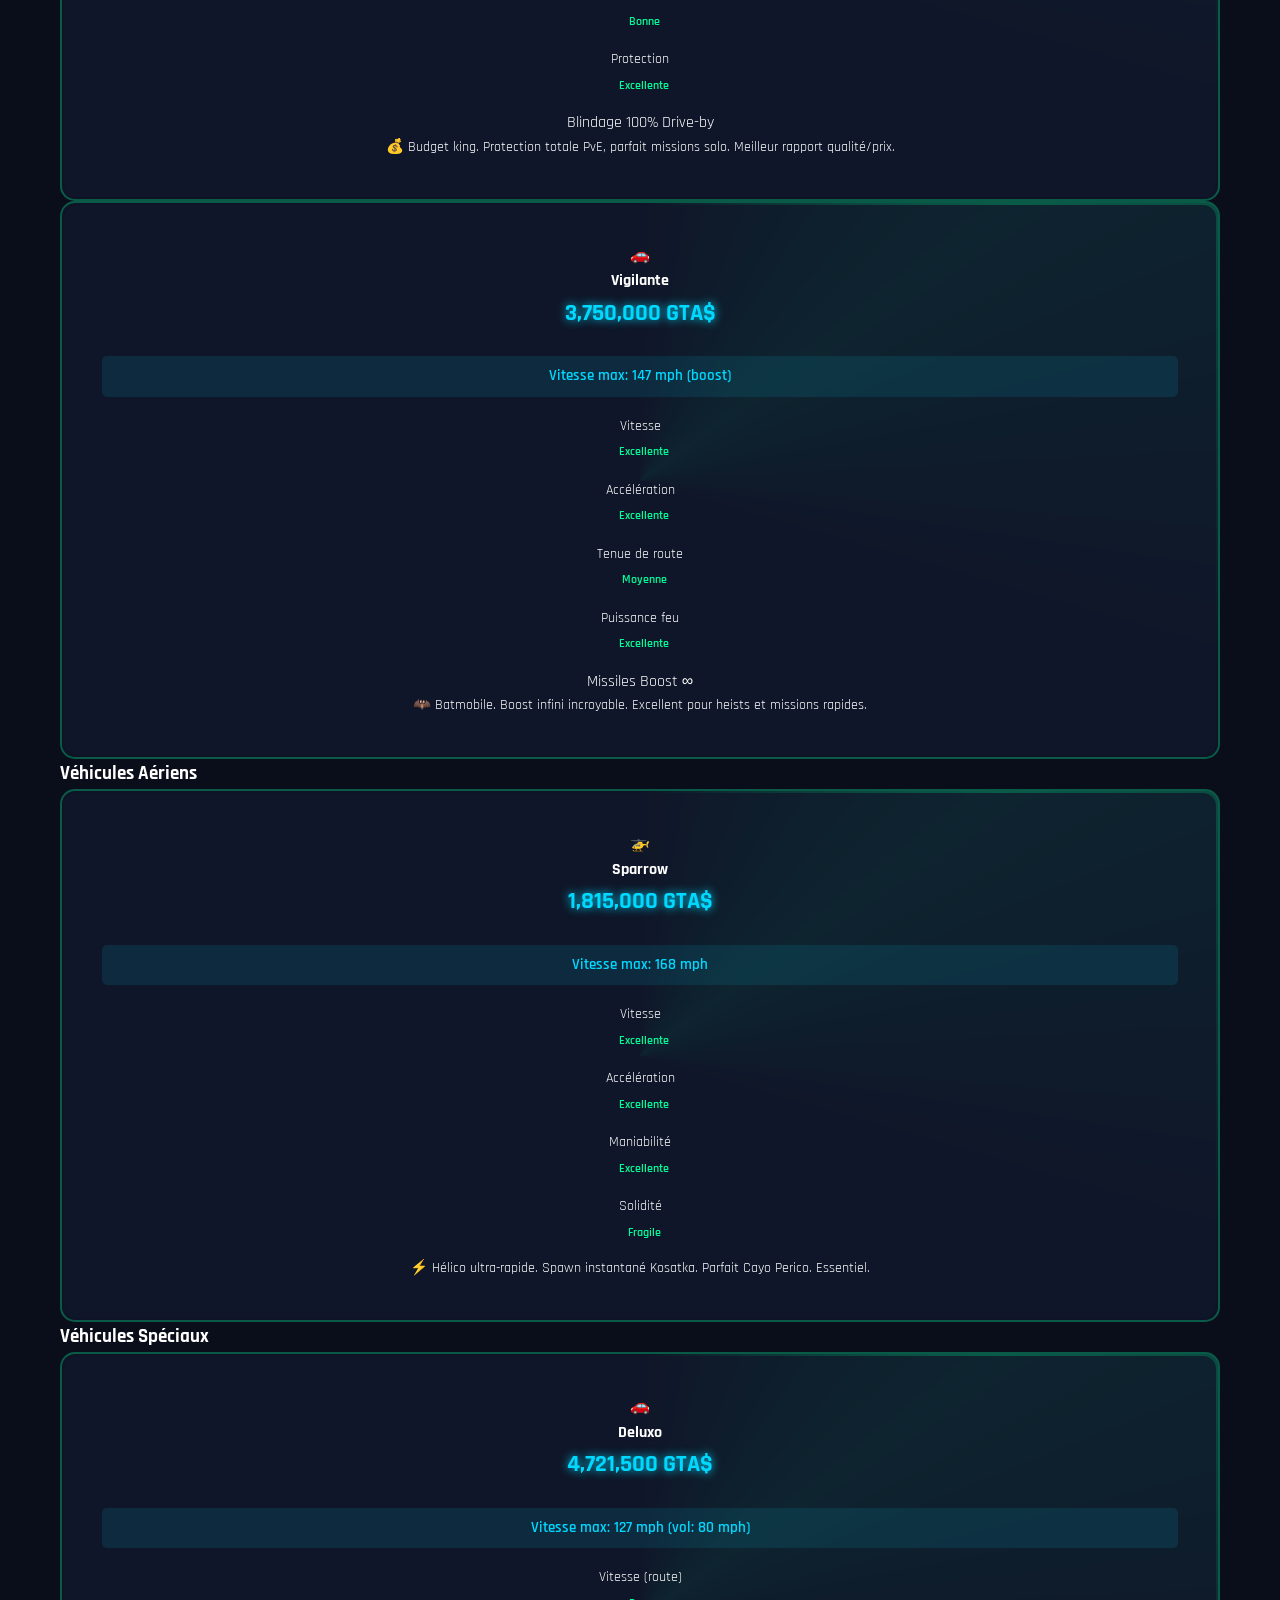
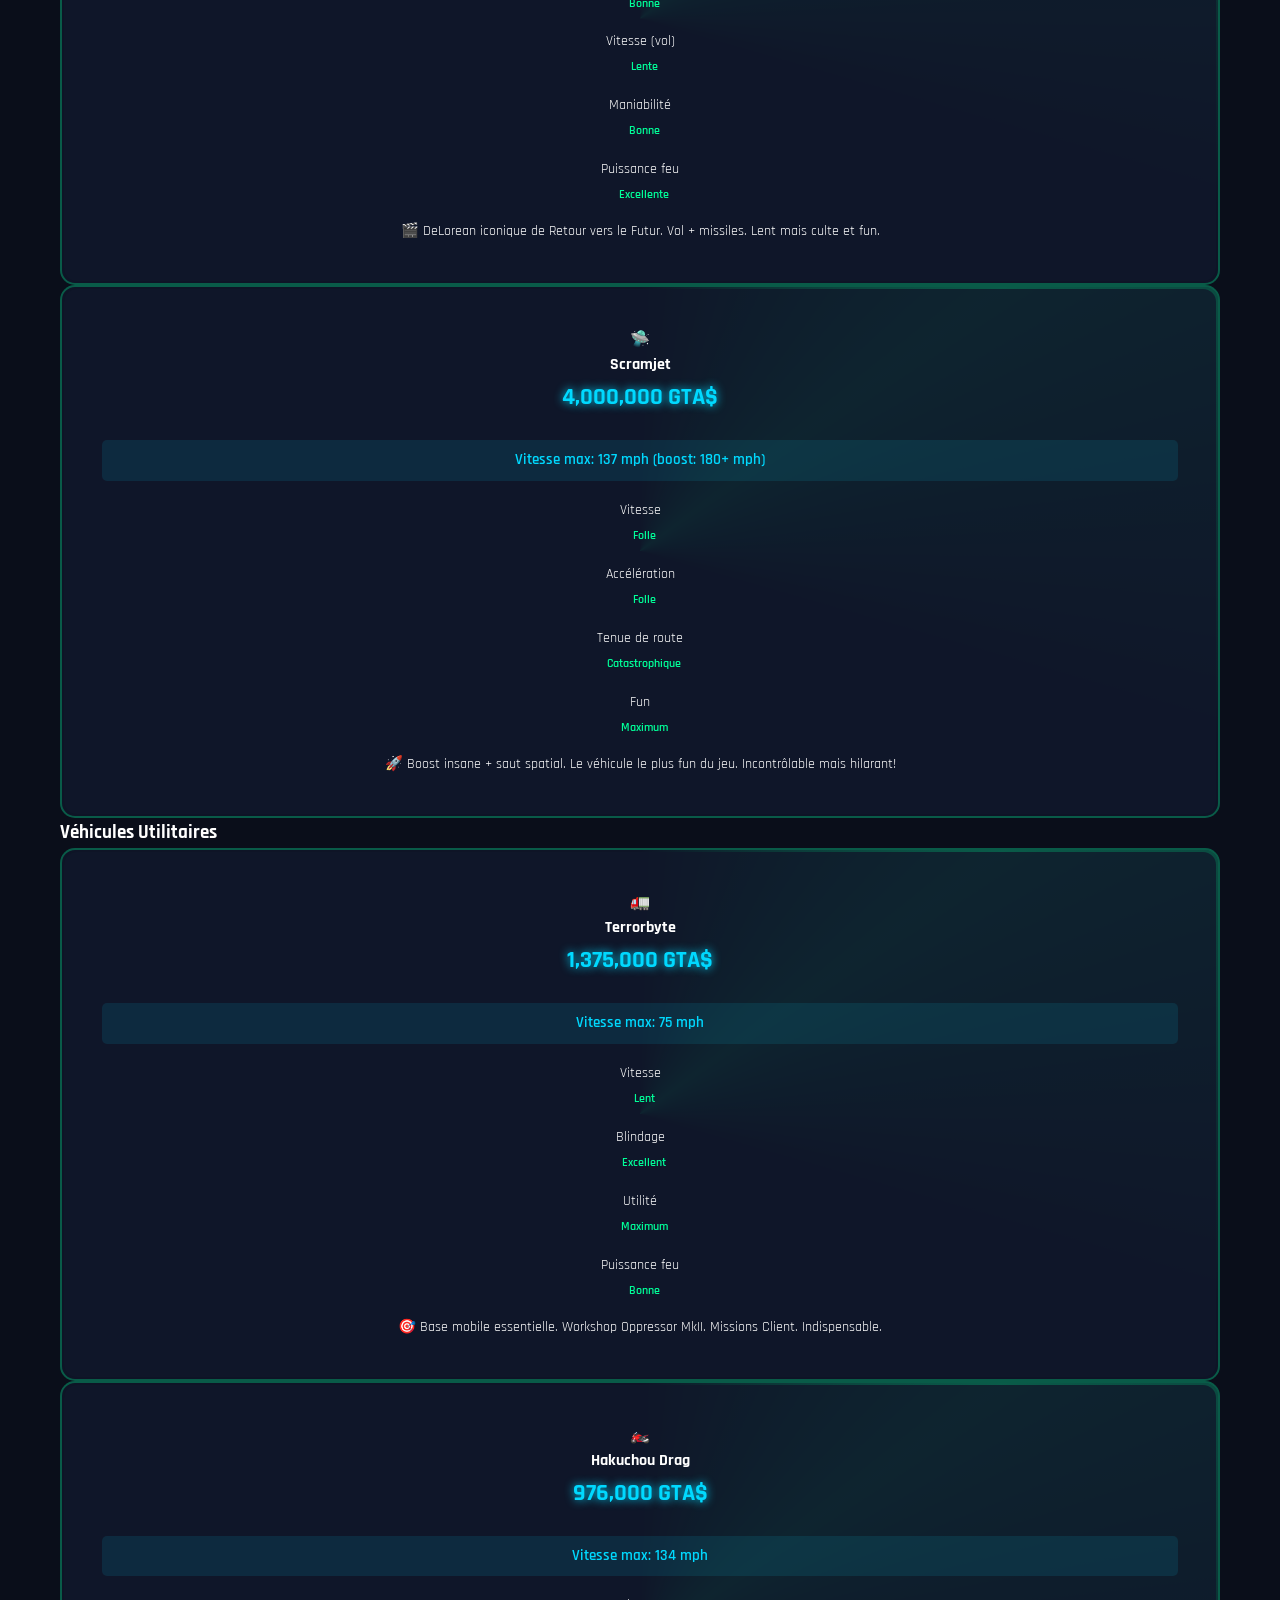
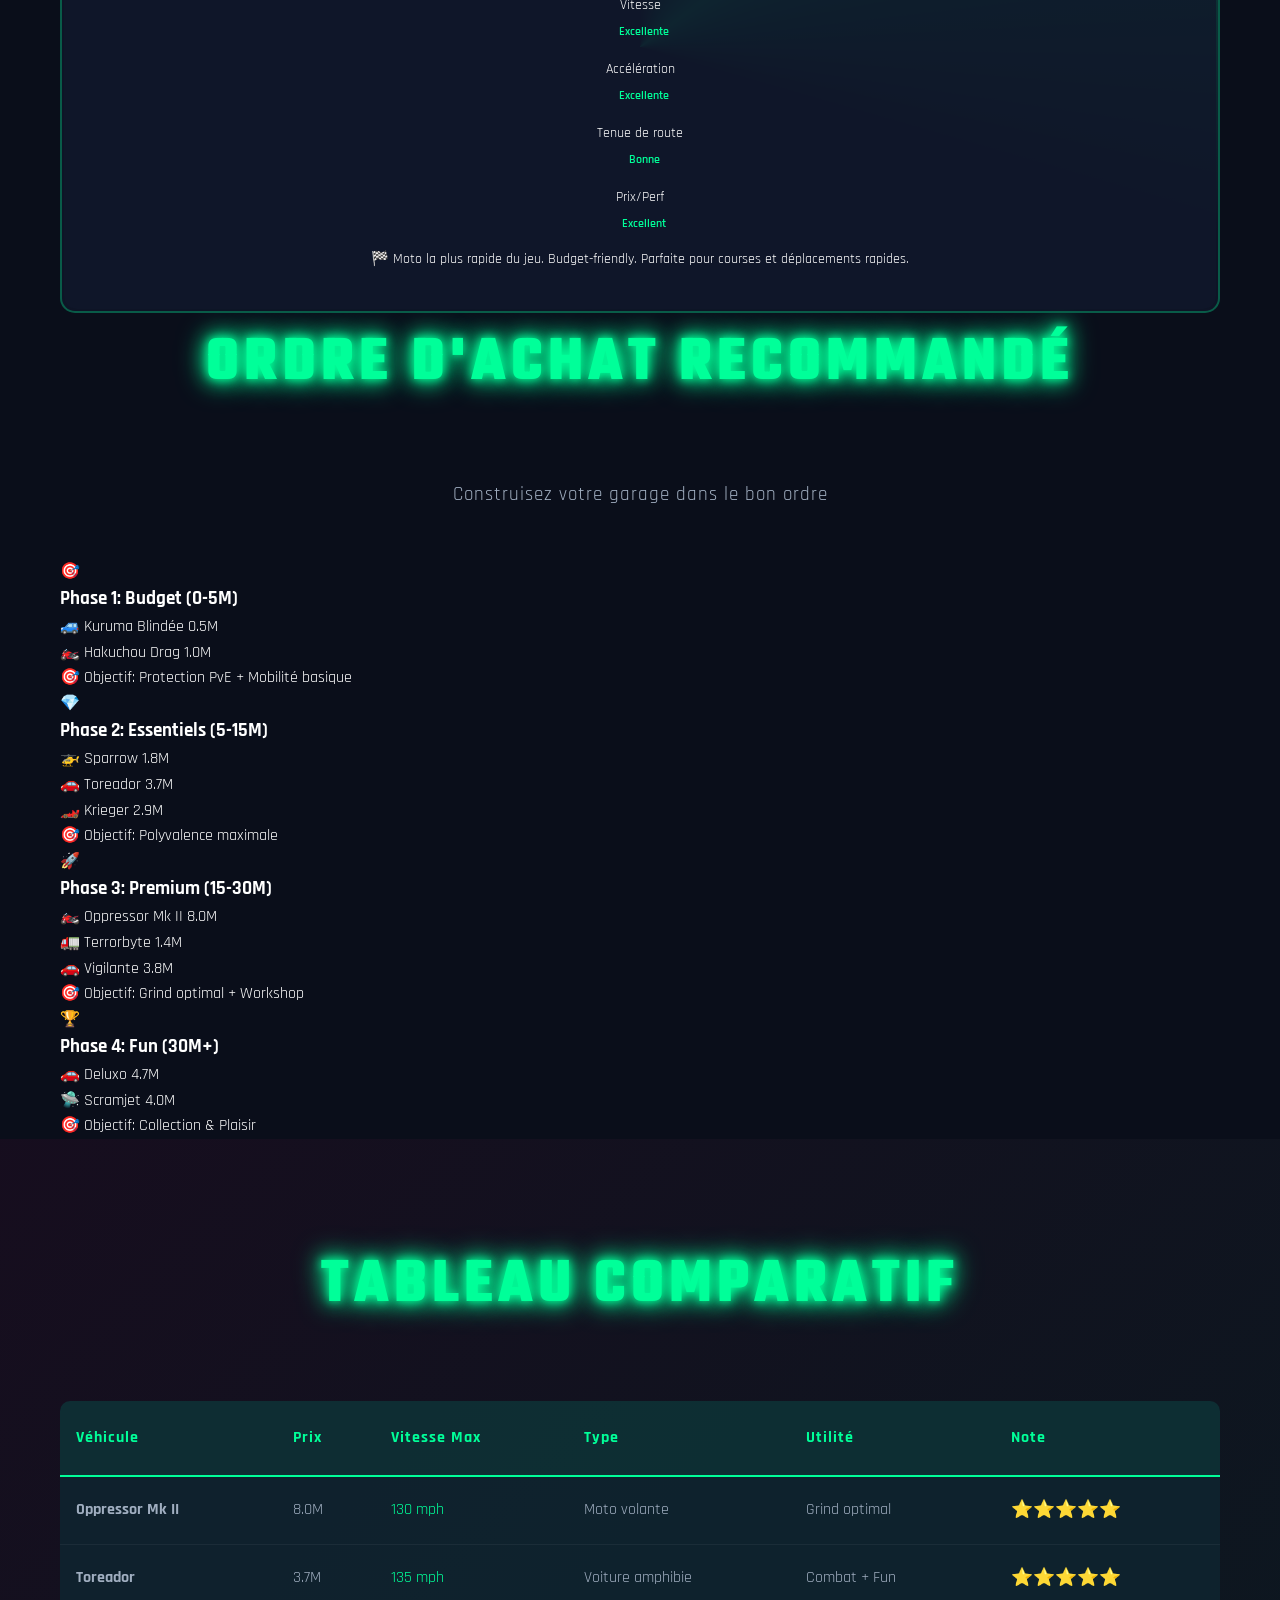
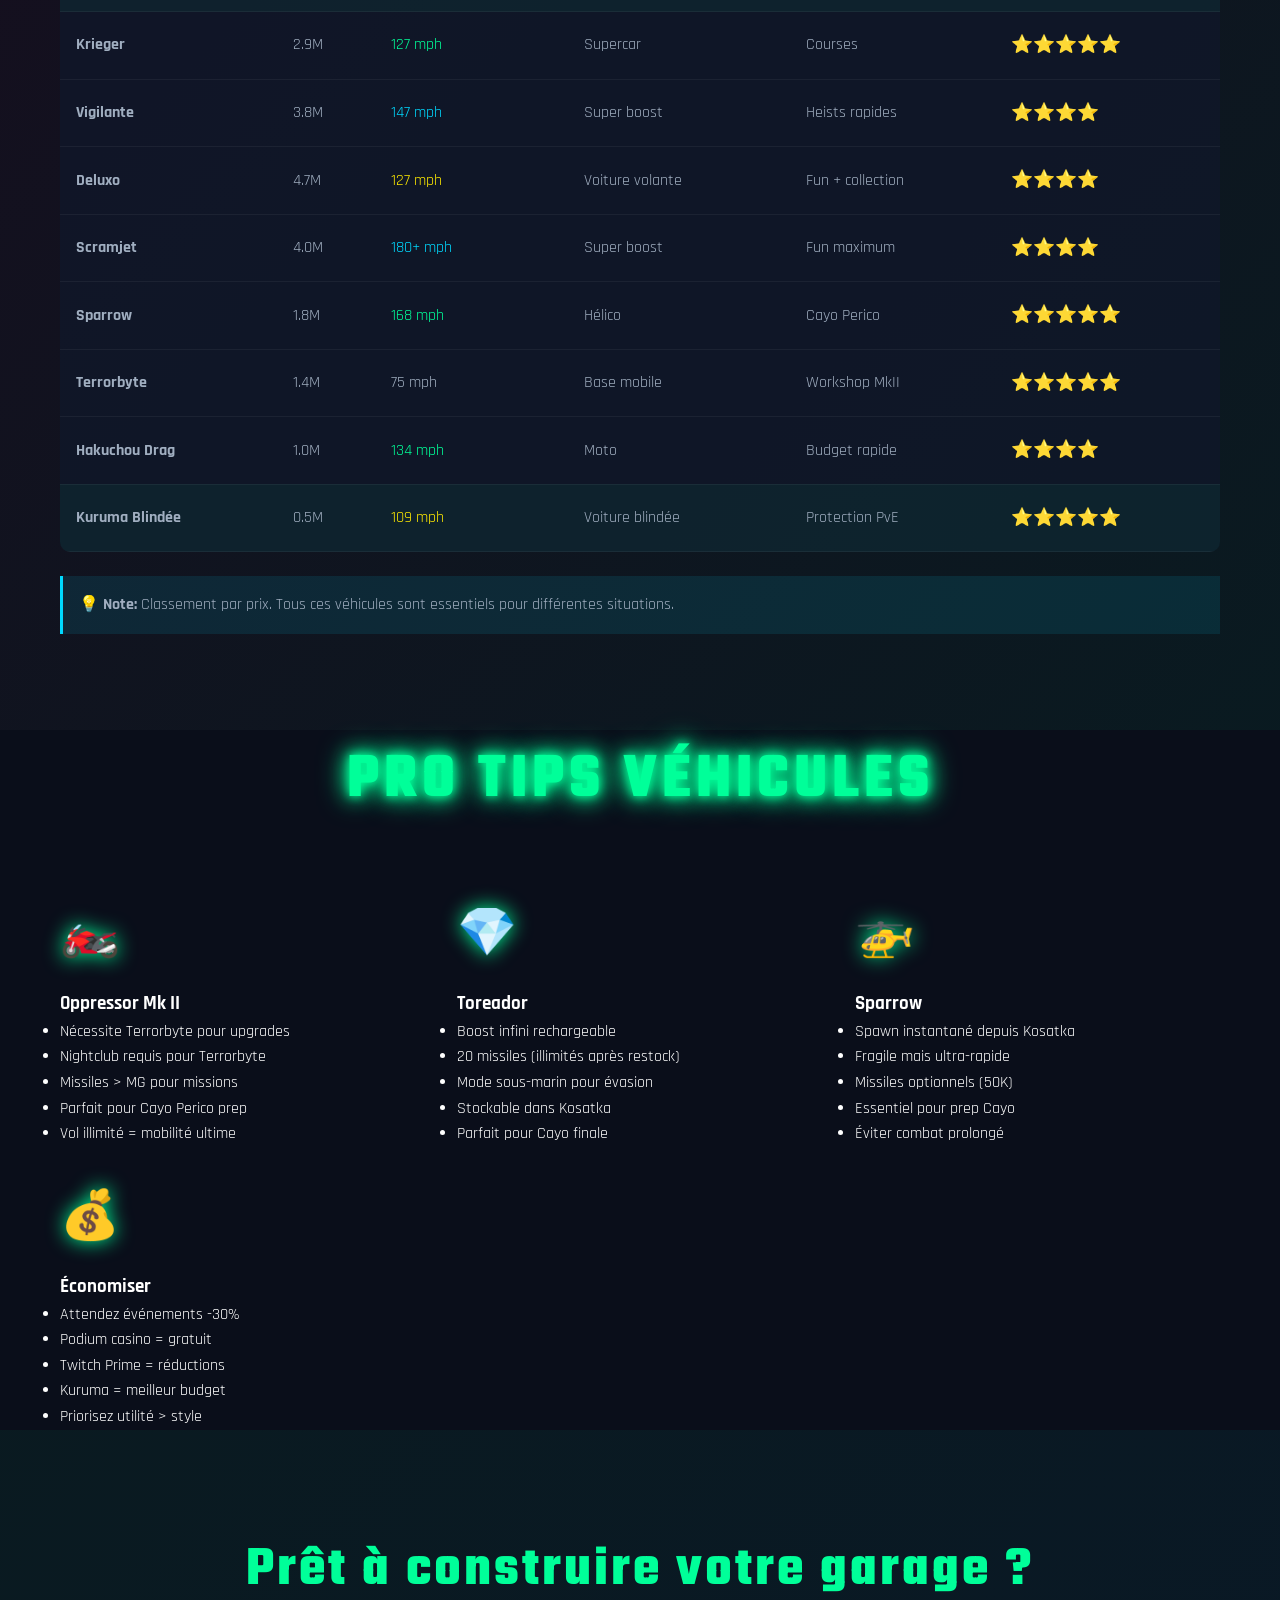
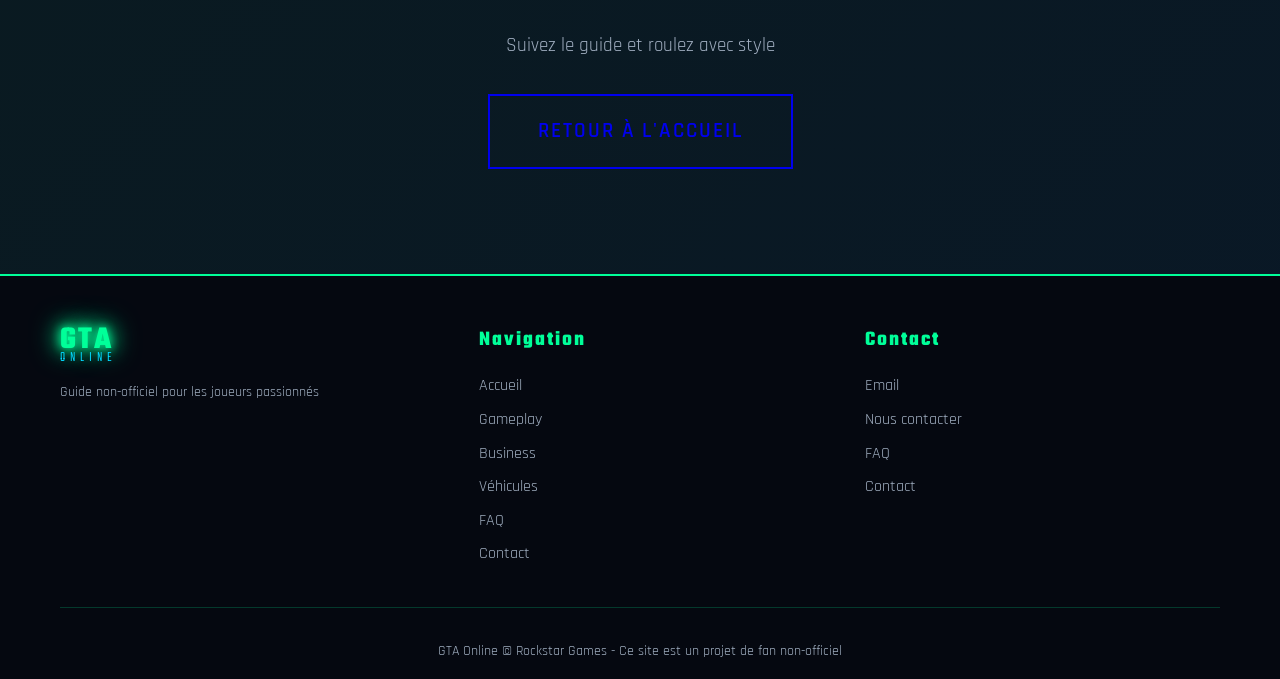
<file: vehicles.html>
<!DOCTYPE html>
<html lang="fr">
<head>
    <meta charset="UTF-8">
    <meta name="viewport" content="width=device-width, initial-scale=1.0">
    <title>Véhicules Essentiels - GTA Online Guide</title>
    <meta name="description" content="Les 10 véhicules essentiels de GTA Online : stats complètes, prix et recommandations">
    <link rel="icon" type="image/png" href="favicon.png">
    <link rel="apple-touch-icon" href="favicon.png">
    <link rel="stylesheet" href="styles.css">
    <link rel="preconnect" href="https://fonts.googleapis.com">
    <link rel="preconnect" href="https://fonts.gstatic.com" crossorigin>
    <link href="https://fonts.googleapis.com/css2?family=Teko:wght@300;500;700&family=Rajdhani:wght@300;500;700&display=swap" rel="stylesheet">
</head>
<body>
    <div class="scanlines"></div>
    <div class="noise"></div>

    <header class="main-header">
        <div class="container">
            <div class="logo">
                <span class="gta">GTA</span>
                <span class="online">ONLINE</span>
            </div>
            <button class="burger-menu" aria-label="Menu">
                <span></span>
                <span></span>
                <span></span>
            </button>
            <nav class="main-nav">
                <a href="index.html" class="nav-link">Accueil</a>
                <a href="gameplay.html" class="nav-link">Gameplay</a>
                <a href="business.html" class="nav-link">Business</a>
                <a href="vehicles.html" class="nav-link active">Véhicules</a>
                <a href="faq.html" class="nav-link">FAQ</a>
                <a href="contact.html" class="nav-link">Contact</a>
            </nav>
        </div>
    </header>

    <section class="hero hero-vehicles">
        <div class="hero-content">
            <h1 class="hero-title">
                <span class="glitch" data-text="VÉHICULES">VÉHICULES</span>
            </h1>
            <p class="hero-subtitle">Les 10 véhicules essentiels pour dominer Los Santos</p>
            <div class="hero-stats-mini">
                <div class="mini-stat">
                    <span class="mini-stat-icon">🏎️</span>
                    <span class="mini-stat-text">10 essentiels</span>
                </div>
                <div class="mini-stat">
                    <span class="mini-stat-icon">⚡</span>
                    <span class="mini-stat-text">Stats complètes</span>
                </div>
                <div class="mini-stat">
                    <span class="mini-stat-icon">🚀</span>
                    <span class="mini-stat-text">Tous armés</span>
                </div>
            </div>
            <div class="hero-cta">
                <a href="#essentials" class="btn btn-primary">Top véhicules</a>
                <a href="#catalog" class="btn btn-secondary">Catalogue</a>
            </div>
        </div>
        <div class="scroll-indicator">
            <div class="mouse"></div>
            <span>Scroll</span>
        </div>
        <div class="hero-overlay"></div>
    </section>

    <!-- Vehicle Carousel -->
    <section class="vehicle-showcase">
        <div class="container">
            <h2 class="section-title">Véhicules Recommandés</h2>
            <p class="section-subtitle">Découvrez les meilleurs véhicules du jeu</p>
            
            <div class="vehicle-carousel-wrapper">
                <button class="carousel-nav prev-vehicle" id="prevVehicle">‹</button>
                
                <div class="vehicle-carousel-container">
                    <div class="vehicle-carousel-track" id="vehicleTrack">
                        <!-- Oppressor Mk II -->
                        <div class="vehicle-carousel-card" data-vehicle="oppressor">
                            <div class="vehicle-badge top-pick">TOP PICK</div>
                            <div class="vehicle-image-big">🏍️</div>
                            <h3 class="vehicle-name">Oppressor Mk II</h3>
                            <div class="vehicle-price-display">8,000,000 GTA$</div>
                            <div class="vehicle-features">
                                <span class="feature-badge"><span class="icon">⚡</span> 130 mph</span>
                                <span class="feature-badge"><span class="icon">🚀</span> Missiles</span>
                                <span class="feature-badge"><span class="icon">✈️</span> Vol</span>
                            </div>
                            <p class="vehicle-tagline">La moto volante incontournable</p>
                            <button class="btn-details">DÉTAILS</button>
                        </div>

                        <!-- Toreador -->
                        <div class="vehicle-carousel-card" data-vehicle="toreador">
                            <div class="vehicle-badge priority">PRIORITÉ #2</div>
                            <div class="vehicle-image-big">🚗</div>
                            <h3 class="vehicle-name">Toreador</h3>
                            <div class="vehicle-price-display">3,660,000 GTA$</div>
                            <div class="vehicle-features">
                                <span class="feature-badge"><span class="icon">⚡</span> 135 mph</span>
                                <span class="feature-badge"><span class="icon">🔄</span> Boost ∞</span>
                                <span class="feature-badge"><span class="icon">🌊</span> Amphibie</span>
                            </div>
                            <p class="vehicle-tagline">Polyvalence & puissance maximales</p>
                            <button class="btn-details">DÉTAILS</button>
                        </div>

                        <!-- Krieger -->
                        <div class="vehicle-carousel-card" data-vehicle="krieger">
                            <div class="vehicle-badge best">BEST RACING</div>
                            <div class="vehicle-image-big">🏎️</div>
                            <h3 class="vehicle-name">Krieger</h3>
                            <div class="vehicle-price-display">2,875,000 GTA$</div>
                            <div class="vehicle-features">
                                <span class="feature-badge"><span class="icon">⚡</span> 127 mph</span>
                                <span class="feature-badge"><span class="icon">🏁</span> Adhérence</span>
                                <span class="feature-badge"><span class="icon">⭐</span> Top tier</span>
                            </div>
                            <p class="vehicle-tagline">Meilleure supercar pour courses</p>
                            <button class="btn-details">DÉTAILS</button>
                        </div>

                        <!-- Sparrow -->
                        <div class="vehicle-carousel-card" data-vehicle="sparrow">
                            <div class="vehicle-badge utility">UTILITAIRE</div>
                            <div class="vehicle-image-big">🚁</div>
                            <h3 class="vehicle-name">Sparrow</h3>
                            <div class="vehicle-price-display">1,815,000 GTA$</div>
                            <div class="vehicle-features">
                                <span class="feature-badge"><span class="icon">⚡</span> 168 mph</span>
                                <span class="feature-badge"><span class="icon">⏱️</span> Spawn ⚡</span>
                                <span class="feature-badge"><span class="icon">🚀</span> Missiles</span>
                            </div>
                            <p class="vehicle-tagline">Essentiel pour Cayo Perico</p>
                            <button class="btn-details">DÉTAILS</button>
                        </div>

                        <!-- Kuruma -->
                        <div class="vehicle-carousel-card" data-vehicle="kuruma">
                            <div class="vehicle-badge budget">BUDGET</div>
                            <div class="vehicle-image-big">🚙</div>
                            <h3 class="vehicle-name">Kuruma Blindée</h3>
                            <div class="vehicle-price-display">525,000 GTA$</div>
                            <div class="vehicle-features">
                                <span class="feature-badge"><span class="icon">⚡</span> 109 mph</span>
                                <span class="feature-badge"><span class="icon">🛡️</span> Blindage</span>
                                <span class="feature-badge"><span class="icon">💰</span> Budget</span>
                            </div>
                            <p class="vehicle-tagline">Protection totale PvE</p>
                            <button class="btn-details">DÉTAILS</button>
                        </div>

                        <!-- Vigilante -->
                        <div class="vehicle-carousel-card" data-vehicle="vigilante">
                            <div class="vehicle-badge special">SPECIAL</div>
                            <div class="vehicle-image-big">🦇</div>
                            <h3 class="vehicle-name">Vigilante</h3>
                            <div class="vehicle-price-display">3,750,000 GTA$</div>
                            <div class="vehicle-features">
                                <span class="feature-badge"><span class="icon">⚡</span> 147 mph</span>
                                <span class="feature-badge"><span class="icon">🔥</span> Boost ∞</span>
                                <span class="feature-badge"><span class="icon">🚀</span> Missiles</span>
                            </div>
                            <p class="vehicle-tagline">Batmobile avec boost infini</p>
                            <button class="btn-details">DÉTAILS</button>
                        </div>

                        <!-- Deluxo -->
                        <div class="vehicle-carousel-card" data-vehicle="deluxo">
                            <div class="vehicle-badge fun">FUN</div>
                            <div class="vehicle-image-big">🚗</div>
                            <h3 class="vehicle-name">Deluxo</h3>
                            <div class="vehicle-price-display">4,721,500 GTA$</div>
                            <div class="vehicle-features">
                                <span class="feature-badge"><span class="icon">✈️</span> Vol</span>
                                <span class="feature-badge"><span class="icon">🎬</span> Iconique</span>
                                <span class="feature-badge"><span class="icon">🚀</span> Missiles</span>
                            </div>
                            <p class="vehicle-tagline">DeLorean de Retour vers le Futur</p>
                            <button class="btn-details">DÉTAILS</button>
                        </div>

                        <!-- Scramjet -->
                        <div class="vehicle-carousel-card" data-vehicle="scramjet">
                            <div class="vehicle-badge fun">FUN MAX</div>
                            <div class="vehicle-image-big">🛸</div>
                            <h3 class="vehicle-name">Scramjet</h3>
                            <div class="vehicle-price-display">4,000,000 GTA$</div>
                            <div class="vehicle-features">
                                <span class="feature-badge"><span class="icon">⚡</span> 180+ mph</span>
                                <span class="feature-badge"><span class="icon">🔥</span> Boost fou</span>
                                <span class="feature-badge"><span class="icon">🚀</span> Saut</span>
                            </div>
                            <p class="vehicle-tagline">Le véhicule le plus fun du jeu</p>
                            <button class="btn-details">DÉTAILS</button>
                        </div>

                        <!-- Terrorbyte -->
                        <div class="vehicle-carousel-card" data-vehicle="terrorbyte">
                            <div class="vehicle-badge essential">ESSENTIEL</div>
                            <div class="vehicle-image-big">🚛</div>
                            <h3 class="vehicle-name">Terrorbyte</h3>
                            <div class="vehicle-price-display">1,375,000 GTA$</div>
                            <div class="vehicle-features">
                                <span class="feature-badge"><span class="icon">🔧</span> Workshop</span>
                                <span class="feature-badge"><span class="icon">🎯</span> Missions</span>
                                <span class="feature-badge"><span class="icon">🛡️</span> Blindé</span>
                            </div>
                            <p class="vehicle-tagline">Base mobile + Workshop MkII</p>
                            <button class="btn-details">DÉTAILS</button>
                        </div>

                        <!-- Hakuchou Drag -->
                        <div class="vehicle-carousel-card" data-vehicle="hakuchou">
                            <div class="vehicle-badge speed">VITESSE</div>
                            <div class="vehicle-image-big">🏍️</div>
                            <h3 class="vehicle-name">Hakuchou Drag</h3>
                            <div class="vehicle-price-display">976,000 GTA$</div>
                            <div class="vehicle-features">
                                <span class="feature-badge"><span class="icon">⚡</span> 134 mph</span>
                                <span class="feature-badge"><span class="icon">🏁</span> Rapide</span>
                                <span class="feature-badge"><span class="icon">💰</span> Abordable</span>
                            </div>
                            <p class="vehicle-tagline">Moto la plus rapide du jeu</p>
                            <button class="btn-details">DÉTAILS</button>
                        </div>
                    </div>
                </div>
                
                <button class="carousel-nav next-vehicle" id="nextVehicle">›</button>
            </div>

            <div class="carousel-indicators" id="carouselIndicators"></div>
        </div>
    </section>
        <div class="container">
            <h2 class="section-title">Top 4 Prioritaires</h2>
            <p class="section-subtitle">Les véhicules à acheter en premier</p>

            <div class="essentials-grid">
                <!-- Oppressor MkII -->
                <div class="essential-card priority">
                    <div class="essential-badge">PRIORITÉ #1</div>
                    <div class="vehicle-image-big">🏍️</div>
                    <h3>Oppressor Mk II</h3>
                    <div class="vehicle-price-big">8,000,000 GTA$</div>
                    <div class="vehicle-role">Mobilité & Grind</div>
                    <p class="vehicle-desc-short">
                        LA moto volante incontournable. Mobilité x10, parfaite pour toutes les missions.
                    </p>
                    <div class="vehicle-quick-stats">
                        <span class="stat-pill">130 mph</span>
                        <span class="stat-pill">Missiles</span>
                        <span class="stat-pill">Vol</span>
                    </div>
                </div>

                <!-- Toreador -->
                <div class="essential-card priority">
                    <div class="essential-badge">PRIORITÉ #2</div>
                    <div class="vehicle-image-big">🚗</div>
                    <h3>Toreador</h3>
                    <div class="vehicle-price-big">3,660,000 GTA$</div>
                    <div class="vehicle-role">Combat & Polyvalence</div>
                    <p class="vehicle-desc-short">
                        Voiture amphibie, boost infini, missiles illimités. Le fun et l'efficacité réunis.
                    </p>
                    <div class="vehicle-quick-stats">
                        <span class="stat-pill">135 mph</span>
                        <span class="stat-pill">Boost ∞</span>
                        <span class="stat-pill">Amphibie</span>
                    </div>
                </div>

                <!-- Sparrow -->
                <div class="essential-card">
                    <div class="essential-badge">UTILITAIRE</div>
                    <div class="vehicle-image-big">🚁</div>
                    <h3>Sparrow</h3>
                    <div class="vehicle-price-big">1,815,000 GTA$</div>
                    <div class="vehicle-role">Hélico Rapide</div>
                    <p class="vehicle-desc-short">
                        Hélicoptère ultra-rapide du Kosatka. Spawn instantané, parfait pour Cayo.
                    </p>
                    <div class="vehicle-quick-stats">
                        <span class="stat-pill">168 mph</span>
                        <span class="stat-pill">Spawn ⚡</span>
                        <span class="stat-pill">Missiles</span>
                    </div>
                </div>

                <!-- Kuruma -->
                <div class="essential-card">
                    <div class="essential-badge">BUDGET</div>
                    <div class="vehicle-image-big">🚙</div>
                    <h3>Kuruma Blindée</h3>
                    <div class="vehicle-price-big">525,000 GTA$</div>
                    <div class="vehicle-role">Protection PvE</div>
                    <p class="vehicle-desc-short">
                        Protection totale contre IA. Budget-friendly, parfait pour missions solo.
                    </p>
                    <div class="vehicle-quick-stats">
                        <span class="stat-pill">109 mph</span>
                        <span class="stat-pill">Blindage 100%</span>
                        <span class="stat-pill">Drive-by</span>
                    </div>
                </div>
            </div>
        </div>
    </section>

    <!-- Category Selector -->
    <section id="catalog" class="catalog-section">
        <div class="container">
            <h2 class="section-title">Catalogue Complet</h2>
            <p class="section-subtitle">Les 10 véhicules essentiels</p>

            <div class="category-tabs">
                <button class="tab-btn active" data-category="super">🏎️ Supercars</button>
                <button class="tab-btn" data-category="weaponized">🚀 Armés</button>
                <button class="tab-btn" data-category="aircraft">✈️ Aériens</button>
                <button class="tab-btn" data-category="special">⚡ Spéciaux</button>
                <button class="tab-btn" data-category="utility">🛠️ Utilitaires</button>
            </div>

            <!-- Supercars -->
            <div class="category-content active" data-category="super">
                <h3 class="category-title">Supercars</h3>
                <div class="vehicles-grid">
                    <div class="vehicle-card">
                        <div class="vehicle-img-placeholder">🏎️</div>
                        <h4>Krieger</h4>
                        <div class="vehicle-price">2,875,000 GTA$</div>
                        <div class="vehicle-top-speed">Vitesse max: 127.25 mph</div>
                        <div class="vehicle-stats-mini">
                            <div class="stat-bar">
                                <span class="label">Vitesse</span>
                                <div class="bar"><div class="fill" style="width: 98%"></div></div>
                                <span class="rating">Excellente</span>
                            </div>
                            <div class="stat-bar">
                                <span class="label">Accélération</span>
                                <div class="bar"><div class="fill" style="width: 95%"></div></div>
                                <span class="rating">Excellente</span>
                            </div>
                            <div class="stat-bar">
                                <span class="label">Tenue de route</span>
                                <div class="bar"><div class="fill" style="width: 97%"></div></div>
                                <span class="rating">Excellente</span>
                            </div>
                            <div class="stat-bar">
                                <span class="label">Freinage</span>
                                <div class="bar"><div class="fill" style="width: 93%"></div></div>
                                <span class="rating">Excellent</span>
                            </div>
                        </div>
                        <p class="vehicle-note">⭐ Meilleure supercar pour courses. Downforce excellente, adhérence parfaite. Top 1 absolu.</p>
                    </div>
                </div>
            </div>

            <!-- Weaponized -->
            <div class="category-content" data-category="weaponized">
                <h3 class="category-title">Véhicules Armés</h3>
                <div class="vehicles-grid">
                    <div class="vehicle-card featured">
                        <div class="vehicle-img-placeholder">🏍️</div>
                        <h4>Oppressor Mk II</h4>
                        <div class="vehicle-price">8,000,000 GTA$</div>
                        <div class="vehicle-top-speed">Vitesse max: 130 mph</div>
                        <div class="vehicle-stats-mini">
                            <div class="stat-bar">
                                <span class="label">Vitesse</span>
                                <div class="bar"><div class="fill" style="width: 85%"></div></div>
                                <span class="rating">Bonne</span>
                            </div>
                            <div class="stat-bar">
                                <span class="label">Accélération</span>
                                <div class="bar"><div class="fill" style="width: 92%"></div></div>
                                <span class="rating">Excellente</span>
                            </div>
                            <div class="stat-bar">
                                <span class="label">Maniabilité</span>
                                <div class="bar"><div class="fill" style="width: 98%"></div></div>
                                <span class="rating">Excellente</span>
                            </div>
                            <div class="stat-bar">
                                <span class="label">Puissance feu</span>
                                <div class="bar"><div class="fill" style="width: 95%"></div></div>
                                <span class="rating">Excellente</span>
                            </div>
                        </div>
                        <div class="weapon-list">
                            <span class="weapon-badge">Missiles précis</span>
                            <span class="weapon-badge">MG</span>
                            <span class="weapon-badge">Vol/Boost</span>
                        </div>
                        <p class="vehicle-note">⭐ LE véhicule #1 absolu. Mobilité ultime, missiles parfaits. Indispensable pour grind.</p>
                    </div>

                    <div class="vehicle-card">
                        <div class="vehicle-img-placeholder">🚗</div>
                        <h4>Toreador</h4>
                        <div class="vehicle-price">3,660,000 GTA$</div>
                        <div class="vehicle-top-speed">Vitesse max: 135 mph</div>
                        <div class="vehicle-stats-mini">
                            <div class="stat-bar">
                                <span class="label">Vitesse</span>
                                <div class="bar"><div class="fill" style="width: 88%"></div></div>
                                <span class="rating">Très bonne</span>
                            </div>
                            <div class="stat-bar">
                                <span class="label">Accélération</span>
                                <div class="bar"><div class="fill" style="width: 96%"></div></div>
                                <span class="rating">Excellente</span>
                            </div>
                            <div class="stat-bar">
                                <span class="label">Tenue de route</span>
                                <div class="bar"><div class="fill" style="width: 90%"></div></div>
                                <span class="rating">Excellente</span>
                            </div>
                            <div class="stat-bar">
                                <span class="label">Puissance feu</span>
                                <div class="bar"><div class="fill" style="width: 98%"></div></div>
                                <span class="rating">Excellente</span>
                            </div>
                        </div>
                        <div class="weapon-list">
                            <span class="weapon-badge">Missiles ∞</span>
                            <span class="weapon-badge">Boost ∞</span>
                            <span class="weapon-badge">Amphibie</span>
                        </div>
                        <p class="vehicle-note">💎 Polyvalent ultime. Missiles illimités + boost infini + amphibie. Fun garanti.</p>
                    </div>

                    <div class="vehicle-card">
                        <div class="vehicle-img-placeholder">🚙</div>
                        <h4>Kuruma Blindée</h4>
                        <div class="vehicle-price">525,000 GTA$</div>
                        <div class="vehicle-top-speed">Vitesse max: 109 mph</div>
                        <div class="vehicle-stats-mini">
                            <div class="stat-bar">
                                <span class="label">Vitesse</span>
                                <div class="bar"><div class="fill" style="width: 70%"></div></div>
                                <span class="rating">Moyenne</span>
                            </div>
                            <div class="stat-bar">
                                <span class="label">Accélération</span>
                                <div class="bar"><div class="fill" style="width: 75%"></div></div>
                                <span class="rating">Bonne</span>
                            </div>
                            <div class="stat-bar">
                                <span class="label">Tenue de route</span>
                                <div class="bar"><div class="fill" style="width: 78%"></div></div>
                                <span class="rating">Bonne</span>
                            </div>
                            <div class="stat-bar">
                                <span class="label">Protection</span>
                                <div class="bar"><div class="fill" style="width: 100%"></div></div>
                                <span class="rating">Excellente</span>
                            </div>
                        </div>
                        <div class="weapon-list">
                            <span class="weapon-badge">Blindage 100%</span>
                            <span class="weapon-badge">Drive-by</span>
                        </div>
                        <p class="vehicle-note">💰 Budget king. Protection totale PvE, parfait missions solo. Meilleur rapport qualité/prix.</p>
                    </div>

                    <div class="vehicle-card">
                        <div class="vehicle-img-placeholder">🚗</div>
                        <h4>Vigilante</h4>
                        <div class="vehicle-price">3,750,000 GTA$</div>
                        <div class="vehicle-top-speed">Vitesse max: 147 mph (boost)</div>
                        <div class="vehicle-stats-mini">
                            <div class="stat-bar">
                                <span class="label">Vitesse</span>
                                <div class="bar"><div class="fill" style="width: 100%"></div></div>
                                <span class="rating">Excellente</span>
                            </div>
                            <div class="stat-bar">
                                <span class="label">Accélération</span>
                                <div class="bar"><div class="fill" style="width: 98%"></div></div>
                                <span class="rating">Excellente</span>
                            </div>
                            <div class="stat-bar">
                                <span class="label">Tenue de route</span>
                                <div class="bar"><div class="fill" style="width: 75%"></div></div>
                                <span class="rating">Moyenne</span>
                            </div>
                            <div class="stat-bar">
                                <span class="label">Puissance feu</span>
                                <div class="bar"><div class="fill" style="width: 92%"></div></div>
                                <span class="rating">Excellente</span>
                            </div>
                        </div>
                        <div class="weapon-list">
                            <span class="weapon-badge">Missiles</span>
                            <span class="weapon-badge">Boost ∞</span>
                        </div>
                        <p class="vehicle-note">🦇 Batmobile. Boost infini incroyable. Excellent pour heists et missions rapides.</p>
                    </div>
                </div>
            </div>

            <!-- Aircraft -->
            <div class="category-content" data-category="aircraft">
                <h3 class="category-title">Véhicules Aériens</h3>
                <div class="vehicles-grid">
                    <div class="vehicle-card">
                        <div class="vehicle-img-placeholder">🚁</div>
                        <h4>Sparrow</h4>
                        <div class="vehicle-price">1,815,000 GTA$</div>
                        <div class="vehicle-top-speed">Vitesse max: 168 mph</div>
                        <div class="vehicle-stats-mini">
                            <div class="stat-bar">
                                <span class="label">Vitesse</span>
                                <div class="bar"><div class="fill" style="width: 98%"></div></div>
                                <span class="rating">Excellente</span>
                            </div>
                            <div class="stat-bar">
                                <span class="label">Accélération</span>
                                <div class="bar"><div class="fill" style="width: 93%"></div></div>
                                <span class="rating">Excellente</span>
                            </div>
                            <div class="stat-bar">
                                <span class="label">Maniabilité</span>
                                <div class="bar"><div class="fill" style="width: 95%"></div></div>
                                <span class="rating">Excellente</span>
                            </div>
                            <div class="stat-bar">
                                <span class="label">Solidité</span>
                                <div class="bar"><div class="fill" style="width: 40%"></div></div>
                                <span class="rating">Fragile</span>
                            </div>
                        </div>
                        <p class="vehicle-note">⚡ Hélico ultra-rapide. Spawn instantané Kosatka. Parfait Cayo Perico. Essentiel.</p>
                    </div>
                </div>
            </div>

            <!-- Special -->
            <div class="category-content" data-category="special">
                <h3 class="category-title">Véhicules Spéciaux</h3>
                <div class="vehicles-grid">
                    <div class="vehicle-card">
                        <div class="vehicle-img-placeholder">🚗</div>
                        <h4>Deluxo</h4>
                        <div class="vehicle-price">4,721,500 GTA$</div>
                        <div class="vehicle-top-speed">Vitesse max: 127 mph (vol: 80 mph)</div>
                        <div class="vehicle-stats-mini">
                            <div class="stat-bar">
                                <span class="label">Vitesse (route)</span>
                                <div class="bar"><div class="fill" style="width: 85%"></div></div>
                                <span class="rating">Bonne</span>
                            </div>
                            <div class="stat-bar">
                                <span class="label">Vitesse (vol)</span>
                                <div class="bar"><div class="fill" style="width: 55%"></div></div>
                                <span class="rating">Lente</span>
                            </div>
                            <div class="stat-bar">
                                <span class="label">Maniabilité</span>
                                <div class="bar"><div class="fill" style="width: 78%"></div></div>
                                <span class="rating">Bonne</span>
                            </div>
                            <div class="stat-bar">
                                <span class="label">Puissance feu</span>
                                <div class="bar"><div class="fill" style="width: 92%"></div></div>
                                <span class="rating">Excellente</span>
                            </div>
                        </div>
                        <p class="vehicle-note">🎬 DeLorean iconique de Retour vers le Futur. Vol + missiles. Lent mais culte et fun.</p>
                    </div>

                    <div class="vehicle-card">
                        <div class="vehicle-img-placeholder">🛸</div>
                        <h4>Scramjet</h4>
                        <div class="vehicle-price">4,000,000 GTA$</div>
                        <div class="vehicle-top-speed">Vitesse max: 137 mph (boost: 180+ mph)</div>
                        <div class="vehicle-stats-mini">
                            <div class="stat-bar">
                                <span class="label">Vitesse</span>
                                <div class="bar"><div class="fill" style="width: 100%"></div></div>
                                <span class="rating">Folle</span>
                            </div>
                            <div class="stat-bar">
                                <span class="label">Accélération</span>
                                <div class="bar"><div class="fill" style="width: 100%"></div></div>
                                <span class="rating">Folle</span>
                            </div>
                            <div class="stat-bar">
                                <span class="label">Tenue de route</span>
                                <div class="bar"><div class="fill" style="width: 35%"></div></div>
                                <span class="rating">Catastrophique</span>
                            </div>
                            <div class="stat-bar">
                                <span class="label">Fun</span>
                                <div class="bar"><div class="fill" style="width: 100%"></div></div>
                                <span class="rating">Maximum</span>
                            </div>
                        </div>
                        <p class="vehicle-note">🚀 Boost insane + saut spatial. Le véhicule le plus fun du jeu. Incontrôlable mais hilarant!</p>
                    </div>
                </div>
            </div>

            <!-- Utility -->
            <div class="category-content" data-category="utility">
                <h3 class="category-title">Véhicules Utilitaires</h3>
                <div class="vehicles-grid">
                    <div class="vehicle-card">
                        <div class="vehicle-img-placeholder">🚛</div>
                        <h4>Terrorbyte</h4>
                        <div class="vehicle-price">1,375,000 GTA$</div>
                        <div class="vehicle-top-speed">Vitesse max: 75 mph</div>
                        <div class="vehicle-stats-mini">
                            <div class="stat-bar">
                                <span class="label">Vitesse</span>
                                <div class="bar"><div class="fill" style="width: 50%"></div></div>
                                <span class="rating">Lent</span>
                            </div>
                            <div class="stat-bar">
                                <span class="label">Blindage</span>
                                <div class="bar"><div class="fill" style="width: 95%"></div></div>
                                <span class="rating">Excellent</span>
                            </div>
                            <div class="stat-bar">
                                <span class="label">Utilité</span>
                                <div class="bar"><div class="fill" style="width: 100%"></div></div>
                                <span class="rating">Maximum</span>
                            </div>
                            <div class="stat-bar">
                                <span class="label">Puissance feu</span>
                                <div class="bar"><div class="fill" style="width: 85%"></div></div>
                                <span class="rating">Bonne</span>
                            </div>
                        </div>
                        <p class="vehicle-note">🎯 Base mobile essentielle. Workshop Oppressor MkII. Missions Client. Indispensable.</p>
                    </div>

                    <div class="vehicle-card">
                        <div class="vehicle-img-placeholder">🏍️</div>
                        <h4>Hakuchou Drag</h4>
                        <div class="vehicle-price">976,000 GTA$</div>
                        <div class="vehicle-top-speed">Vitesse max: 134 mph</div>
                        <div class="vehicle-stats-mini">
                            <div class="stat-bar">
                                <span class="label">Vitesse</span>
                                <div class="bar"><div class="fill" style="width: 100%"></div></div>
                                <span class="rating">Excellente</span>
                            </div>
                            <div class="stat-bar">
                                <span class="label">Accélération</span>
                                <div class="bar"><div class="fill" style="width: 100%"></div></div>
                                <span class="rating">Excellente</span>
                            </div>
                            <div class="stat-bar">
                                <span class="label">Tenue de route</span>
                                <div class="bar"><div class="fill" style="width: 70%"></div></div>
                                <span class="rating">Bonne</span>
                            </div>
                            <div class="stat-bar">
                                <span class="label">Prix/Perf</span>
                                <div class="bar"><div class="fill" style="width: 98%"></div></div>
                                <span class="rating">Excellent</span>
                            </div>
                        </div>
                        <p class="vehicle-note">🏁 Moto la plus rapide du jeu. Budget-friendly. Parfaite pour courses et déplacements rapides.</p>
                    </div>
                </div>
            </div>
        </div>
    </section>

    <!-- Progression Timeline -->
    <section class="vehicle-progression">
        <div class="container">
            <h2 class="section-title">Ordre d'Achat Recommandé</h2>
            <p class="section-subtitle">Construisez votre garage dans le bon ordre</p>

            <div class="garage-timeline">
                <div class="garage-phase">
                    <div class="phase-icon">🎯</div>
                    <h3>Phase 1: Budget (0-5M)</h3>
                    <div class="vehicle-list">
                        <div class="vehicle-item">
                            <span class="v-name">🚙 Kuruma Blindée</span>
                            <span class="v-price">0.5M</span>
                        </div>
                        <div class="vehicle-item">
                            <span class="v-name">🏍️ Hakuchou Drag</span>
                            <span class="v-price">1.0M</span>
                        </div>
                    </div>
                    <p class="phase-goal">🎯 Objectif: Protection PvE + Mobilité basique</p>
                </div>

                <div class="garage-phase">
                    <div class="phase-icon">💎</div>
                    <h3>Phase 2: Essentiels (5-15M)</h3>
                    <div class="vehicle-list">
                        <div class="vehicle-item">
                            <span class="v-name">🚁 Sparrow</span>
                            <span class="v-price">1.8M</span>
                        </div>
                        <div class="vehicle-item">
                            <span class="v-name">🚗 Toreador</span>
                            <span class="v-price">3.7M</span>
                        </div>
                        <div class="vehicle-item">
                            <span class="v-name">🏎️ Krieger</span>
                            <span class="v-price">2.9M</span>
                        </div>
                    </div>
                    <p class="phase-goal">🎯 Objectif: Polyvalence maximale</p>
                </div>

                <div class="garage-phase">
                    <div class="phase-icon">🚀</div>
                    <h3>Phase 3: Premium (15-30M)</h3>
                    <div class="vehicle-list">
                        <div class="vehicle-item">
                            <span class="v-name">🏍️ Oppressor Mk II</span>
                            <span class="v-price">8.0M</span>
                        </div>
                        <div class="vehicle-item">
                            <span class="v-name">🚛 Terrorbyte</span>
                            <span class="v-price">1.4M</span>
                        </div>
                        <div class="vehicle-item">
                            <span class="v-name">🚗 Vigilante</span>
                            <span class="v-price">3.8M</span>
                        </div>
                    </div>
                    <p class="phase-goal">🎯 Objectif: Grind optimal + Workshop</p>
                </div>

                <div class="garage-phase">
                    <div class="phase-icon">🏆</div>
                    <h3>Phase 4: Fun (30M+)</h3>
                    <div class="vehicle-list">
                        <div class="vehicle-item">
                            <span class="v-name">🚗 Deluxo</span>
                            <span class="v-price">4.7M</span>
                        </div>
                        <div class="vehicle-item">
                            <span class="v-name">🛸 Scramjet</span>
                            <span class="v-price">4.0M</span>
                        </div>
                    </div>
                    <p class="phase-goal">🎯 Objectif: Collection & Plaisir</p>
                </div>
            </div>
        </div>
    </section>

    <!-- Comparison Table -->
    <section class="comparison-section">
        <div class="container">
            <h2 class="section-title">Tableau Comparatif</h2>
            <div class="table-wrapper">
                <table class="comparison-table">
                    <thead>
                        <tr>
                            <th>Véhicule</th>
                            <th>Prix</th>
                            <th>Vitesse Max</th>
                            <th>Type</th>
                            <th>Utilité</th>
                            <th>Note</th>
                        </tr>
                    </thead>
                    <tbody>
                        <tr class="highlight">
                            <td><strong>Oppressor Mk II</strong></td>
                            <td>8.0M</td>
                            <td class="profit-high">130 mph</td>
                            <td>Moto volante</td>
                            <td>Grind optimal</td>
                            <td><span class="rating">⭐⭐⭐⭐⭐</span></td>
                        </tr>
                        <tr class="highlight">
                            <td><strong>Toreador</strong></td>
                            <td>3.7M</td>
                            <td class="profit-high">135 mph</td>
                            <td>Voiture amphibie</td>
                            <td>Combat + Fun</td>
                            <td><span class="rating">⭐⭐⭐⭐⭐</span></td>
                        </tr>
                        <tr>
                            <td><strong>Krieger</strong></td>
                            <td>2.9M</td>
                            <td class="profit-high">127 mph</td>
                            <td>Supercar</td>
                            <td>Courses</td>
                            <td><span class="rating">⭐⭐⭐⭐⭐</span></td>
                        </tr>
                        <tr>
                            <td><strong>Vigilante</strong></td>
                            <td>3.8M</td>
                            <td class="profit-very-high">147 mph</td>
                            <td>Super boost</td>
                            <td>Heists rapides</td>
                            <td><span class="rating">⭐⭐⭐⭐</span></td>
                        </tr>
                        <tr>
                            <td><strong>Deluxo</strong></td>
                            <td>4.7M</td>
                            <td class="profit-medium">127 mph</td>
                            <td>Voiture volante</td>
                            <td>Fun + collection</td>
                            <td><span class="rating">⭐⭐⭐⭐</span></td>
                        </tr>
                        <tr>
                            <td><strong>Scramjet</strong></td>
                            <td>4.0M</td>
                            <td class="profit-very-high">180+ mph</td>
                            <td>Super boost</td>
                            <td>Fun maximum</td>
                            <td><span class="rating">⭐⭐⭐⭐</span></td>
                        </tr>
                        <tr>
                            <td><strong>Sparrow</strong></td>
                            <td>1.8M</td>
                            <td class="profit-high">168 mph</td>
                            <td>Hélico</td>
                            <td>Cayo Perico</td>
                            <td><span class="rating">⭐⭐⭐⭐⭐</span></td>
                        </tr>
                        <tr>
                            <td><strong>Terrorbyte</strong></td>
                            <td>1.4M</td>
                            <td class="profit-low">75 mph</td>
                            <td>Base mobile</td>
                            <td>Workshop MkII</td>
                            <td><span class="rating">⭐⭐⭐⭐⭐</span></td>
                        </tr>
                        <tr>
                            <td><strong>Hakuchou Drag</strong></td>
                            <td>1.0M</td>
                            <td class="profit-high">134 mph</td>
                            <td>Moto</td>
                            <td>Budget rapide</td>
                            <td><span class="rating">⭐⭐⭐⭐</span></td>
                        </tr>
                        <tr class="highlight">
                            <td><strong>Kuruma Blindée</strong></td>
                            <td>0.5M</td>
                            <td class="profit-medium">109 mph</td>
                            <td>Voiture blindée</td>
                            <td>Protection PvE</td>
                            <td><span class="rating">⭐⭐⭐⭐⭐</span></td>
                        </tr>
                    </tbody>
                </table>
            </div>
            <p class="table-note">
                💡 <strong>Note:</strong> Classement par prix. Tous ces véhicules sont essentiels pour différentes situations.
            </p>
        </div>
    </section>

    <!-- Tips Section -->
    <section class="tips-vehicles">
        <div class="container">
            <h2 class="section-title">Pro Tips Véhicules</h2>
            <div class="tips-grid">
                <div class="tip-card-vehicles">
                    <div class="tip-icon">🏍️</div>
                    <h3>Oppressor Mk II</h3>
                    <ul>
                        <li>Nécessite Terrorbyte pour upgrades</li>
                        <li>Nightclub requis pour Terrorbyte</li>
                        <li>Missiles > MG pour missions</li>
                        <li>Parfait pour Cayo Perico prep</li>
                        <li>Vol illimité = mobilité ultime</li>
                    </ul>
                </div>

                <div class="tip-card-vehicles">
                    <div class="tip-icon">💎</div>
                    <h3>Toreador</h3>
                    <ul>
                        <li>Boost infini rechargeable</li>
                        <li>20 missiles (illimités après restock)</li>
                        <li>Mode sous-marin pour évasion</li>
                        <li>Stockable dans Kosatka</li>
                        <li>Parfait pour Cayo finale</li>
                    </ul>
                </div>

                <div class="tip-card-vehicles">
                    <div class="tip-icon">🚁</div>
                    <h3>Sparrow</h3>
                    <ul>
                        <li>Spawn instantané depuis Kosatka</li>
                        <li>Fragile mais ultra-rapide</li>
                        <li>Missiles optionnels (50K)</li>
                        <li>Essentiel pour prep Cayo</li>
                        <li>Éviter combat prolongé</li>
                    </ul>
                </div>

                <div class="tip-card-vehicles">
                    <div class="tip-icon">💰</div>
                    <h3>Économiser</h3>
                    <ul>
                        <li>Attendez événements -30%</li>
                        <li>Podium casino = gratuit</li>
                        <li>Twitch Prime = réductions</li>
                        <li>Kuruma = meilleur budget</li>
                        <li>Priorisez utilité > style</li>
                    </ul>
                </div>
            </div>
        </div>
    </section>

    <!-- CTA -->
    <section class="cta-section">
        <div class="container">
            <h2>Prêt à construire votre garage ?</h2>
            <p>Suivez le guide et roulez avec style</p>
            <a href="index.html" class="btn btn-large">Retour à l'accueil</a>
        </div>
    </section>

    <footer class="main-footer">
        <div class="container">
            <div class="footer-content">
                <div class="footer-brand">
                    <div class="logo-footer">
                        <span class="gta">GTA</span>
                        <span class="online">ONLINE</span>
                    </div>
                    <p>Guide non-officiel pour les joueurs passionnés</p>
                </div>
                <div class="footer-links">
                    <div class="footer-column">
                        <h4>Navigation</h4>
                        <a href="index.html">Accueil</a>
                        <a href="gameplay.html">Gameplay</a>
                        <a href="business.html">Business</a>
                        <a href="vehicles.html">Véhicules</a>
                        <a href="faq.html">FAQ</a>
                        <a href="contact.html">Contact</a>
                    </div>
                    <div class="footer-column">
                        <h4>Contact</h4>
                        <a href="/cdn-cgi/l/email-protection#b6d5d9d8c2d7d5c298d1c2d798c5dfc2d3f6d1dbd7dfda98d5d9db">Email</a>
                        <a href="contact.html">Nous contacter</a>
                        <a href="faq.html">FAQ</a>
                        <a href="contact.html">Contact</a>
                    </div>
                </div>
            </div>
            <div class="footer-bottom">
                <p>GTA Online © Rockstar Games - Ce site est un projet de fan non-officiel</p>
            </div>
        </div>
    </footer>
</file>
<file: styles.css>
:root {
    --neon-green: #00ff99;
    --neon-blue: #00d9ff;
    --neon-pink: #ff006e;
    --neon-yellow: #ffea00;
    --dark-bg: #0a0e1a;
    --darker-bg: #050810;
    --card-bg: rgba(15, 23, 42, 0.8);
    --text-primary: #ffffff;
    --text-secondary: #a0aec0;
    --gradient-main: linear-gradient(135deg, #667eea 0%, #764ba2 100%);
    --glow-green: 0 0 10px var(--neon-green), 0 0 20px var(--neon-green), 0 0 30px var(--neon-green);
    --glow-blue: 0 0 10px var(--neon-blue), 0 0 20px var(--neon-blue);
}

* {
    margin: 0;
    padding: 0;
    box-sizing: border-box;
}

body {
    font-family: 'Rajdhani', sans-serif;
    background: var(--dark-bg);
    color: var(--text-primary);
    line-height: 1.6;
    overflow-x: hidden;
    position: relative;
}

/* Scanlines effect */
.scanlines {
    position: fixed;
    top: 0;
    left: 0;
    width: 100%;
    height: 100%;
    background: repeating-linear-gradient(
        0deg,
        rgba(0, 0, 0, 0.15),
        rgba(0, 0, 0, 0.15) 1px,
        transparent 1px,
        transparent 2px
    );
    pointer-events: none;
    z-index: 9999;
    opacity: 0.3;
}

/* Noise texture */
.noise {
    position: fixed;
    top: -50%;
    left: -50%;
    right: -50%;
    bottom: -50%;
    width: 200%;
    height: 200vh;
    background: transparent url('[data-uri]') repeat 0 0;
    pointer-events: none;
    z-index: 9998;
    animation: noise-anim 0.2s infinite;
    opacity: 0.05;
}

@keyframes noise-anim {
    0%, 100% { transform: translate(0, 0); }
    10% { transform: translate(-5%, -5%); }
    20% { transform: translate(-10%, 5%); }
    30% { transform: translate(5%, -10%); }
    40% { transform: translate(-5%, 15%); }
    50% { transform: translate(-10%, 5%); }
    60% { transform: translate(15%, 0); }
    70% { transform: translate(0, 10%); }
    80% { transform: translate(-15%, 0); }
    90% { transform: translate(10%, 5%); }
}

.container {
    max-width: 1200px;
    margin: 0 auto;
    padding: 0 20px;
}

/* Header */
.main-header {
    background: rgba(10, 14, 26, 0.95);
    backdrop-filter: blur(10px);
    border-bottom: 2px solid var(--neon-green);
    position: sticky;
    top: 0;
    z-index: 1000;
    padding: 1rem 0;
}

.main-header .container {
    display: flex;
    justify-content: space-between;
    align-items: center;
}

.logo {
    display: flex;
    flex-direction: column;
    line-height: 1;
}

.logo .gta {
    font-family: 'Teko', sans-serif;
    font-size: 2.5rem;
    font-weight: 700;
    color: var(--neon-green);
    text-shadow: var(--glow-green);
    letter-spacing: 3px;
}

.logo .online {
    font-family: 'Teko', sans-serif;
    font-size: 1rem;
    font-weight: 300;
    color: var(--neon-blue);
    letter-spacing: 8px;
    margin-top: -10px;
}

.main-nav {
    display: flex;
    gap: 2rem;
}

.nav-link {
    color: var(--text-secondary);
    text-decoration: none;
    font-weight: 500;
    font-size: 1.1rem;
    letter-spacing: 1px;
    transition: all 0.3s ease;
    position: relative;
    text-transform: uppercase;
}

.nav-link::after {
    content: '';
    position: absolute;
    bottom: -5px;
    left: 0;
    width: 0;
    height: 2px;
    background: var(--neon-green);
    transition: width 0.3s ease;
}

.nav-link:hover,
.nav-link.active {
    color: var(--neon-green);
    text-shadow: 0 0 10px var(--neon-green);
}

.nav-link:hover::after,
.nav-link.active::after {
    width: 100%;
}

/* Hero Section */
.hero {
    height: 90vh;
    display: flex;
    align-items: center;
    justify-content: center;
    position: relative;
    background: 
        linear-gradient(135deg, rgba(0, 255, 153, 0.1) 0%, rgba(0, 217, 255, 0.1) 100%),
        url('[data-uri]'),
        var(--darker-bg);
    background-size: cover, 100px 100px, cover;
    overflow: hidden;
}

#particles-canvas {
    position: absolute;
    top: 0;
    left: 0;
    width: 100%;
    height: 100%;
    pointer-events: none;
}

.hero::before {
    content: '';
    position: absolute;
    top: 0;
    left: 0;
    right: 0;
    bottom: 0;
    background: radial-gradient(circle at 50% 50%, transparent 0%, var(--darker-bg) 100%);
}

.hero-content {
    position: relative;
    z-index: 2;
    text-align: center;
    animation: fadeInUp 1s ease-out;
}

.hero-stats-mini {
    display: flex;
    gap: 2rem;
    justify-content: center;
    margin: 2rem 0;
    flex-wrap: wrap;
    animation: fadeInUp 1s ease-out 0.4s backwards;
}

.mini-stat {
    display: flex;
    align-items: center;
    gap: 0.5rem;
    padding: 0.8rem 1.5rem;
    background: rgba(0, 255, 153, 0.1);
    border: 1px solid var(--neon-green);
    border-radius: 50px;
    font-size: 0.9rem;
    letter-spacing: 1px;
    transition: all 0.3s ease;
}

.mini-stat:hover {
    background: rgba(0, 255, 153, 0.2);
    transform: translateY(-3px);
    box-shadow: 0 0 20px rgba(0, 255, 153, 0.4);
}

.mini-stat-icon {
    font-size: 1.2rem;
    filter: drop-shadow(0 0 5px var(--neon-green));
}

.mini-stat-text {
    color: var(--neon-green);
    font-weight: 600;
}

.scroll-indicator {
    position: absolute;
    bottom: 30px;
    left: 50%;
    transform: translateX(-50%);
    display: flex;
    flex-direction: column;
    align-items: center;
    gap: 0.5rem;
    color: var(--neon-green);
    font-size: 0.8rem;
    letter-spacing: 2px;
    animation: fadeInUp 1s ease-out 0.8s backwards;
    z-index: 2;
}

.mouse {
    width: 24px;
    height: 40px;
    border: 2px solid var(--neon-green);
    border-radius: 15px;
    position: relative;
    box-shadow: 0 0 10px rgba(0, 255, 153, 0.3);
}

.mouse::before {
    content: '';
    width: 4px;
    height: 8px;
    background: var(--neon-green);
    border-radius: 2px;
    position: absolute;
    top: 8px;
    left: 50%;
    transform: translateX(-50%);
    animation: scroll 1.5s infinite;
}

@keyframes scroll {
    0%, 100% {
        opacity: 0;
        transform: translateX(-50%) translateY(0);
    }
    50% {
        opacity: 1;
        transform: translateX(-50%) translateY(10px);
    }
}

@keyframes fadeInUp {
    from {
        opacity: 0;
        transform: translateY(30px);
    }
    to {
        opacity: 1;
        transform: translateY(0);
    }
}

.hero-title {
    font-family: 'Teko', sans-serif;
    font-size: clamp(3rem, 10vw, 8rem);
    font-weight: 700;
    margin-bottom: 1rem;
    letter-spacing: 10px;
}

.glitch {
    position: relative;
    color: var(--neon-green);
    text-shadow: var(--glow-green);
    animation: glitch-anim 3s infinite;
}

@keyframes glitch-anim {
    0%, 90%, 100% {
        transform: translate(0);
    }
    92% {
        transform: translate(-2px, 2px);
    }
    94% {
        transform: translate(2px, -2px);
    }
    96% {
        transform: translate(-2px, -2px);
    }
}

.glitch::before,
.glitch::after {
    content: attr(data-text);
    position: absolute;
    left: 0;
    top: 0;
    width: 100%;
    height: 100%;
}

.glitch::before {
    animation: glitch-anim-2 2s infinite;
    clip-path: polygon(0 0, 100% 0, 100% 45%, 0 45%);
    transform: translate(-2px, -2px);
    opacity: 0.8;
}

.glitch::after {
    animation: glitch-anim-3 3s infinite;
    clip-path: polygon(0 55%, 100% 55%, 100% 100%, 0 100%);
    transform: translate(2px, 2px);
    opacity: 0.8;
}

@keyframes glitch-anim-2 {
    0%, 90%, 100% { opacity: 0; }
    91%, 93% { opacity: 0.8; }
}

@keyframes glitch-anim-3 {
    0%, 90%, 100% { opacity: 0; }
    92%, 94% { opacity: 0.8; }
}

.hero-subtitle {
    font-size: clamp(1rem, 3vw, 1.5rem);
    color: var(--neon-blue);
    letter-spacing: 3px;
    margin-bottom: 2rem;
    text-shadow: 0 0 10px var(--neon-blue);
    animation: fadeInUp 1s ease-out 0.3s backwards;
}

.hero-cta {
    display: flex;
    gap: 1rem;
    justify-content: center;
    animation: fadeInUp 1s ease-out 0.6s backwards;
}

/* Buttons */
.btn {
    display: inline-block;
    padding: 1rem 2.5rem;
    text-decoration: none;
    font-weight: 600;
    font-size: 1.1rem;
    letter-spacing: 2px;
    text-transform: uppercase;
    transition: all 0.3s ease;
    border: 2px solid;
    position: relative;
    overflow: hidden;
}

.btn::before {
    content: '';
    position: absolute;
    top: 0;
    left: -100%;
    width: 100%;
    height: 100%;
    background: rgba(255, 255, 255, 0.1);
    transition: left 0.3s ease;
}

.btn:hover::before {
    left: 100%;
}

.btn-primary {
    background: var(--neon-green);
    color: var(--dark-bg);
    border-color: var(--neon-green);
    box-shadow: 0 0 20px rgba(0, 255, 153, 0.5);
}

.btn-primary:hover {
    background: transparent;
    color: var(--neon-green);
    box-shadow: 0 0 30px rgba(0, 255, 153, 0.8);
}

.btn-secondary {
    background: transparent;
    color: var(--neon-blue);
    border-color: var(--neon-blue);
}

.btn-secondary:hover {
    background: var(--neon-blue);
    color: var(--dark-bg);
    box-shadow: 0 0 30px rgba(0, 217, 255, 0.8);
}

.btn-large {
    padding: 1.2rem 3rem;
    font-size: 1.3rem;
}

/* Features Section */
.features {
    padding: 6rem 0;
    background: var(--dark-bg);
}

.section-title {
    font-family: 'Teko', sans-serif;
    font-size: clamp(2rem, 5vw, 4rem);
    text-align: center;
    margin-bottom: 4rem;
    color: var(--neon-green);
    text-shadow: var(--glow-green);
    letter-spacing: 5px;
    text-transform: uppercase;
}

.feature-grid {
    display: grid;
    grid-template-columns: repeat(auto-fit, minmax(280px, 1fr));
    gap: 2rem;
}

.feature-card {
    background: var(--card-bg);
    border: 1px solid rgba(0, 255, 153, 0.2);
    padding: 2rem;
    border-radius: 10px;
    transition: all 0.3s ease;
    position: relative;
    overflow: hidden;
}

.feature-card::before {
    content: '';
    position: absolute;
    top: 0;
    left: -100%;
    width: 100%;
    height: 100%;
    background: linear-gradient(90deg, transparent, rgba(0, 255, 153, 0.1), transparent);
    transition: left 0.5s ease;
}

.feature-card:hover::before {
    left: 100%;
}

.feature-card:hover {
    border-color: var(--neon-green);
    box-shadow: 0 0 30px rgba(0, 255, 153, 0.3);
    transform: translateY(-10px);
}

.feature-icon {
    font-size: 3rem;
    margin-bottom: 1rem;
    filter: drop-shadow(0 0 10px var(--neon-green));
}

.feature-card h3 {
    font-family: 'Teko', sans-serif;
    font-size: 1.8rem;
    margin-bottom: 1rem;
    color: var(--neon-green);
    letter-spacing: 2px;
}

.feature-card p {
    color: var(--text-secondary);
    margin-bottom: 1.5rem;
    line-height: 1.8;
}

.feature-link {
    color: var(--neon-blue);
    text-decoration: none;
    font-weight: 600;
    letter-spacing: 1px;
    transition: all 0.3s ease;
    display: inline-block;
}

.feature-link:hover {
    color: var(--neon-green);
    text-shadow: 0 0 10px var(--neon-green);
    transform: translateX(5px);
}

/* Stats Section */
.stats {
    padding: 4rem 0;
    background: var(--darker-bg);
    border-top: 2px solid var(--neon-green);
    border-bottom: 2px solid var(--neon-green);
}

.section-subtitle {
    text-align: center;
    color: var(--text-secondary);
    font-size: 1.2rem;
    margin-bottom: 3rem;
    letter-spacing: 1px;
}

/* Burger Menu */
.burger-menu {
    display: none;
    flex-direction: column;
    gap: 5px;
    background: none;
    border: none;
    cursor: pointer;
    padding: 5px;
    z-index: 1001;
}

.burger-menu span {
    width: 25px;
    height: 3px;
    background: var(--neon-green);
    transition: all 0.3s ease;
    box-shadow: 0 0 5px var(--neon-green);
}

.burger-menu.active span:nth-child(1) {
    transform: rotate(45deg) translate(8px, 8px);
}

.burger-menu.active span:nth-child(2) {
    opacity: 0;
}

.burger-menu.active span:nth-child(3) {
    transform: rotate(-45deg) translate(7px, -7px);
}

/* Vehicle Carousel Section */
.vehicles-showcase {
    padding: 6rem 0;
    background: linear-gradient(135deg, rgba(0, 217, 255, 0.05) 0%, rgba(0, 255, 153, 0.05) 100%);
    overflow: hidden;
}

.vehicle-carousel {
    position: relative;
    max-width: 1000px;
    margin: 0 auto;
    padding: 0 60px;
}

.carousel-track {
    display: flex;
    gap: 2rem;
    overflow: hidden;
    scroll-behavior: smooth;
}

.vehicle-slide {
    min-width: 100%;
    opacity: 0;
    transform: translateX(100px);
    transition: all 0.5s ease;
    display: none;
}

.vehicle-slide.active {
    display: block;
    opacity: 1;
    transform: translateX(0);
}

.vehicle-card {
    background: var(--card-bg);
    border: 2px solid rgba(0, 255, 153, 0.3);
    border-radius: 15px;
    padding: 2.5rem;
    text-align: center;
    position: relative;
    overflow: hidden;
    transition: all 0.3s ease;
}

.vehicle-card::before {
    content: '';
    position: absolute;
    top: -50%;
    left: -50%;
    width: 200%;
    height: 200%;
    background: conic-gradient(
        transparent,
        rgba(0, 255, 153, 0.3),
        transparent 30%
    );
    animation: rotate 4s linear infinite;
}

@keyframes rotate {
    100% {
        transform: rotate(360deg);
    }
}

.vehicle-card::after {
    content: '';
    position: absolute;
    inset: 2px;
    background: var(--card-bg);
    border-radius: 13px;
    z-index: 1;
}

.vehicle-card > * {
    position: relative;
    z-index: 2;
}

.vehicle-badge {
    position: absolute;
    top: 15px;
    right: 15px;
    background: var(--neon-green);
    color: var(--dark-bg);
    padding: 0.3rem 1rem;
    border-radius: 20px;
    font-size: 0.75rem;
    font-weight: 700;
    letter-spacing: 1px;
    z-index: 3;
}

.vehicle-image-placeholder {
    font-size: 5rem;
    margin: 1rem 0;
    filter: drop-shadow(0 0 20px var(--neon-green));
}

.vehicle-card h3 {
    font-family: 'Teko', sans-serif;
    font-size: 2rem;
    color: var(--neon-green);
    margin-bottom: 0.5rem;
    letter-spacing: 2px;
}

.vehicle-price {
    font-size: 1.5rem;
    color: var(--neon-blue);
    font-weight: 700;
    margin-bottom: 1.5rem;
    text-shadow: 0 0 10px var(--neon-blue);
}

.vehicle-specs {
    display: flex;
    gap: 1rem;
    justify-content: center;
    margin-bottom: 1rem;
    flex-wrap: wrap;
}

.spec {
    background: rgba(0, 255, 153, 0.1);
    padding: 0.4rem 1rem;
    border-radius: 20px;
    font-size: 0.85rem;
    border: 1px solid rgba(0, 255, 153, 0.3);
}

.vehicle-desc {
    color: var(--text-secondary);
    margin-bottom: 1.5rem;
    line-height: 1.6;
}

.btn-details {
    background: transparent;
    color: var(--neon-green);
    border: 2px solid var(--neon-green);
    padding: 0.8rem 2rem;
    border-radius: 5px;
    font-weight: 600;
    cursor: pointer;
    letter-spacing: 1px;
    transition: all 0.3s ease;
    text-transform: uppercase;
}

.btn-details:hover {
    background: var(--neon-green);
    color: var(--dark-bg);
    box-shadow: 0 0 20px rgba(0, 255, 153, 0.5);
}

.carousel-btn {
    position: absolute;
    top: 50%;
    transform: translateY(-50%);
    background: rgba(0, 255, 153, 0.2);
    border: 2px solid var(--neon-green);
    color: var(--neon-green);
    width: 50px;
    height: 50px;
    border-radius: 50%;
    font-size: 2rem;
    cursor: pointer;
    transition: all 0.3s ease;
    display: flex;
    align-items: center;
    justify-content: center;
    z-index: 10;
}

.carousel-btn:hover {
    background: var(--neon-green);
    color: var(--dark-bg);
    box-shadow: 0 0 20px rgba(0, 255, 153, 0.5);
}

.carousel-btn.prev {
    left: 0;
}

.carousel-btn.next {
    right: 0;
}

.carousel-dots {
    display: flex;
    justify-content: center;
    gap: 1rem;
    margin-top: 2rem;
}

.dot {
    width: 12px;
    height: 12px;
    border-radius: 50%;
    background: rgba(0, 255, 153, 0.3);
    border: 2px solid var(--neon-green);
    cursor: pointer;
    transition: all 0.3s ease;
}

.dot.active {
    background: var(--neon-green);
    box-shadow: 0 0 10px var(--neon-green);
}

/* Timeline Section */
.missions-timeline {
    padding: 6rem 0;
    background: var(--dark-bg);
}

.timeline {
    max-width: 900px;
    margin: 0 auto;
    position: relative;
    padding: 2rem 0;
}

.timeline::before {
    content: '';
    position: absolute;
    left: 50px;
    top: 0;
    bottom: 0;
    width: 3px;
    background: linear-gradient(
        to bottom,
        var(--neon-green),
        var(--neon-blue),
        var(--neon-pink)
    );
    box-shadow: 0 0 10px var(--neon-green);
}

.timeline-item {
    position: relative;
    padding-left: 120px;
    margin-bottom: 4rem;
    animation: fadeInUp 1s ease-out;
    animation-fill-mode: backwards;
}

.timeline-item:nth-child(1) { animation-delay: 0.1s; }
.timeline-item:nth-child(2) { animation-delay: 0.2s; }
.timeline-item:nth-child(3) { animation-delay: 0.3s; }
.timeline-item:nth-child(4) { animation-delay: 0.4s; }

.timeline-marker {
    position: absolute;
    left: 28px;
    top: 0;
    width: 50px;
    height: 50px;
    border-radius: 50%;
    background: var(--card-bg);
    border: 3px solid var(--neon-green);
    display: flex;
    align-items: center;
    justify-content: center;
    font-family: 'Teko', sans-serif;
    font-size: 1.5rem;
    font-weight: 700;
    color: var(--neon-green);
    box-shadow: 0 0 20px rgba(0, 255, 153, 0.5);
    z-index: 2;
}

.timeline-item[data-level="intermédiaire"] .timeline-marker {
    border-color: var(--neon-blue);
    color: var(--neon-blue);
    box-shadow: 0 0 20px rgba(0, 217, 255, 0.5);
}

.timeline-item[data-level="avancé"] .timeline-marker {
    border-color: var(--neon-pink);
    color: var(--neon-pink);
    box-shadow: 0 0 20px rgba(255, 0, 110, 0.5);
}

.timeline-item[data-level="expert"] .timeline-marker {
    border-color: var(--neon-yellow);
    color: var(--neon-yellow);
    box-shadow: 0 0 20px rgba(255, 234, 0, 0.5);
}

.timeline-content {
    background: var(--card-bg);
    padding: 2rem;
    border-radius: 10px;
    border: 1px solid rgba(0, 255, 153, 0.3);
    transition: all 0.3s ease;
}

.timeline-content:hover {
    border-color: var(--neon-green);
    box-shadow: 0 0 30px rgba(0, 255, 153, 0.2);
    transform: translateX(10px);
}

.timeline-content h3 {
    font-family: 'Teko', sans-serif;
    font-size: 1.8rem;
    color: var(--neon-green);
    margin-bottom: 0.5rem;
    letter-spacing: 2px;
}

.timeline-budget {
    display: inline-block;
    background: rgba(0, 255, 153, 0.1);
    padding: 0.3rem 1rem;
    border-radius: 20px;
    font-size: 0.85rem;
    color: var(--neon-green);
    margin-bottom: 1rem;
    border: 1px solid rgba(0, 255, 153, 0.3);
}

.timeline-content ul {
    list-style: none;
    padding: 0;
    margin: 1rem 0;
}

.timeline-content li {
    padding: 0.5rem 0;
    color: var(--text-secondary);
    line-height: 1.8;
    border-bottom: 1px solid rgba(255, 255, 255, 0.05);
}

.timeline-content li:last-child {
    border-bottom: none;
    color: var(--neon-blue);
    font-weight: 600;
}

/* Tips Section */
.tips-section {
    padding: 6rem 0;
    background: linear-gradient(135deg, rgba(0, 255, 153, 0.05) 0%, rgba(255, 0, 110, 0.05) 100%);
}

.tips-grid {
    display: grid;
    grid-template-columns: repeat(auto-fit, minmax(300px, 1fr));
    gap: 2rem;
}

.tip-card {
    background: var(--card-bg);
    border: 2px solid rgba(0, 255, 153, 0.2);
    border-radius: 15px;
    padding: 2rem;
    transition: all 0.3s ease;
    cursor: pointer;
    position: relative;
    overflow: hidden;
}

.tip-card::before {
    content: '';
    position: absolute;
    top: 0;
    left: -100%;
    width: 100%;
    height: 100%;
    background: linear-gradient(
        90deg,
        transparent,
        rgba(0, 255, 153, 0.1),
        transparent
    );
    transition: left 0.5s ease;
}

.tip-card:hover::before {
    left: 100%;
}

.tip-card:hover {
    border-color: var(--neon-green);
    box-shadow: 0 0 30px rgba(0, 255, 153, 0.3);
    transform: translateY(-10px);
}

.tip-icon {
    font-size: 3rem;
    margin-bottom: 1rem;
    filter: drop-shadow(0 0 10px var(--neon-green));
}

.tip-card h3 {
    font-family: 'Teko', sans-serif;
    font-size: 1.8rem;
    color: var(--neon-green);
    margin-bottom: 1rem;
    letter-spacing: 2px;
}

.tip-content {
    color: var(--text-secondary);
    line-height: 1.8;
}

.tip-content strong {
    color: var(--neon-blue);
}

.tip-content ol,
.tip-content ul {
    margin: 1rem 0;
    padding-left: 1.5rem;
}

.tip-content li {
    margin: 0.5rem 0;
}

.tip-result {
    margin-top: 1rem;
    padding: 1rem;
    background: rgba(0, 255, 153, 0.1);
    border-left: 3px solid var(--neon-green);
    border-radius: 5px;
    font-weight: 600;
    color: var(--neon-green);
}

/* Modal */
.modal {
    display: none;
    position: fixed;
    top: 0;
    left: 0;
    width: 100%;
    height: 100%;
    z-index: 10000;
    animation: fadeIn 0.3s ease-out;
}

.modal.active {
    display: block;
}

.modal-overlay {
    position: absolute;
    top: 0;
    left: 0;
    width: 100%;
    height: 100%;
    background: rgba(0, 0, 0, 0.9);
    backdrop-filter: blur(10px);
}

.modal-content {
    position: absolute;
    top: 50%;
    left: 50%;
    transform: translate(-50%, -50%);
    background: var(--card-bg);
    border: 2px solid var(--neon-green);
    border-radius: 15px;
    max-width: 600px;
    width: 90%;
    max-height: 80vh;
    overflow-y: auto;
    box-shadow: 0 0 50px rgba(0, 255, 153, 0.5);
    animation: slideIn 0.3s ease-out;
}

@keyframes fadeIn {
    from { opacity: 0; }
    to { opacity: 1; }
}

@keyframes slideIn {
    from {
        opacity: 0;
        transform: translate(-50%, -40%);
    }
    to {
        opacity: 1;
        transform: translate(-50%, -50%);
    }
}

.modal-close {
    position: absolute;
    top: 15px;
    right: 15px;
    background: none;
    border: none;
    color: var(--neon-green);
    font-size: 2rem;
    cursor: pointer;
    width: 40px;
    height: 40px;
    border-radius: 50%;
    display: flex;
    align-items: center;
    justify-content: center;
    transition: all 0.3s ease;
    z-index: 10;
}

.modal-close:hover {
    background: rgba(0, 255, 153, 0.2);
    transform: rotate(90deg);
}

.modal-body {
    padding: 3rem 2rem 2rem;
}

.modal-title {
    font-family: 'Teko', sans-serif;
    font-size: 2.5rem;
    color: var(--neon-green);
    margin-bottom: 1.5rem;
    letter-spacing: 2px;
}

.modal-details {
    color: var(--text-secondary);
    line-height: 1.8;
}

/* Stats Section */
.stats {
    padding: 4rem 0;
    background: var(--darker-bg);
    border-top: 2px solid var(--neon-green);
    border-bottom: 2px solid var(--neon-green);
}

.stats-grid {
    display: grid;
    grid-template-columns: repeat(auto-fit, minmax(200px, 1fr));
    gap: 3rem;
    text-align: center;
}

.stat-item {
    animation: fadeInUp 1s ease-out;
}

.stat-number {
    font-family: 'Teko', sans-serif;
    font-size: 4rem;
    font-weight: 700;
    color: var(--neon-green);
    text-shadow: var(--glow-green);
    margin-bottom: 0.5rem;
}

.stat-label {
    font-size: 1.2rem;
    color: var(--text-secondary);
    letter-spacing: 2px;
    text-transform: uppercase;
}

/* CTA Section */
.cta-section {
    padding: 6rem 0;
    text-align: center;
    background: linear-gradient(135deg, rgba(0, 255, 153, 0.05) 0%, rgba(0, 217, 255, 0.05) 100%);
}

.cta-section h2 {
    font-family: 'Teko', sans-serif;
    font-size: clamp(2rem, 5vw, 3.5rem);
    margin-bottom: 1rem;
    color: var(--neon-green);
    letter-spacing: 3px;
}

.cta-section p {
    font-size: 1.2rem;
    color: var(--text-secondary);
    margin-bottom: 2rem;
}

/* Footer */
.main-footer {
    background: var(--darker-bg);
    padding: 3rem 0 1rem;
    border-top: 2px solid var(--neon-green);
}

.footer-content {
    display: grid;
    grid-template-columns: 1fr 2fr;
    gap: 3rem;
    margin-bottom: 2rem;
}

.logo-footer {
    display: flex;
    flex-direction: column;
    line-height: 1;
    margin-bottom: 1rem;
}

.logo-footer .gta {
    font-family: 'Teko', sans-serif;
    font-size: 2rem;
    font-weight: 700;
    color: var(--neon-green);
    text-shadow: var(--glow-green);
    letter-spacing: 2px;
}

.logo-footer .online {
    font-family: 'Teko', sans-serif;
    font-size: 0.9rem;
    font-weight: 300;
    color: var(--neon-blue);
    letter-spacing: 5px;
    margin-top: -5px;
}

.footer-brand p {
    color: var(--text-secondary);
    font-size: 0.9rem;
}

.footer-links {
    display: grid;
    grid-template-columns: repeat(auto-fit, minmax(150px, 1fr));
    gap: 2rem;
}

.footer-column h4 {
    font-family: 'Teko', sans-serif;
    font-size: 1.3rem;
    color: var(--neon-green);
    margin-bottom: 1rem;
    letter-spacing: 2px;
}

.footer-column a {
    display: block;
    color: var(--text-secondary);
    text-decoration: none;
    margin-bottom: 0.5rem;
    transition: all 0.3s ease;
}

.footer-column a:hover {
    color: var(--neon-green);
    padding-left: 5px;
}

.footer-bottom {
    text-align: center;
    padding-top: 2rem;
    border-top: 1px solid rgba(0, 255, 153, 0.2);
    color: var(--text-secondary);
    font-size: 0.9rem;
}

/* Responsive */
@media (max-width: 768px) {
    .main-header .container {
        flex-direction: row;
        justify-content: space-between;
    }

    .burger-menu {
        display: flex;
    }

    .main-nav {
        position: fixed;
        top: 0;
        right: -100%;
        width: 70%;
        height: 100vh;
        background: var(--darker-bg);
        flex-direction: column;
        padding: 6rem 2rem 2rem;
        gap: 2rem;
        border-left: 2px solid var(--neon-green);
        transition: right 0.3s ease;
        z-index: 999;
        box-shadow: -5px 0 30px rgba(0, 0, 0, 0.5);
    }

    .main-nav.active {
        right: 0;
    }

    .nav-link {
        font-size: 1.2rem;
        padding: 1rem 0;
        border-bottom: 1px solid rgba(0, 255, 153, 0.2);
    }

    .hero {
        height: 80vh;
    }

    .hero-stats-mini {
        flex-direction: column;
        gap: 1rem;
    }

    .mini-stat {
        width: 100%;
        max-width: 300px;
        margin: 0 auto;
    }

    .hero-cta {
        flex-direction: column;
        align-items: center;
    }

    .btn {
        width: 80%;
        max-width: 300px;
    }

    .scroll-indicator {
        display: none;
    }

    .feature-grid {
        grid-template-columns: 1fr;
    }

    .vehicle-carousel {
        padding: 0 50px;
    }

    .carousel-btn {
        width: 40px;
        height: 40px;
        font-size: 1.5rem;
    }

    .timeline::before {
        left: 20px;
    }

    .timeline-item {
        padding-left: 80px;
    }

    .timeline-marker {
        left: 0;
        width: 40px;
        height: 40px;
        font-size: 1.2rem;
    }

    .tips-grid {
        grid-template-columns: 1fr;
    }

    .stats-grid {
        grid-template-columns: repeat(2, 1fr);
        gap: 2rem;
    }

    .footer-content {
        grid-template-columns: 1fr;
    }

    .modal-content {
        width: 95%;
    }

    .modal-body {
        padding: 2.5rem 1.5rem 1.5rem;
    }

    /* Business page responsive */
    .stats-row {
        grid-template-columns: repeat(2, 1fr) !important;
    }

    .business-grid {
        grid-template-columns: 1fr !important;
    }

    .calculator-wrapper {
        flex-direction: column;
    }

    .table-wrapper {
        overflow-x: auto;
    }

    .comparison-table {
        font-size: 0.8rem;
    }

    .timeline-invest {
        padding-left: 60px;
    }

    .invest-phase::before {
        left: 15px;
    }

    .phase-number {
        left: 0;
        width: 40px;
        height: 40px;
        font-size: 1.2rem;
    }
}

@media (max-width: 480px) {
    .logo .gta {
        font-size: 2rem;
    }

    .hero-title {
        font-size: 3rem;
    }

    .vehicle-carousel {
        padding: 0 40px;
    }

    .carousel-btn {
        width: 35px;
        height: 35px;
        font-size: 1.2rem;
    }

    .timeline-content {
        padding: 1.5rem;
    }

    .stats-grid {
        grid-template-columns: 1fr;
    }

    .stat-number {
        font-size: 3rem;
    }

    .stats-row {
        grid-template-columns: 1fr !important;
    }

    .checkbox-grid {
        grid-template-columns: 1fr !important;
    }
}

/* ============================================ */
/* BUSINESS PAGE SPECIFIC STYLES */
/* ============================================ */

.hero-business {
    background: 
        linear-gradient(135deg, rgba(0, 255, 153, 0.15) 0%, rgba(255, 234, 0, 0.1) 100%),
        url('[data-uri]'),
        var(--darker-bg);
}

/* Quick Stats */
.quick-stats {
    padding: 3rem 0;
    background: var(--darker-bg);
    border-bottom: 2px solid var(--neon-green);
}

.stats-row {
    display: grid;
    grid-template-columns: repeat(4, 1fr);
    gap: 2rem;
}

.stat-box {
    background: var(--card-bg);
    border: 1px solid rgba(0, 255, 153, 0.3);
    border-radius: 10px;
    padding: 1.5rem;
    display: flex;
    align-items: center;
    gap: 1rem;
    transition: all 0.3s ease;
}

.stat-box:hover {
    border-color: var(--neon-green);
    box-shadow: 0 0 20px rgba(0, 255, 153, 0.3);
    transform: translateY(-5px);
}

.stat-icon {
    font-size: 2.5rem;
    filter: drop-shadow(0 0 10px var(--neon-green));
}

.stat-info h3 {
    font-family: 'Teko', sans-serif;
    font-size: 1.2rem;
    color: var(--neon-green);
    margin-bottom: 0.3rem;
    letter-spacing: 1px;
}

.stat-info p {
    font-size: 0.9rem;
    color: var(--text-secondary);
    margin-bottom: 0.3rem;
}

.stat-value {
    font-size: 1.1rem;
    font-weight: 700;
    color: var(--neon-blue);
}

/* Business Section */
.business-section {
    padding: 6rem 0;
    background: var(--dark-bg);
}

.business-filters {
    display: flex;
    justify-content: center;
    gap: 1rem;
    margin-bottom: 3rem;
    flex-wrap: wrap;
}

.filter-btn {
    background: rgba(0, 255, 153, 0.1);
    border: 2px solid rgba(0, 255, 153, 0.3);
    color: var(--text-secondary);
    padding: 0.8rem 1.5rem;
    border-radius: 25px;
    cursor: pointer;
    font-weight: 600;
    letter-spacing: 1px;
    transition: all 0.3s ease;
    text-transform: uppercase;
    font-size: 0.85rem;
}

.filter-btn:hover,
.filter-btn.active {
    background: var(--neon-green);
    border-color: var(--neon-green);
    color: var(--dark-bg);
    box-shadow: 0 0 20px rgba(0, 255, 153, 0.5);
}

.business-grid {
    display: grid;
    grid-template-columns: repeat(auto-fill, minmax(320px, 1fr));
    gap: 2rem;
}

.business-card {
    background: var(--card-bg);
    border: 2px solid rgba(0, 255, 153, 0.2);
    border-radius: 15px;
    padding: 2rem;
    position: relative;
    transition: all 0.3s ease;
}

.business-card:hover {
    border-color: var(--neon-green);
    box-shadow: 0 0 30px rgba(0, 255, 153, 0.3);
    transform: translateY(-10px);
}

.business-badge {
    position: absolute;
    top: 15px;
    right: 15px;
    background: rgba(0, 255, 153, 0.2);
    border: 1px solid var(--neon-green);
    color: var(--neon-green);
    padding: 0.3rem 0.8rem;
    border-radius: 15px;
    font-size: 0.7rem;
    font-weight: 700;
    letter-spacing: 1px;
}

.business-badge.best {
    background: var(--neon-green);
    color: var(--dark-bg);
    box-shadow: 0 0 15px rgba(0, 255, 153, 0.5);
}

.business-icon {
    font-size: 3.5rem;
    text-align: center;
    margin-bottom: 1rem;
    filter: drop-shadow(0 0 15px var(--neon-green));
}

.business-card h3 {
    font-family: 'Teko', sans-serif;
    font-size: 2rem;
    color: var(--neon-green);
    text-align: center;
    margin-bottom: 1rem;
    letter-spacing: 2px;
}

.business-price {
    text-align: center;
    margin-bottom: 1.5rem;
    padding-bottom: 1rem;
    border-bottom: 1px solid rgba(0, 255, 153, 0.2);
}

.price-label {
    display: block;
    font-size: 0.85rem;
    color: var(--text-secondary);
    margin-bottom: 0.3rem;
}

.price-value {
    font-size: 1.5rem;
    font-weight: 700;
    color: var(--neon-blue);
    text-shadow: 0 0 10px var(--neon-blue);
}

.business-stats {
    margin-bottom: 1rem;
}

.business-stats .stat-item {
    display: flex;
    justify-content: space-between;
    padding: 0.5rem 0;
    border-bottom: 1px solid rgba(255, 255, 255, 0.05);
}

.business-stats .label {
    color: var(--text-secondary);
    font-size: 0.9rem;
}

.business-stats .value {
    font-weight: 600;
    color: var(--text-primary);
}

.profit-high {
    color: var(--neon-green) !important;
}

.profit-very-high {
    color: var(--neon-blue) !important;
}

.profit-medium {
    color: var(--neon-yellow) !important;
}

.profit-low {
    color: var(--text-secondary) !important;
}

.business-description {
    color: var(--text-secondary);
    line-height: 1.6;
    margin-bottom: 1.5rem;
    min-height: 3rem;
}

.btn-business-details {
    width: 100%;
    background: transparent;
    color: var(--neon-green);
    border: 2px solid var(--neon-green);
    padding: 0.8rem;
    border-radius: 5px;
    cursor: pointer;
    font-weight: 600;
    letter-spacing: 1px;
    transition: all 0.3s ease;
    text-transform: uppercase;
}

.btn-business-details:hover {
    background: var(--neon-green);
    color: var(--dark-bg);
    box-shadow: 0 0 20px rgba(0, 255, 153, 0.5);
}

/* Calculator Section */
.calculator-section {
    padding: 6rem 0;
    background: linear-gradient(135deg, rgba(0, 217, 255, 0.05) 0%, rgba(0, 255, 153, 0.05) 100%);
}

.calculator-wrapper {
    display: grid;
    grid-template-columns: 1fr 1fr;
    gap: 3rem;
    margin-top: 3rem;
}

.calculator-inputs {
    background: var(--card-bg);
    border: 2px solid rgba(0, 255, 153, 0.3);
    border-radius: 15px;
    padding: 2rem;
}

.input-group {
    margin-bottom: 2rem;
}

.input-group label {
    display: block;
    color: var(--neon-green);
    font-weight: 600;
    margin-bottom: 1rem;
    letter-spacing: 1px;
}

.input-group input[type="range"] {
    width: 100%;
    height: 8px;
    background: rgba(0, 255, 153, 0.2);
    border-radius: 5px;
    outline: none;
    -webkit-appearance: none;
}

.input-group input[type="range"]::-webkit-slider-thumb {
    -webkit-appearance: none;
    appearance: none;
    width: 20px;
    height: 20px;
    background: var(--neon-green);
    border-radius: 50%;
    cursor: pointer;
    box-shadow: 0 0 10px var(--neon-green);
}

.input-group input[type="range"]::-moz-range-thumb {
    width: 20px;
    height: 20px;
    background: var(--neon-green);
    border-radius: 50%;
    cursor: pointer;
    box-shadow: 0 0 10px var(--neon-green);
    border: none;
}

.input-value {
    display: block;
    text-align: center;
    font-size: 1.5rem;
    font-weight: 700;
    color: var(--neon-blue);
    margin-top: 1rem;
}

.checkbox-grid {
    display: grid;
    grid-template-columns: repeat(2, 1fr);
    gap: 1rem;
}

.checkbox-label {
    display: flex;
    align-items: center;
    gap: 0.5rem;
    padding: 0.8rem;
    background: rgba(0, 255, 153, 0.05);
    border: 1px solid rgba(0, 255, 153, 0.2);
    border-radius: 5px;
    cursor: pointer;
    transition: all 0.3s ease;
}

.checkbox-label:hover {
    background: rgba(0, 255, 153, 0.1);
    border-color: var(--neon-green);
}

.checkbox-label input[type="checkbox"] {
    width: 18px;
    height: 18px;
    accent-color: var(--neon-green);
    cursor: pointer;
}

.calculator-results {
    display: flex;
    flex-direction: column;
    gap: 2rem;
}

.result-card {
    background: var(--card-bg);
    border: 2px solid var(--neon-green);
    border-radius: 15px;
    padding: 2rem;
    box-shadow: 0 0 30px rgba(0, 255, 153, 0.2);
}

.result-card h3 {
    font-family: 'Teko', sans-serif;
    font-size: 1.5rem;
    color: var(--neon-green);
    margin-bottom: 1rem;
    letter-spacing: 2px;
}

.result-value {
    display: flex;
    align-items: baseline;
    justify-content: center;
    margin-bottom: 1.5rem;
}

.currency {
    font-size: 2rem;
    color: var(--neon-green);
    margin-right: 0.5rem;
}

.amount {
    font-family: 'Teko', sans-serif;
    font-size: 4rem;
    font-weight: 700;
    color: var(--neon-green);
    text-shadow: 0 0 20px var(--neon-green);
}

.period {
    font-size: 1.2rem;
    color: var(--text-secondary);
    margin-left: 0.5rem;
}

.result-breakdown {
    color: var(--text-secondary);
    line-height: 1.8;
}

.result-recommendations {
    background: rgba(0, 217, 255, 0.1);
    border: 1px solid var(--neon-blue);
    border-radius: 10px;
    padding: 1.5rem;
}

.result-recommendations h4 {
    color: var(--neon-blue);
    margin-bottom: 1rem;
    font-size: 1.2rem;
}

.result-recommendations ul {
    list-style: none;
    padding: 0;
}

.result-recommendations li {
    padding: 0.5rem 0;
    color: var(--text-secondary);
    line-height: 1.6;
}

/* Investment Timeline */
.investment-timeline {
    padding: 6rem 0;
    background: var(--dark-bg);
}

.timeline-invest {
    max-width: 900px;
    margin: 0 auto;
    position: relative;
    padding-left: 100px;
}

.timeline-invest::before {
    content: '';
    position: absolute;
    left: 35px;
    top: 0;
    bottom: 0;
    width: 3px;
    background: linear-gradient(to bottom, var(--neon-green), var(--neon-blue), var(--neon-pink), var(--neon-yellow));
}

.invest-phase {
    position: relative;
    margin-bottom: 4rem;
}

.phase-number {
    position: absolute;
    left: -65px;
    top: 0;
    width: 50px;
    height: 50px;
    background: var(--card-bg);
    border: 3px solid var(--neon-green);
    border-radius: 50%;
    display: flex;
    align-items: center;
    justify-content: center;
    font-family: 'Teko', sans-serif;
    font-size: 1.8rem;
    font-weight: 700;
    color: var(--neon-green);
    box-shadow: 0 0 20px rgba(0, 255, 153, 0.5);
}

.phase-content {
    background: var(--card-bg);
    border: 1px solid rgba(0, 255, 153, 0.3);
    border-radius: 10px;
    padding: 2rem;
    transition: all 0.3s ease;
}

.phase-content:hover {
    border-color: var(--neon-green);
    box-shadow: 0 0 30px rgba(0, 255, 153, 0.2);
}

.phase-content h3 {
    font-family: 'Teko', sans-serif;
    font-size: 2rem;
    color: var(--neon-green);
    margin-bottom: 1.5rem;
    letter-spacing: 2px;
}

.invest-item {
    display: flex;
    justify-content: space-between;
    align-items: center;
    padding: 1rem;
    background: rgba(0, 255, 153, 0.05);
    border-left: 3px solid var(--neon-green);
    margin-bottom: 0.5rem;
}

.invest-name {
    font-weight: 600;
}

.invest-cost {
    color: var(--neon-blue);
    font-weight: 700;
    font-size: 1.1rem;
}

.phase-strategy {
    margin-top: 1rem;
    padding: 1rem;
    background: rgba(0, 217, 255, 0.05);
    border-radius: 5px;
    color: var(--text-secondary);
    line-height: 1.8;
}

.phase-strategy strong {
    color: var(--neon-blue);
}

/* Comparison Table */
.comparison-section {
    padding: 6rem 0;
    background: linear-gradient(135deg, rgba(255, 0, 110, 0.05) 0%, rgba(0, 255, 153, 0.05) 100%);
}

.table-wrapper {
    overflow-x: auto;
    margin-top: 2rem;
}

.comparison-table {
    width: 100%;
    border-collapse: collapse;
    background: var(--card-bg);
    border-radius: 10px;
    overflow: hidden;
}

.comparison-table thead {
    background: rgba(0, 255, 153, 0.1);
}

.comparison-table th {
    padding: 1.5rem 1rem;
    text-align: left;
    color: var(--neon-green);
    font-weight: 700;
    letter-spacing: 1px;
    border-bottom: 2px solid var(--neon-green);
}

.comparison-table td {
    padding: 1.2rem 1rem;
    border-bottom: 1px solid rgba(255, 255, 255, 0.05);
    color: var(--text-secondary);
}

.comparison-table tr.highlight {
    background: rgba(0, 255, 153, 0.05);
}

.comparison-table tr:hover {
    background: rgba(0, 255, 153, 0.08);
}

.roi-high {
    color: var(--neon-green) !important;
    font-weight: 700;
}

.roi-very-high {
    color: var(--neon-blue) !important;
    font-weight: 700;
}

.roi-medium {
    color: var(--neon-yellow) !important;
    font-weight: 700;
}

.rating {
    color: var(--neon-yellow);
    font-size: 1.1rem;
}

.table-note {
    margin-top: 1.5rem;
    padding: 1rem;
    background: rgba(0, 217, 255, 0.1);
    border-left: 3px solid var(--neon-blue);
    color: var(--text-secondary);
    line-height: 1.6;
}

/* Tips Business */
.tips-business {
    padding: 6rem 0;
    background: var(--dark-bg);
}

.tip-card-business {
    background: var(--card-bg);
    border: 2px solid rgba(0, 255, 153, 0.2);
    border-radius: 15px;
    padding: 2rem;
    transition: all 0.3s ease;
}

.tip-card-business:hover {
    border-color: var(--neon-green);
    box-shadow: 0 0 30px rgba(0, 255, 153, 0.3);
    transform: translateY(-10px);
}

.tip-card-business .tip-icon {
    font-size: 3rem;
    margin-bottom: 1rem;
    filter: drop-shadow(0 0 10px var(--neon-green));
}

.tip-card-business h3 {
    font-family: 'Teko', sans-serif;
    font-size: 1.8rem;
    color: var(--neon-green);
    margin-bottom: 1rem;
    letter-spacing: 2px;
}

.tip-card-business p {
    color: var(--text-secondary);
    line-height: 1.8;
}

.tip-card-business strong {
    color: var(--neon-blue);
    display: block;
    margin-bottom: 0.5rem;
}

.modal-large {
    max-width: 800px;
}

/* Vehicle stats enhancements */
.vehicle-top-speed {
    text-align: center;
    font-size: 0.95rem;
    color: var(--neon-blue);
    font-weight: 600;
    margin-bottom: 1rem;
    padding: 0.5rem;
    background: rgba(0, 217, 255, 0.1);
    border-radius: 5px;
}

.stat-bar .rating {
    font-size: 0.75rem;
    color: var(--neon-green);
    font-weight: 600;
    margin-left: 0.5rem;
    white-space: nowrap;
}

.vehicle-stats-mini .stat-bar {
    margin-bottom: 0.8rem;
}

.vehicle-stats-mini .stat-bar .label {
    font-size: 0.85rem;
    margin-bottom: 0.3rem;
}

.vehicle-note {
    font-size: 0.9rem;
    line-height: 1.6;
}

/* ============================================ */
/* FAQ PAGE SPECIFIC STYLES */
/* ============================================ */

.hero-faq {
    background: 
        linear-gradient(135deg, rgba(0, 217, 255, 0.15) 0%, rgba(0, 255, 153, 0.1) 100%),
        url('[data-uri]'),
        var(--darker-bg);
}

.faq-categories {
    padding: 3rem 0;
    background: var(--darker-bg);
    border-bottom: 2px solid var(--neon-blue);
}

.category-buttons {
    display: flex;
    justify-content: center;
    gap: 1rem;
    flex-wrap: wrap;
}

.category-btn {
    background: rgba(0, 217, 255, 0.1);
    border: 2px solid rgba(0, 217, 255, 0.3);
    color: var(--neon-blue);
    padding: 1rem 2rem;
    border-radius: 10px;
    text-decoration: none;
    font-weight: 600;
    letter-spacing: 1px;
    transition: all 0.3s ease;
    font-size: 1rem;
}

.category-btn:hover {
    background: var(--neon-blue);
    border-color: var(--neon-blue);
    color: var(--dark-bg);
    box-shadow: 0 0 20px rgba(0, 217, 255, 0.5);
    transform: translateY(-3px);
}

.faq-section {
    padding: 4rem 0;
    background: var(--dark-bg);
}

.faq-section:nth-child(even) {
    background: var(--darker-bg);
}

.faq-accordion {
    max-width: 900px;
    margin: 0 auto;
}

.faq-item {
    background: var(--card-bg);
    border: 1px solid rgba(0, 217, 255, 0.2);
    border-radius: 10px;
    margin-bottom: 1.5rem;
    overflow: hidden;
    transition: all 0.3s ease;
}

.faq-item:hover {
    border-color: var(--neon-blue);
    box-shadow: 0 0 20px rgba(0, 217, 255, 0.2);
}

.faq-item.active {
    border-color: var(--neon-green);
    box-shadow: 0 0 30px rgba(0, 255, 153, 0.3);
}

.faq-question {
    display: flex;
    justify-content: space-between;
    align-items: center;
    padding: 1.5rem 2rem;
    cursor: pointer;
    user-select: none;
}

.faq-question h3 {
    font-family: 'Rajdhani', sans-serif;
    font-size: 1.3rem;
    color: var(--neon-blue);
    margin: 0;
    font-weight: 600;
    letter-spacing: 0.5px;
}

.faq-item.active .faq-question h3 {
    color: var(--neon-green);
}

.faq-icon {
    font-size: 2rem;
    color: var(--neon-blue);
    font-weight: 300;
    line-height: 1;
    transition: all 0.3s ease;
}

.faq-item.active .faq-icon {
    color: var(--neon-green);
    transform: rotate(180deg);
}

.faq-answer {
    max-height: 0;
    overflow: hidden;
    transition: max-height 0.3s ease;
}

.faq-answer p,
.faq-answer ul,
.faq-answer ol {
    padding: 0 2rem 1.5rem 2rem;
    margin: 0;
    color: var(--text-secondary);
    line-height: 1.8;
}

.faq-answer p {
    margin-bottom: 1rem;
}

.faq-answer p:last-child {
    margin-bottom: 0;
}

.faq-answer strong {
    color: var(--neon-green);
    font-weight: 600;
}

.faq-answer ul,
.faq-answer ol {
    padding-left: 4rem;
    padding-right: 2rem;
}

.faq-answer li {
    margin-bottom: 0.8rem;
    color: var(--text-secondary);
}

.faq-answer ul li {
    list-style: none;
    position: relative;
    padding-left: 1.5rem;
}

.faq-answer ul li::before {
    content: '▸';
    position: absolute;
    left: 0;
    color: var(--neon-blue);
    font-weight: 700;
}

.faq-answer ol li {
    padding-left: 0.5rem;
}

.faq-answer em {
    color: var(--neon-pink);
    font-style: italic;
}

/* Responsive FAQ */
@media (max-width: 768px) {
    .category-buttons {
        flex-direction: column;
        align-items: stretch;
    }

    .category-btn {
        width: 100%;
        max-width: 400px;
        margin: 0 auto;
    }

    .faq-question {
        padding: 1rem 1.5rem;
    }

    .faq-question h3 {
        font-size: 1.1rem;
        padding-right: 1rem;
    }

    .faq-icon {
        font-size: 1.5rem;
    }

    .faq-answer p,
    .faq-answer ul,
    .faq-answer ol {
        padding: 0 1.5rem 1.5rem 1.5rem;
        font-size: 0.95rem;
    }

    .faq-answer ul,
    .faq-answer ol {
        padding-left: 3rem;
    }
}

@media (max-width: 480px) {
    .faq-question h3 {
        font-size: 1rem;
    }

    .faq-answer p,
    .faq-answer ul,
    .faq-answer ol {
        padding: 0 1rem 1rem 1rem;
        font-size: 0.9rem;
    }

    .faq-answer ul,
    .faq-answer ol {
        padding-left: 2.5rem;
    }
}

/* ============================================ */
/* CONTACT PAGE STYLES */
/* ============================================ */

.hero-contact {
    background: 
        linear-gradient(135deg, rgba(0, 255, 153, 0.15) 0%, rgba(0, 217, 255, 0.1) 100%),
        url('[data-uri]'),
        var(--darker-bg);
}

.contact-section {
    padding: 4rem 0;
    background: var(--dark-bg);
}

.contact-wrapper {
    max-width: 1200px;
    margin: 0 auto;
}

.contact-intro {
    text-align: center;
    margin-bottom: 3rem;
}

.contact-text {
    font-size: 1.2rem;
    color: var(--text-secondary);
    max-width: 700px;
    margin: 0 auto;
    line-height: 1.8;
}

.contact-grid {
    display: grid;
    grid-template-columns: repeat(auto-fit, minmax(300px, 1fr));
    gap: 2rem;
    margin-top: 3rem;
}

.contact-card {
    background: var(--card-bg);
    border: 2px solid rgba(0, 217, 255, 0.2);
    border-radius: 15px;
    padding: 2rem;
    text-align: center;
    transition: all 0.3s ease;
}

.contact-card:hover {
    border-color: var(--neon-green);
    box-shadow: 0 0 30px rgba(0, 255, 153, 0.3);
    transform: translateY(-5px);
}

.email-card {
    grid-column: 1 / -1;
    background: linear-gradient(135deg, rgba(0, 255, 153, 0.1) 0%, rgba(0, 217, 255, 0.05) 100%);
    border-color: var(--neon-green);
}

.contact-icon {
    font-size: 3rem;
    margin-bottom: 1rem;
}

.contact-card h3 {
    font-family: 'Teko', sans-serif;
    font-size: 1.8rem;
    color: var(--neon-blue);
    margin-bottom: 1rem;
    letter-spacing: 1px;
}

.email-card h3 {
    color: var(--neon-green);
}

.email-display {
    margin: 1.5rem 0;
}

.email-link {
    display: inline-block;
    font-family: 'Rajdhani', sans-serif;
    font-size: 1.4rem;
    font-weight: 600;
    color: var(--neon-green);
    text-decoration: none;
    padding: 1rem 2rem;
    background: rgba(0, 255, 153, 0.1);
    border: 2px solid var(--neon-green);
    border-radius: 10px;
    transition: all 0.3s ease;
}

.email-link:hover {
    background: var(--neon-green);
    color: var(--dark-bg);
    box-shadow: 0 0 20px rgba(0, 255, 153, 0.5);
    transform: scale(1.05);
}

.contact-note {
    font-size: 0.9rem;
    color: var(--neon-green);
    font-style: italic;
    margin-top: 0.5rem;
}

.contact-list {
    list-style: none;
    padding: 0;
    margin-top: 1rem;
}

.contact-list li {
    color: var(--text-secondary);
    padding: 0.5rem 0;
    position: relative;
    padding-left: 1.5rem;
}

.contact-list li::before {
    content: '▸';
    position: absolute;
    left: 0;
    color: var(--neon-blue);
    font-weight: 700;
}

.contact-notes {
    padding: 4rem 0;
    background: var(--darker-bg);
}

.notes-grid {
    display: grid;
    grid-template-columns: repeat(auto-fit, minmax(250px, 1fr));
    gap: 2rem;
    margin-top: 2rem;
}

.note-card {
    background: var(--card-bg);
    border-left: 4px solid var(--neon-green);
    padding: 1.5rem;
    border-radius: 10px;
}

.note-card h3 {
    font-family: 'Teko', sans-serif;
    font-size: 1.5rem;
    color: var(--neon-green);
    margin-bottom: 1rem;
}

.note-card p {
    color: var(--text-secondary);
    line-height: 1.8;
}

.note-card strong {
    color: var(--neon-blue);
}

.email-template {
    padding: 4rem 0;
    background: var(--dark-bg);
}

.template-box {
    max-width: 800px;
    margin: 2rem auto;
    background: var(--card-bg);
    border: 2px solid rgba(0, 217, 255, 0.3);
    border-radius: 15px;
    overflow: hidden;
}

.template-header {
    background: rgba(0, 217, 255, 0.1);
    padding: 1.5rem;
    border-bottom: 2px solid rgba(0, 217, 255, 0.3);
    font-family: 'Rajdhani', sans-serif;
    color: var(--neon-blue);
    font-size: 1.1rem;
}

.template-body {
    padding: 2rem;
    font-family: 'Rajdhani', sans-serif;
    color: var(--text-secondary);
    line-height: 1.8;
}

.template-body p {
    margin-bottom: 1rem;
}

.template-body ul {
    list-style: none;
    padding-left: 1.5rem;
}

.template-body li {
    margin-bottom: 0.5rem;
    position: relative;
}

.template-body li::before {
    content: '▸';
    position: absolute;
    left: -1.5rem;
    color: var(--neon-green);
}

.template-box .btn {
    margin: 2rem;
}

/* Responsive Contact */
@media (max-width: 768px) {
    .contact-grid {
        grid-template-columns: 1fr;
    }

    .email-card {
        grid-column: 1;
    }

    .contact-text {
        font-size: 1rem;
    }

    .email-link {
        font-size: 1.1rem;
        padding: 0.8rem 1.5rem;
    }

    .notes-grid {
        grid-template-columns: 1fr;
    }

    .template-box {
        margin: 1rem;
    }
}

@media (max-width: 480px) {
    .contact-card {
        padding: 1.5rem;
    }

    .contact-icon {
        font-size: 2.5rem;
    }

    .contact-card h3 {
        font-size: 1.5rem;
    }

    .email-link {
        font-size: 1rem;
        word-break: break-all;
    }
}

/* ============================================ */
/* VEHICLE CAROUSEL STYLES */
/* ============================================ */

.vehicle-showcase {
    padding: 4rem 0;
    background: var(--darker-bg);
    overflow: hidden;
}

.vehicle-carousel-wrapper {
    position: relative;
    max-width: 1400px;
    margin: 3rem auto;
    padding: 0 80px;
}

.vehicle-carousel-container {
    overflow: hidden;
    border-radius: 20px;
}

.vehicle-carousel-track {
    display: flex;
    transition: transform 0.5s cubic-bezier(0.4, 0, 0.2, 1);
}

.vehicle-carousel-card {
    min-width: 100%;
    padding: 3rem;
    background: linear-gradient(135deg, rgba(0, 217, 255, 0.05) 0%, rgba(0, 255, 153, 0.05) 100%);
    border: 2px solid rgba(0, 217, 255, 0.3);
    border-radius: 20px;
    text-align: center;
    position: relative;
}

.vehicle-badge {
    position: absolute;
    top: 20px;
    right: 20px;
    padding: 0.5rem 1.5rem;
    border-radius: 25px;
    font-family: 'Teko', sans-serif;
    font-size: 1.1rem;
    font-weight: 700;
    letter-spacing: 1px;
    text-transform: uppercase;
}

.vehicle-badge.top-pick {
    background: var(--neon-green);
    color: var(--dark-bg);
    box-shadow: 0 0 20px rgba(0, 255, 153, 0.5);
}

.vehicle-badge.priority {
    background: var(--neon-blue);
    color: var(--dark-bg);
    box-shadow: 0 0 20px rgba(0, 217, 255, 0.5);
}

.vehicle-badge.best {
    background: var(--neon-yellow);
    color: var(--dark-bg);
    box-shadow: 0 0 20px rgba(255, 234, 0, 0.5);
}

.vehicle-badge.utility,
.vehicle-badge.essential {
    background: var(--neon-pink);
    color: var(--dark-bg);
    box-shadow: 0 0 20px rgba(255, 0, 110, 0.5);
}

.vehicle-badge.budget {
    background: linear-gradient(135deg, #00ff99 0%, #00d9ff 100%);
    color: var(--dark-bg);
}

.vehicle-badge.special,
.vehicle-badge.fun,
.vehicle-badge.speed {
    background: rgba(255, 0, 110, 0.8);
    color: white;
}

.vehicle-image-big {
    font-size: 8rem;
    margin: 2rem 0;
    filter: drop-shadow(0 0 30px rgba(0, 255, 153, 0.5));
    animation: float 3s ease-in-out infinite;
}

@keyframes float {
    0%, 100% { transform: translateY(0px); }
    50% { transform: translateY(-20px); }
}

.vehicle-name {
    font-family: 'Teko', sans-serif;
    font-size: 3rem;
    color: var(--neon-green);
    margin: 1rem 0;
    letter-spacing: 2px;
    text-transform: uppercase;
}

.vehicle-price-display {
    font-family: 'Rajdhani', sans-serif;
    font-size: 2rem;
    color: var(--neon-blue);
    font-weight: 700;
    margin: 1rem 0;
}

.vehicle-features {
    display: flex;
    justify-content: center;
    gap: 1rem;
    margin: 2rem 0;
    flex-wrap: wrap;
}

.feature-badge {
    display: inline-flex;
    align-items: center;
    gap: 0.5rem;
    padding: 0.8rem 1.5rem;
    background: rgba(0, 217, 255, 0.1);
    border: 2px solid rgba(0, 217, 255, 0.3);
    border-radius: 25px;
    font-family: 'Rajdhani', sans-serif;
    font-size: 1.1rem;
    font-weight: 600;
    color: var(--neon-blue);
}

.feature-badge .icon {
    font-size: 1.3rem;
}

.vehicle-tagline {
    font-size: 1.3rem;
    color: var(--text-secondary);
    margin: 1.5rem 0;
    font-style: italic;
}

.btn-details {
    margin-top: 2rem;
    padding: 1rem 3rem;
    background: transparent;
    border: 2px solid var(--neon-green);
    color: var(--neon-green);
    font-family: 'Teko', sans-serif;
    font-size: 1.5rem;
    font-weight: 700;
    letter-spacing: 2px;
    text-transform: uppercase;
    border-radius: 10px;
    cursor: pointer;
    transition: all 0.3s ease;
}

.btn-details:hover {
    background: var(--neon-green);
    color: var(--dark-bg);
    box-shadow: 0 0 30px rgba(0, 255, 153, 0.5);
    transform: translateY(-3px);
}

.carousel-nav {
    position: absolute;
    top: 50%;
    transform: translateY(-50%);
    width: 60px;
    height: 60px;
    border-radius: 50%;
    background: rgba(0, 217, 255, 0.2);
    border: 2px solid var(--neon-blue);
    color: var(--neon-blue);
    font-size: 2.5rem;
    display: flex;
    align-items: center;
    justify-content: center;
    cursor: pointer;
    transition: all 0.3s ease;
    z-index: 10;
}

.carousel-nav:hover {
    background: var(--neon-blue);
    color: var(--dark-bg);
    box-shadow: 0 0 30px rgba(0, 217, 255, 0.5);
}

.carousel-nav.prev-vehicle {
    left: 0;
}

.carousel-nav.next-vehicle {
    right: 0;
}

.carousel-indicators {
    display: flex;
    justify-content: center;
    gap: 1rem;
    margin-top: 2rem;
}

.carousel-indicator {
    width: 12px;
    height: 12px;
    border-radius: 50%;
    background: rgba(0, 217, 255, 0.3);
    border: 2px solid rgba(0, 217, 255, 0.5);
    cursor: pointer;
    transition: all 0.3s ease;
}

.carousel-indicator.active {
    background: var(--neon-green);
    border-color: var(--neon-green);
    box-shadow: 0 0 15px rgba(0, 255, 153, 0.5);
    transform: scale(1.3);
}

/* Responsive Vehicle Carousel */
@media (max-width: 768px) {
    .vehicle-carousel-wrapper {
        padding: 0 50px;
    }

    .vehicle-carousel-card {
        padding: 2rem 1.5rem;
    }

    .vehicle-image-big {
        font-size: 5rem;
    }

    .vehicle-name {
        font-size: 2rem;
    }

    .vehicle-price-display {
        font-size: 1.5rem;
    }

    .vehicle-features {
        flex-direction: column;
        align-items: center;
    }

    .carousel-nav {
        width: 45px;
        height: 45px;
        font-size: 2rem;
    }
}

@media (max-width: 480px) {
    .vehicle-carousel-wrapper {
        padding: 0 40px;
    }

    .vehicle-badge {
        top: 10px;
        right: 10px;
        padding: 0.4rem 1rem;
        font-size: 0.9rem;
    }

    .vehicle-image-big {
        font-size: 4rem;
    }

    .vehicle-name {
        font-size: 1.8rem;
    }

    .vehicle-tagline {
        font-size: 1rem;
    }

    .feature-badge {
        padding: 0.6rem 1rem;
        font-size: 0.9rem;
    }
}

/* ============================================ */
/* MODERN CALCULATOR STYLES */
/* ============================================ */

.calculator-modern {
    max-width: 1400px;
    margin: 0 auto;
}

.calc-time-section {
    background: var(--card-bg);
    border: 2px solid rgba(0, 217, 255, 0.3);
    border-radius: 15px;
    padding: 2rem;
    margin-bottom: 3rem;
}

.time-header {
    display: flex;
    justify-content: space-between;
    align-items: center;
    margin-bottom: 1.5rem;
}

.time-header h3 {
    font-family: 'Teko', sans-serif;
    font-size: 2rem;
    color: var(--neon-blue);
    margin: 0;
}

.time-display {
    font-family: 'Rajdhani', sans-serif;
    font-size: 2.5rem;
    font-weight: 700;
    color: var(--neon-green);
}

.time-unit {
    font-size: 1.5rem;
    color: var(--text-secondary);
    margin-left: 0.5rem;
}

.modern-slider {
    width: 100%;
    height: 8px;
    background: rgba(0, 217, 255, 0.2);
    border-radius: 10px;
    outline: none;
    -webkit-appearance: none;
}

.modern-slider::-webkit-slider-thumb {
    -webkit-appearance: none;
    width: 25px;
    height: 25px;
    background: var(--neon-green);
    border-radius: 50%;
    cursor: pointer;
    box-shadow: 0 0 15px rgba(0, 255, 153, 0.5);
}

.modern-slider::-moz-range-thumb {
    width: 25px;
    height: 25px;
    background: var(--neon-green);
    border-radius: 50%;
    cursor: pointer;
    border: none;
    box-shadow: 0 0 15px rgba(0, 255, 153, 0.5);
}

.time-labels {
    display: flex;
    justify-content: space-between;
    margin-top: 0.5rem;
    font-family: 'Rajdhani', sans-serif;
    color: var(--text-secondary);
}

.business-calc-grid {
    display: grid;
    grid-template-columns: repeat(auto-fit, minmax(320px, 1fr));
    gap: 1.5rem;
    margin-bottom: 3rem;
}

.business-calc-card {
    background: var(--card-bg);
    border: 2px solid rgba(0, 217, 255, 0.2);
    border-radius: 15px;
    padding: 1.5rem;
    transition: all 0.3s ease;
}

.business-calc-card.active {
    border-color: var(--neon-green);
    box-shadow: 0 0 20px rgba(0, 255, 153, 0.2);
}

.card-header {
    display: flex;
    justify-content: space-between;
    align-items: center;
    margin-bottom: 1.5rem;
}

.business-info {
    display: flex;
    align-items: center;
    gap: 1rem;
}

.business-emoji {
    font-size: 2.5rem;
}

.business-info h4 {
    font-family: 'Teko', sans-serif;
    font-size: 1.5rem;
    color: var(--neon-blue);
    margin: 0;
}

.business-subtitle {
    font-size: 0.9rem;
    color: var(--text-secondary);
}

.toggle-switch {
    position: relative;
    display: inline-block;
    width: 60px;
    height: 30px;
}

.toggle-switch input {
    opacity: 0;
    width: 0;
    height: 0;
}

.toggle-slider {
    position: absolute;
    cursor: pointer;
    top: 0;
    left: 0;
    right: 0;
    bottom: 0;
    background: rgba(255, 255, 255, 0.1);
    transition: 0.3s;
    border-radius: 30px;
    border: 2px solid rgba(0, 217, 255, 0.3);
}

.toggle-slider:before {
    position: absolute;
    content: "";
    height: 22px;
    width: 22px;
    left: 2px;
    bottom: 2px;
    background: var(--text-secondary);
    transition: 0.3s;
    border-radius: 50%;
}

input:checked + .toggle-slider {
    background: var(--neon-green);
    border-color: var(--neon-green);
    box-shadow: 0 0 15px rgba(0, 255, 153, 0.5);
}

input:checked + .toggle-slider:before {
    transform: translateX(30px);
    background: var(--dark-bg);
}

.card-stats {
    display: grid;
    grid-template-columns: 1fr 1fr;
    gap: 1rem;
}

.stat {
    text-align: center;
}

.stat-label {
    display: block;
    font-size: 0.85rem;
    color: var(--text-secondary);
    margin-bottom: 0.5rem;
}

.stat-value {
    display: block;
    font-family: 'Rajdhani', sans-serif;
    font-size: 1.2rem;
    font-weight: 700;
    color: var(--neon-blue);
}

.calc-results-modern {
    display: grid;
    grid-template-columns: repeat(auto-fit, minmax(300px, 1fr));
    gap: 2rem;
}

.result-card-modern {
    background: var(--card-bg);
    border: 2px solid rgba(0, 217, 255, 0.3);
    border-radius: 15px;
    padding: 2rem;
}

.total-card {
    border-color: var(--neon-green);
    box-shadow: 0 0 30px rgba(0, 255, 153, 0.2);
    text-align: center;
}

.total-card h3 {
    font-family: 'Teko', sans-serif;
    font-size: 2rem;
    color: var(--neon-green);
    margin-bottom: 1rem;
}

.total-display {
    display: flex;
    justify-content: center;
    align-items: baseline;
    gap: 0.5rem;
    margin: 1rem 0;
}

.currency-symbol {
    font-family: 'Rajdhani', sans-serif;
    font-size: 2rem;
    color: var(--neon-green);
}

.total-amount {
    font-family: 'Rajdhani', sans-serif;
    font-size: 3.5rem;
    font-weight: 700;
    color: var(--neon-green);
    line-height: 1;
}

.period-label {
    font-size: 1rem;
    color: var(--text-secondary);
}

.stats-card {
    display: flex;
    flex-direction: column;
    gap: 1.5rem;
}

.stat-item {
    display: flex;
    align-items: center;
    gap: 1rem;
}

.stat-icon {
    font-size: 2rem;
}

.stat-number {
    display: block;
    font-family: 'Rajdhani', sans-serif;
    font-size: 1.5rem;
    font-weight: 700;
    color: var(--neon-blue);
}

.stat-text {
    display: block;
    font-size: 0.9rem;
    color: var(--text-secondary);
}

.tips-card h4 {
    font-family: 'Teko', sans-serif;
    font-size: 1.5rem;
    color: var(--neon-blue);
    margin-bottom: 1rem;
}

.tips-card ul {
    list-style: none;
    padding: 0;
}

.tips-card li {
    padding: 0.5rem 0;
    color: var(--text-secondary);
    line-height: 1.6;
}

/* Responsive Modern Calculator */
@media (max-width: 768px) {
    .business-calc-grid {
        grid-template-columns: 1fr;
    }

    .calc-results-modern {
        grid-template-columns: 1fr;
    }

    .time-header {
        flex-direction: column;
        align-items: flex-start;
        gap: 1rem;
    }

    .total-amount {
        font-size: 2.5rem;
    }
}

/* ============================================ */
/* SIMPLE CALCULATOR STYLES */
/* ============================================ */

.calc-simple-grid {
    display: grid;
    grid-template-columns: 1fr 1fr;
    gap: 2rem;
    margin-top: 2rem;
}

.calc-settings, .calc-results {
    display: flex;
    flex-direction: column;
    gap: 1.5rem;
}

.calc-box, .result-box-main, .result-box-stats, .result-box-tips {
    background: var(--card-bg);
    border: 2px solid rgba(0, 217, 255, 0.3);
    border-radius: 15px;
    padding: 2rem;
}

.calc-box h3, .result-box-main h3, .result-box-tips h4 {
    font-family: 'Teko', sans-serif;
    font-size: 1.8rem;
    color: var(--neon-blue);
    margin-bottom: 1.5rem;
}

.hours-display-big {
    text-align: center;
    margin: 1.5rem 0;
}

.hours-display-big #simple-hours {
    font-family: 'Rajdhani', sans-serif;
    font-size: 4rem;
    font-weight: 700;
    color: var(--neon-green);
}

.hours-display-big .unit {
    font-size: 1.5rem;
    color: var(--text-secondary);
    margin-left: 0.5rem;
}

.range-slider {
    width: 100%;
    height: 8px;
    background: rgba(0, 217, 255, 0.2);
    border-radius: 10px;
    outline: none;
    -webkit-appearance: none;
    cursor: pointer;
}

.range-slider::-webkit-slider-thumb {
    -webkit-appearance: none;
    width: 24px;
    height: 24px;
    background: var(--neon-green);
    border-radius: 50%;
    cursor: pointer;
    box-shadow: 0 0 15px rgba(0, 255, 153, 0.6);
}

.range-slider::-moz-range-thumb {
    width: 24px;
    height: 24px;
    background: var(--neon-green);
    border-radius: 50%;
    cursor: pointer;
    border: none;
    box-shadow: 0 0 15px rgba(0, 255, 153, 0.6);
}

.range-labels {
    display: flex;
    justify-content: space-between;
    margin-top: 0.5rem;
    font-family: 'Rajdhani', sans-serif;
    color: var(--text-secondary);
    font-size: 0.9rem;
}

.business-list {
    display: flex;
    flex-direction: column;
    gap: 0.8rem;
}

.biz-checkbox {
    display: flex;
    align-items: center;
    padding: 1rem;
    background: rgba(0, 217, 255, 0.05);
    border: 2px solid rgba(0, 217, 255, 0.2);
    border-radius: 10px;
    cursor: pointer;
    transition: all 0.3s ease;
}

.biz-checkbox:hover {
    background: rgba(0, 217, 255, 0.1);
    border-color: var(--neon-blue);
}

.biz-checkbox input[type="checkbox"] {
    width: 20px;
    height: 20px;
    margin-right: 1rem;
    cursor: pointer;
    accent-color: var(--neon-green);
}

.biz-checkbox span {
    font-family: 'Rajdhani', sans-serif;
    font-size: 1.1rem;
    color: var(--text-primary);
    font-weight: 600;
}

.biz-checkbox small {
    color: var(--text-secondary);
    font-weight: 400;
    margin-left: 0.5rem;
}

.biz-checkbox input[type="checkbox"]:checked + span {
    color: var(--neon-green);
}

.result-box-main {
    text-align: center;
    border-color: var(--neon-green);
    box-shadow: 0 0 30px rgba(0, 255, 153, 0.2);
}

.profit-display {
    display: flex;
    justify-content: center;
    align-items: baseline;
    margin: 1.5rem 0;
}

.profit-display .dollar {
    font-family: 'Rajdhani', sans-serif;
    font-size: 2.5rem;
    color: var(--neon-green);
    margin-right: 0.3rem;
}

.profit-display #simple-total {
    font-family: 'Rajdhani', sans-serif;
    font-size: 4rem;
    font-weight: 700;
    color: var(--neon-green);
    line-height: 1;
}

.period {
    font-size: 1.1rem;
    color: var(--text-secondary);
}

.result-box-stats {
    display: flex;
    flex-direction: column;
    gap: 1.5rem;
}

.stat-row {
    display: flex;
    align-items: center;
    gap: 1rem;
}

.stat-icon {
    font-size: 2rem;
}

.stat-info {
    display: flex;
    flex-direction: column;
}

.stat-num {
    font-family: 'Rajdhani', sans-serif;
    font-size: 1.8rem;
    font-weight: 700;
    color: var(--neon-blue);
}

.stat-text {
    font-size: 0.9rem;
    color: var(--text-secondary);
}

.result-box-tips ul {
    list-style: none;
    padding: 0;
}

.result-box-tips li {
    padding: 0.5rem 0;
    color: var(--text-secondary);
    line-height: 1.6;
}

/* Responsive */
@media (max-width: 968px) {
    .calc-simple-grid {
        grid-template-columns: 1fr;
    }

    .hours-display-big #simple-hours {
        font-size: 3rem;
    }

    .profit-display #simple-total {
        font-size: 3rem;
    }
}

/* ============================================ */
/* MODAL SYSTEM STYLES */
/* ============================================ */

.modal-overlay {
    position: fixed;
    top: 0;
    left: 0;
    width: 100%;
    height: 100%;
    background: rgba(0, 0, 0, 0.9);
    backdrop-filter: blur(10px);
    z-index: 9999;
    display: flex;
    align-items: center;
    justify-content: center;
    opacity: 0;
    pointer-events: none;
    transition: opacity 0.3s ease;
}

.modal-overlay.active {
    opacity: 1;
    pointer-events: all;
}

.modal-container {
    background: var(--darker-bg);
    border: 2px solid var(--neon-green);
    border-radius: 20px;
    max-width: 600px;
    width: 90%;
    max-height: 90vh;
    overflow-y: auto;
    position: relative;
    box-shadow: 0 0 50px rgba(0, 255, 153, 0.5);
    animation: modalSlideIn 0.3s ease;
}

@keyframes modalSlideIn {
    from {
        transform: translateY(-50px);
        opacity: 0;
    }
    to {
        transform: translateY(0);
        opacity: 1;
    }
}

.modal-close {
    position: absolute;
    top: 1rem;
    right: 1rem;
    width: 40px;
    height: 40px;
    border: 2px solid var(--neon-pink);
    background: rgba(255, 0, 110, 0.1);
    color: var(--neon-pink);
    font-size: 2rem;
    line-height: 1;
    border-radius: 50%;
    cursor: pointer;
    transition: all 0.3s ease;
    display: flex;
    align-items: center;
    justify-content: center;
}

.modal-close:hover {
    background: var(--neon-pink);
    color: var(--dark-bg);
    transform: rotate(90deg);
    box-shadow: 0 0 20px rgba(255, 0, 110, 0.6);
}

.modal-header {
    text-align: center;
    padding: 2rem 2rem 1rem 2rem;
    border-bottom: 2px solid rgba(0, 217, 255, 0.3);
}

.modal-emoji {
    font-size: 4rem;
    display: block;
    margin-bottom: 1rem;
    filter: drop-shadow(0 0 20px rgba(0, 255, 153, 0.5));
}

.modal-title {
    font-family: 'Teko', sans-serif;
    font-size: 2.5rem;
    color: var(--neon-green);
    margin: 0.5rem 0;
    letter-spacing: 1px;
}

.modal-category {
    display: inline-block;
    padding: 0.5rem 1rem;
    background: rgba(0, 217, 255, 0.2);
    border: 2px solid var(--neon-blue);
    border-radius: 20px;
    color: var(--neon-blue);
    font-family: 'Rajdhani', sans-serif;
    font-weight: 600;
    font-size: 0.9rem;
    text-transform: uppercase;
}

.modal-body {
    padding: 2rem;
}

.modal-price {
    text-align: center;
    font-family: 'Rajdhani', sans-serif;
    font-size: 2rem;
    font-weight: 700;
    color: var(--neon-yellow);
    margin-bottom: 2rem;
    text-shadow: 0 0 15px rgba(255, 234, 0, 0.5);
}

.modal-section {
    margin-bottom: 2rem;
}

.modal-section h3 {
    font-family: 'Teko', sans-serif;
    font-size: 1.5rem;
    color: var(--neon-blue);
    margin-bottom: 1rem;
    padding-bottom: 0.5rem;
    border-bottom: 2px solid rgba(0, 217, 255, 0.2);
}

.specs-grid {
    display: grid;
    grid-template-columns: 1fr 1fr;
    gap: 1rem;
}

.spec-item {
    background: rgba(0, 217, 255, 0.1);
    border: 1px solid rgba(0, 217, 255, 0.3);
    border-radius: 10px;
    padding: 0.8rem;
    font-family: 'Rajdhani', sans-serif;
}

.spec-item strong {
    color: var(--neon-blue);
    text-transform: capitalize;
    display: block;
    margin-bottom: 0.3rem;
}

.modal-list {
    list-style: none;
    padding: 0;
}

.modal-list li {
    padding: 0.8rem;
    margin-bottom: 0.5rem;
    border-radius: 10px;
    font-family: 'Rajdhani', sans-serif;
    font-size: 1rem;
    line-height: 1.5;
}

.modal-list.pros li {
    background: rgba(0, 255, 153, 0.1);
    border-left: 4px solid var(--neon-green);
    color: var(--text-primary);
}

.modal-list.cons li {
    background: rgba(255, 0, 110, 0.1);
    border-left: 4px solid var(--neon-pink);
    color: var(--text-primary);
}

.modal-tips {
    background: rgba(0, 217, 255, 0.1);
    border-left: 4px solid var(--neon-blue);
    padding: 1rem;
    border-radius: 10px;
    font-family: 'Rajdhani', sans-serif;
    font-size: 1rem;
    line-height: 1.6;
    color: var(--text-secondary);
}

.modal-required {
    background: rgba(255, 234, 0, 0.1);
    border: 2px solid var(--neon-yellow);
    border-radius: 10px;
    padding: 1rem;
    text-align: center;
    font-family: 'Rajdhani', sans-serif;
    font-size: 1.1rem;
    color: var(--text-primary);
}

.modal-required strong {
    color: var(--neon-yellow);
}

/* Responsive Modal */
@media (max-width: 768px) {
    .modal-container {
        width: 95%;
        max-height: 95vh;
    }

    .modal-header {
        padding: 1.5rem 1rem 1rem 1rem;
    }

    .modal-emoji {
        font-size: 3rem;
    }

    .modal-title {
        font-size: 2rem;
    }

    .modal-body {
        padding: 1.5rem;
    }

    .modal-price {
        font-size: 1.5rem;
    }

    .specs-grid {
        grid-template-columns: 1fr;
    }

    .modal-section h3 {
        font-size: 1.3rem;
    }
}

/* Scrollbar styles for modal */
.modal-container::-webkit-scrollbar {
    width: 8px;
}

.modal-container::-webkit-scrollbar-track {
    background: rgba(0, 217, 255, 0.1);
    border-radius: 10px;
}

.modal-container::-webkit-scrollbar-thumb {
    background: var(--neon-green);
    border-radius: 10px;
}

.modal-container::-webkit-scrollbar-thumb:hover {
    background: var(--neon-blue);
}

/* BIG CALCULATE BUTTON */
.calc-btn-big {
    width: 100%;
    padding: 1.5rem 2rem;
    margin-top: 2rem;
    background: linear-gradient(135deg, #00ff99 0%, #00d9ff 100%);
    border: none;
    border-radius: 15px;
    font-family: 'Teko', sans-serif;
    font-size: 2rem;
    font-weight: 700;
    color: #0a0e1a;
    text-transform: uppercase;
    letter-spacing: 2px;
    cursor: pointer;
    transition: all 0.3s ease;
    box-shadow: 0 5px 20px rgba(0, 255, 153, 0.4);
}

.calc-btn-big:hover {
    transform: translateY(-3px);
    box-shadow: 0 8px 30px rgba(0, 255, 153, 0.6);
    background: linear-gradient(135deg, #00ffaa 0%, #00e5ff 100%);
}

.calc-btn-big:active {
    transform: translateY(0);
    box-shadow: 0 3px 10px rgba(0, 255, 153, 0.4);
}

@media (max-width: 768px) {
    .calc-btn-big {
        font-size: 1.5rem;
        padding: 1.2rem 1.5rem;
    }
}
</file>
